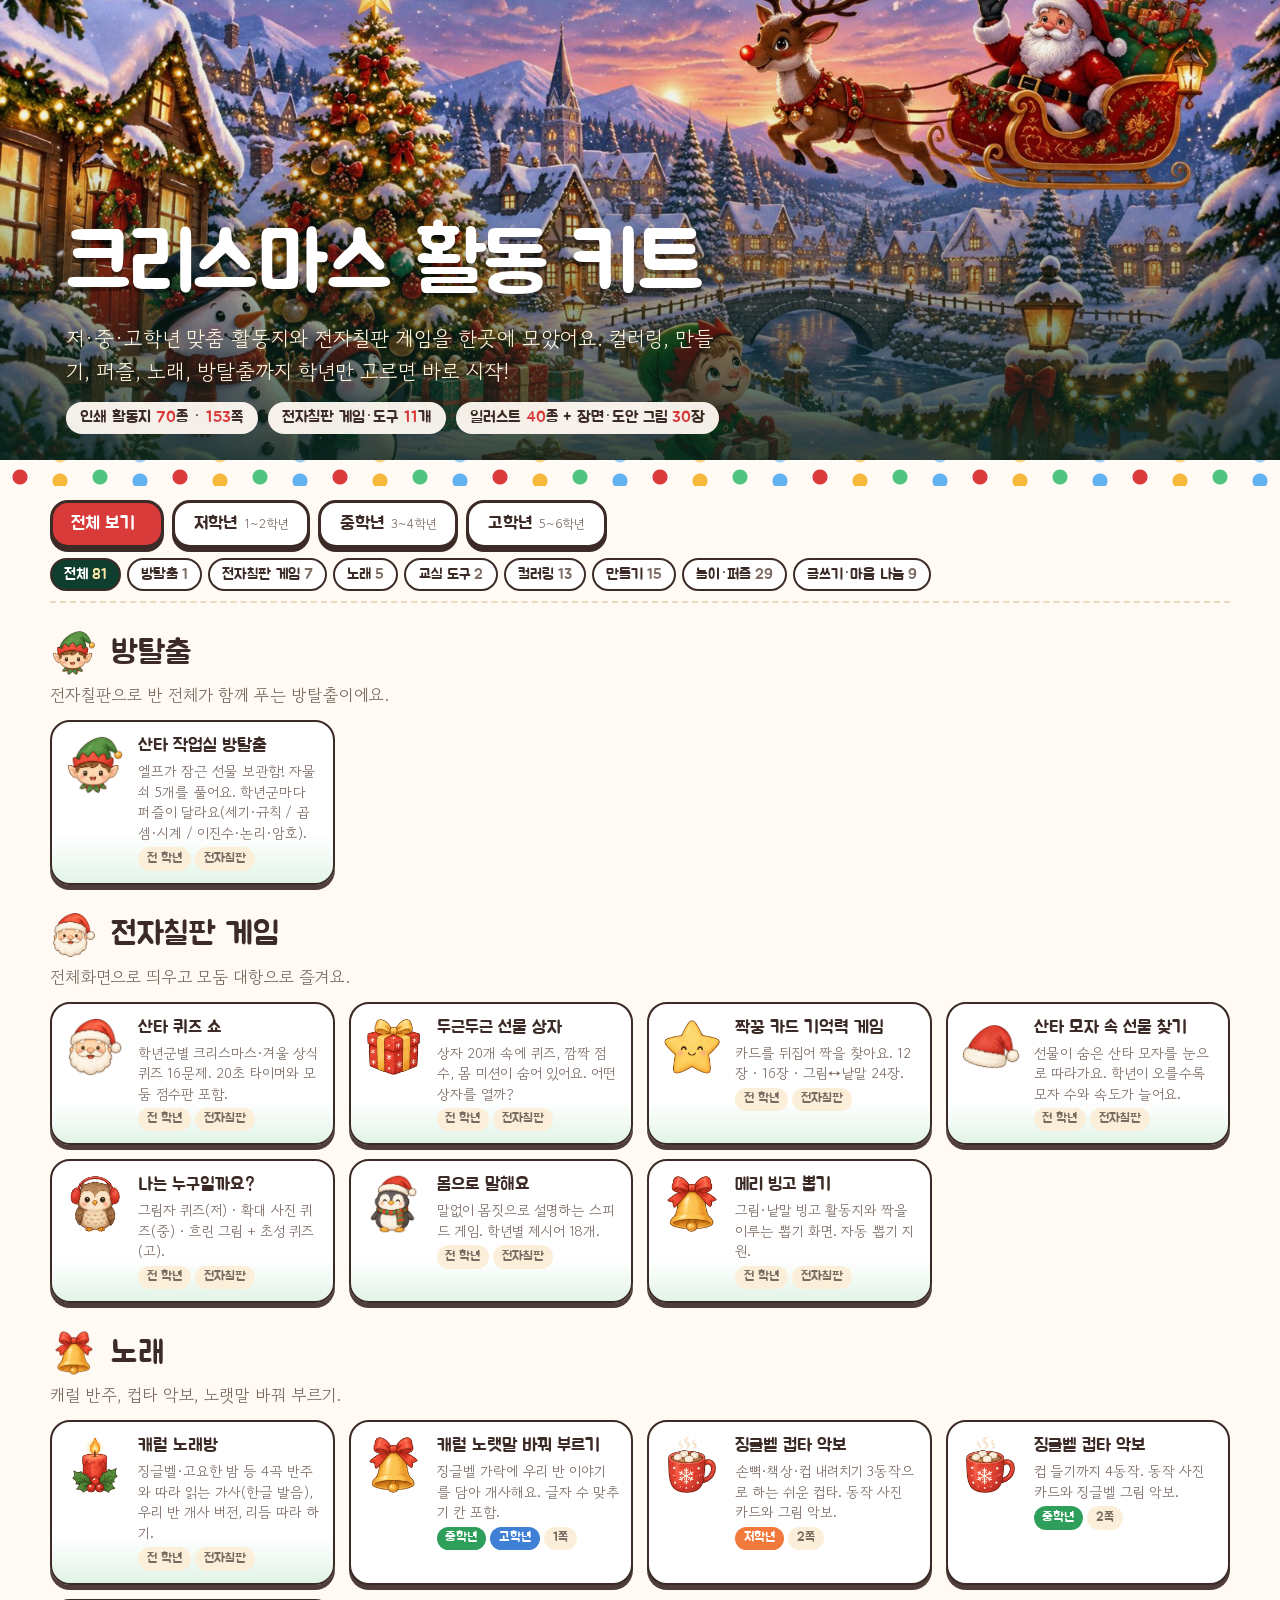
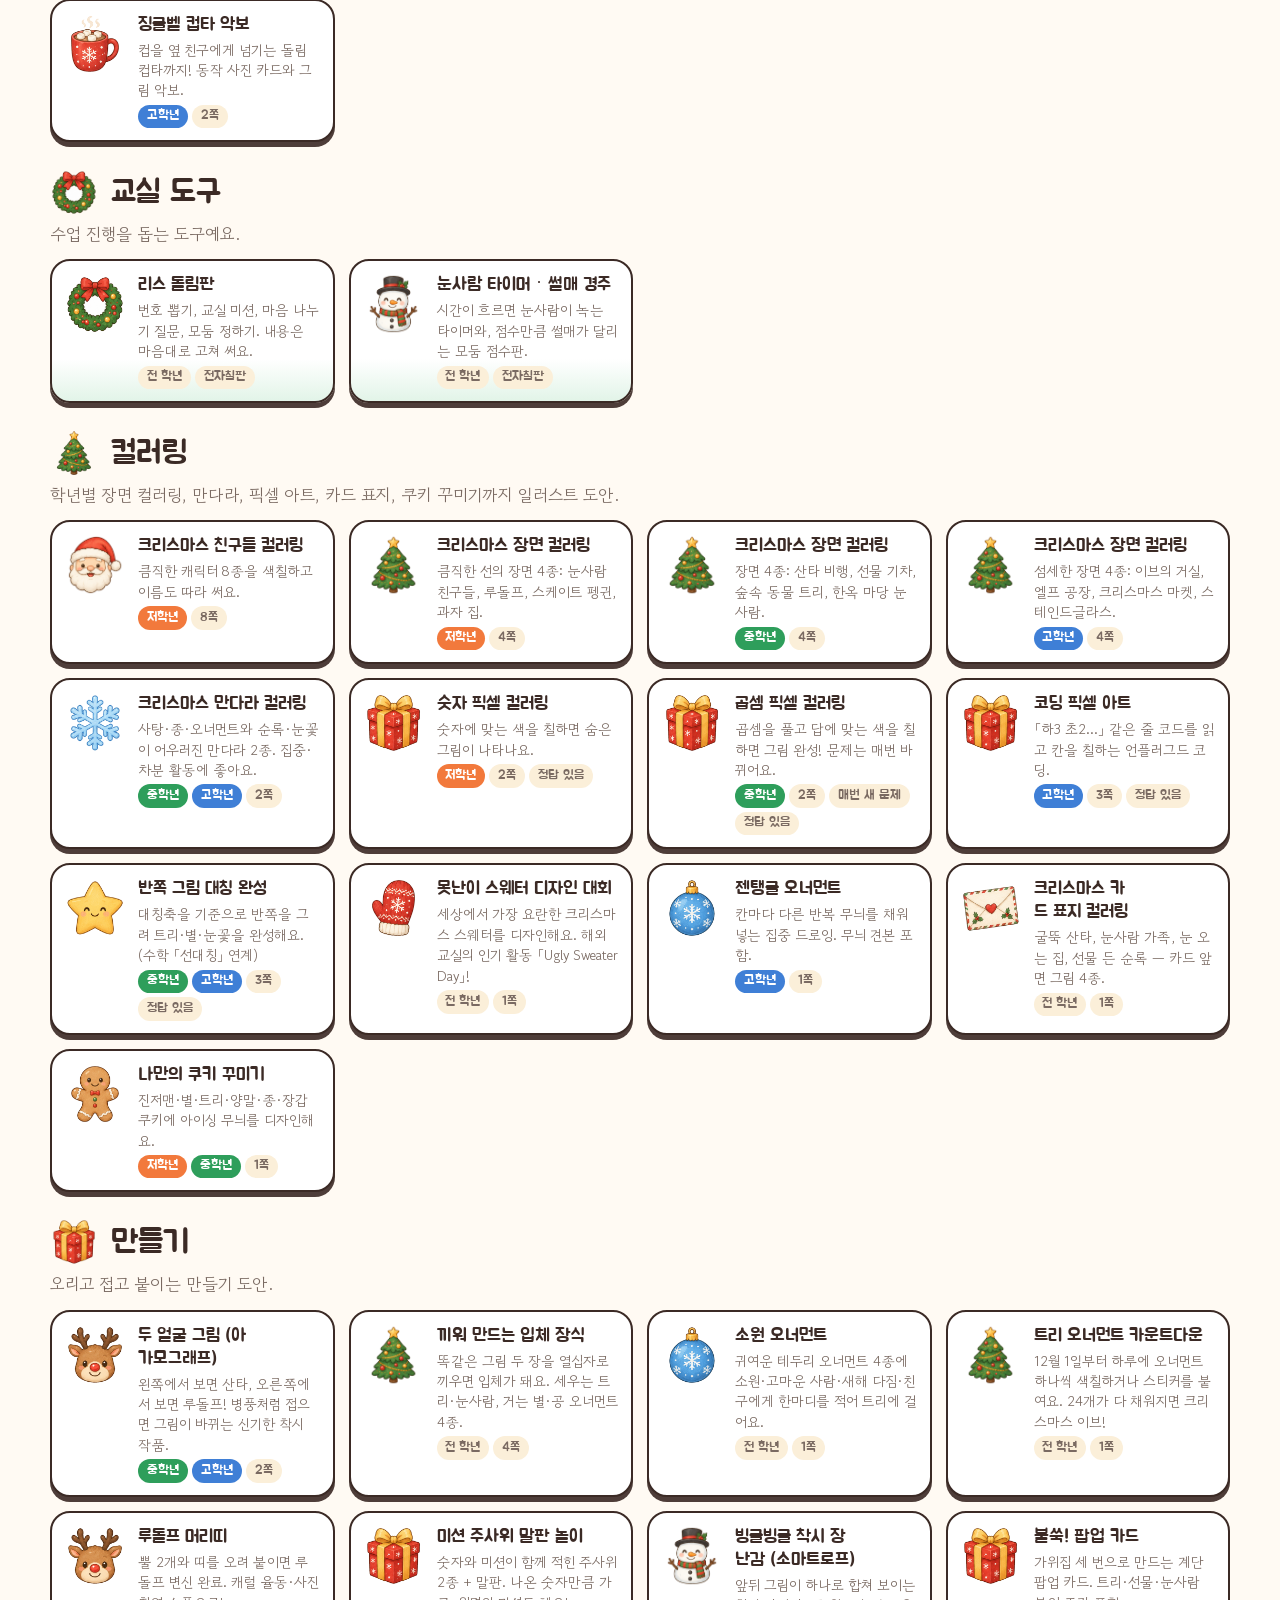
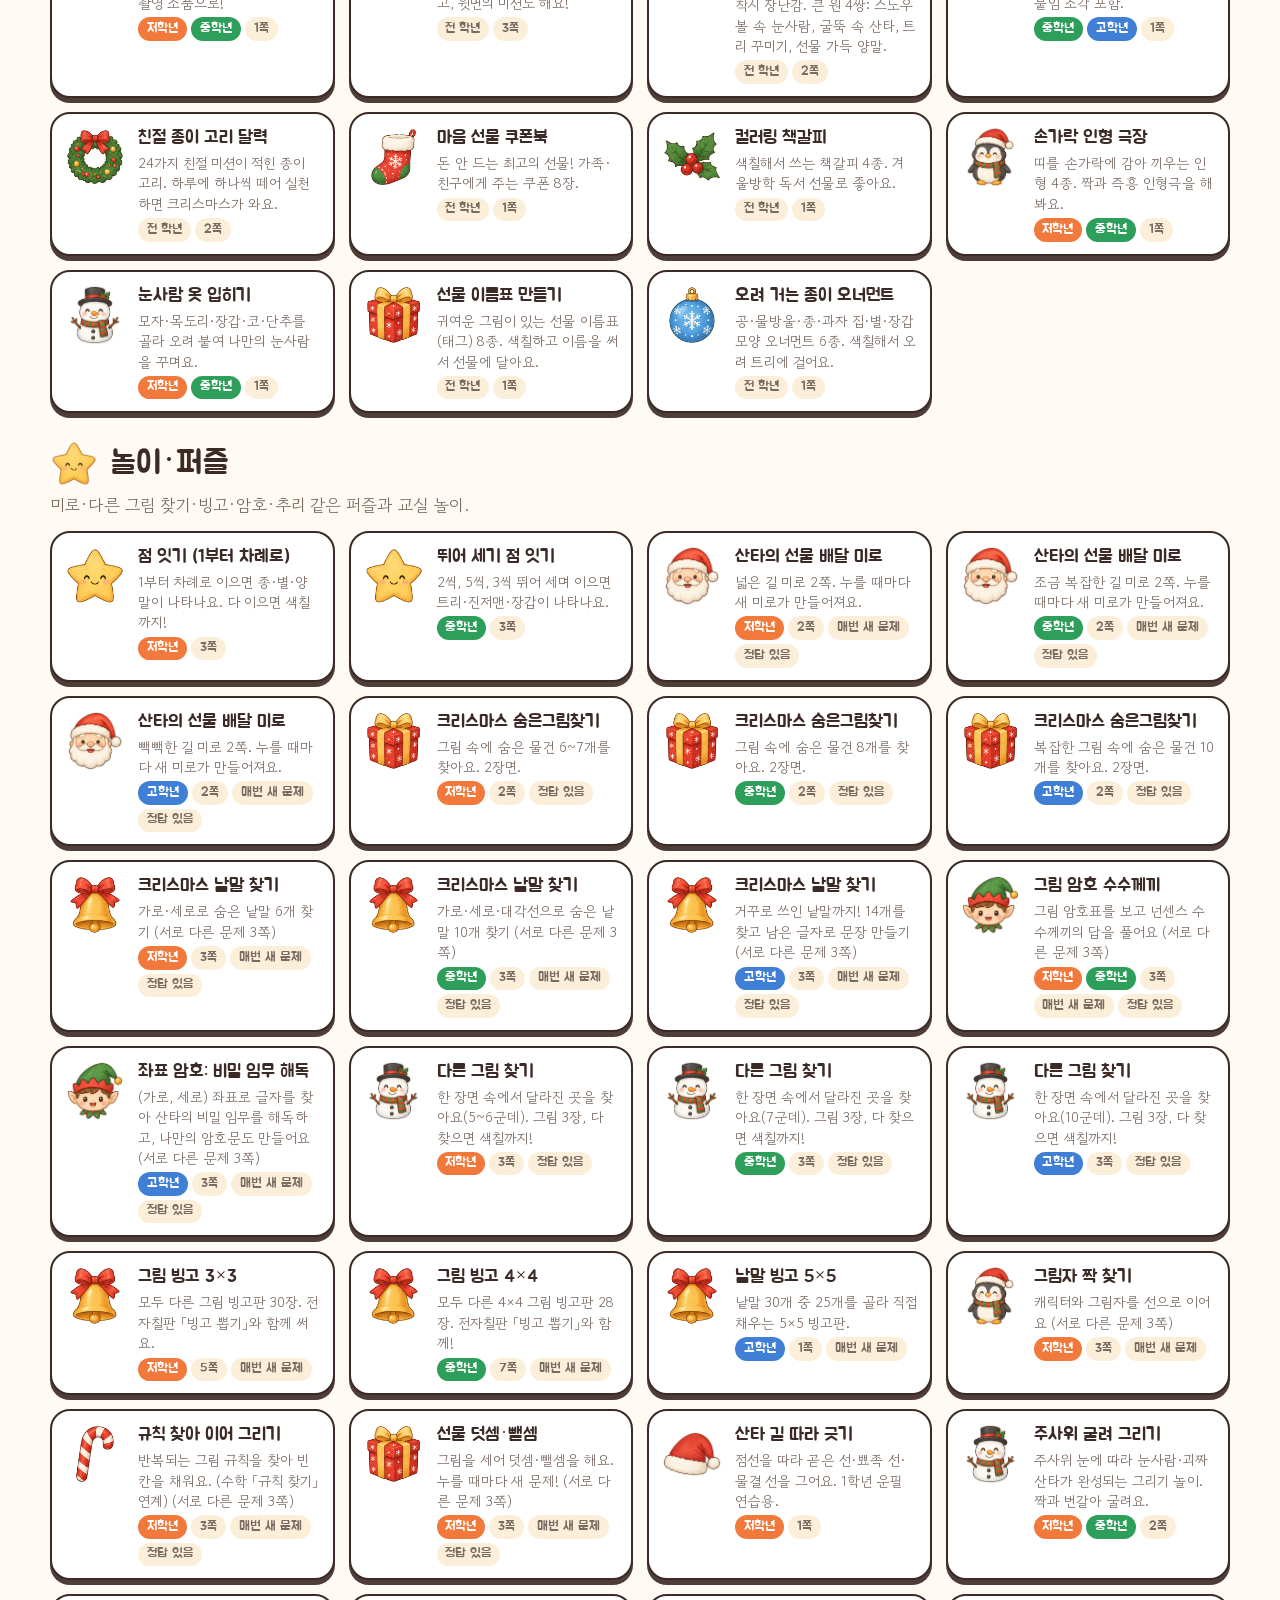
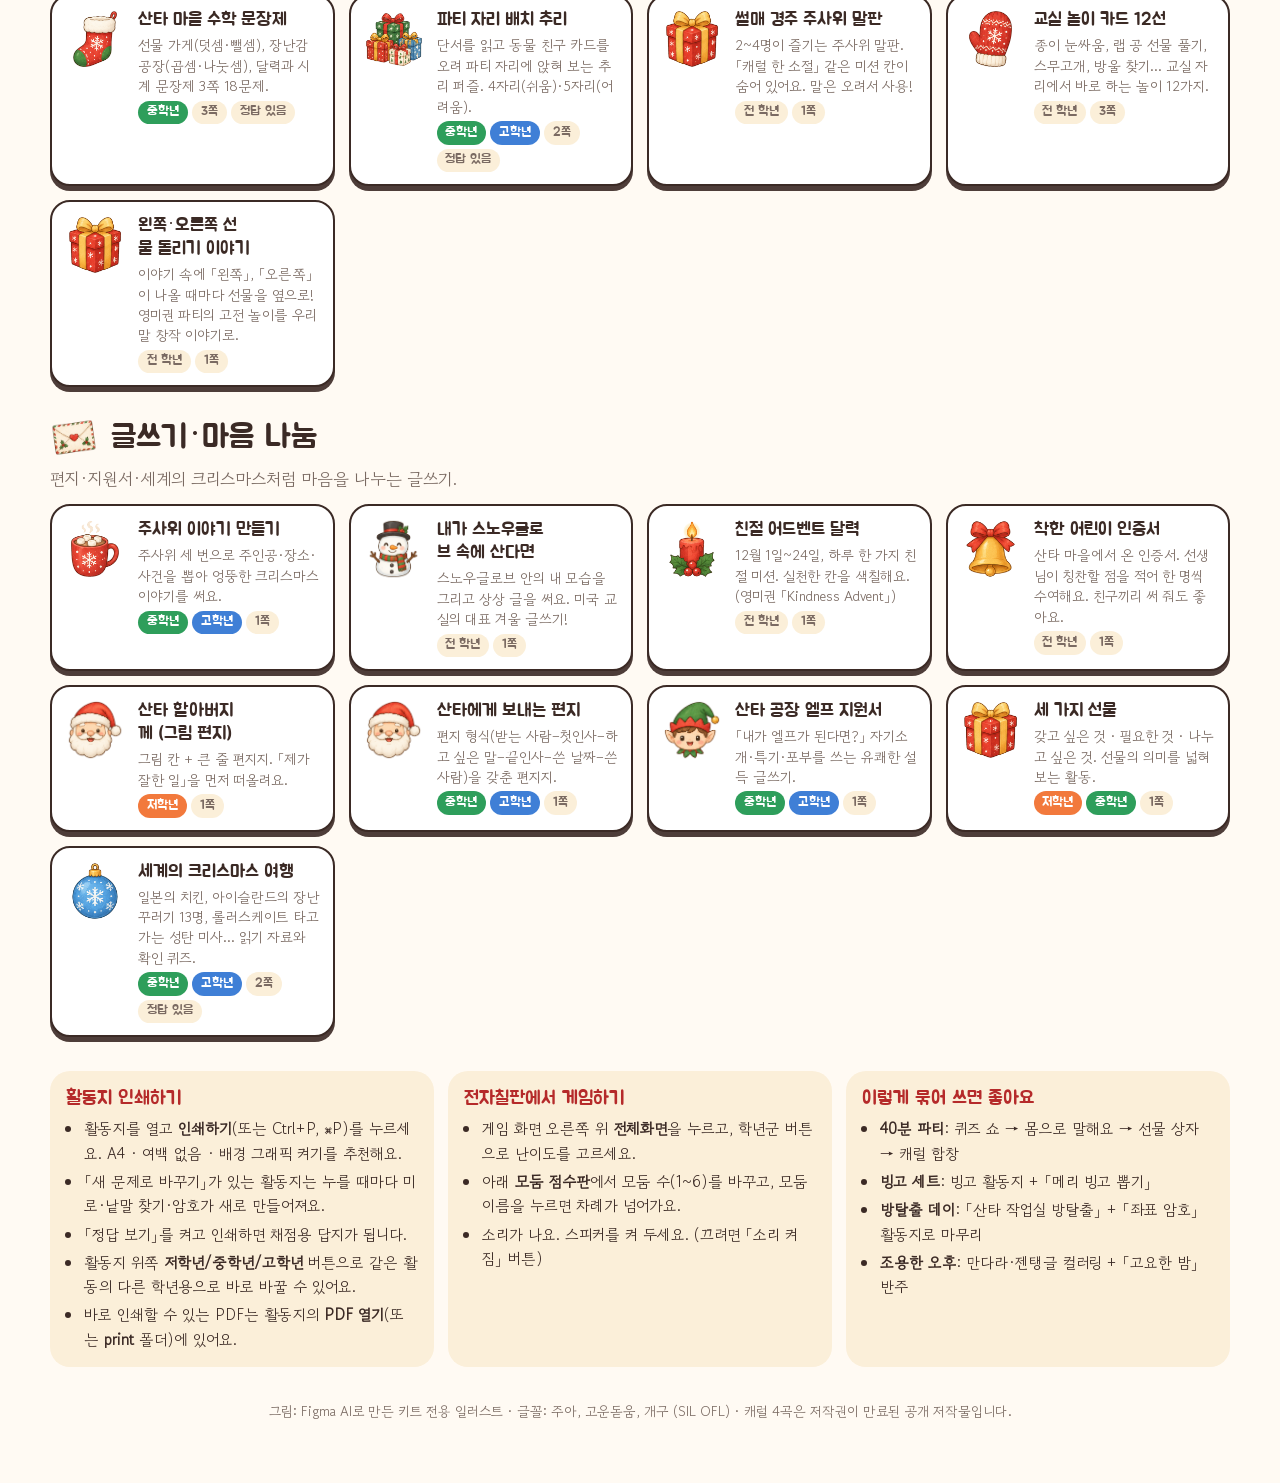
<file: index.html>
<!DOCTYPE html>
<html lang="ko">
<head>
<meta charset="utf-8">
<meta name="viewport" content="width=device-width, initial-scale=1, viewport-fit=cover">
<meta name="claude:viewport-fit-sides" content="cover">
<title>크리스마스 활동 키트</title>
<link rel="stylesheet" href="assets/theme.css">
<link rel="stylesheet" href="assets/sheet.css">
<style>
body{padding-bottom:60px}
body.sheets::before{background:var(--pine)}
@media print{#home{display:none!important}}
.hero{position:relative;margin:0 calc(-1 * max(16px,env(safe-area-inset-left,0px))) 0 calc(-1 * max(16px,env(safe-area-inset-right,0px)));background:#123a2b url(assets/img/page/hero.jpg) center 40%/cover no-repeat;min-height:clamp(260px,38vw,460px);display:flex;align-items:flex-end}
.hero::before{content:"";position:absolute;inset:0;background:linear-gradient(180deg,rgba(10,40,30,.05) 30%,rgba(10,40,30,.82))}
.hero .in{position:relative;width:100%;padding:0 max(16px,env(safe-area-inset-left,0px)) 26px max(16px,env(safe-area-inset-right,0px))}
.hero h1{color:#fff;font-size:clamp(2.4rem,7vw,5.2rem);text-shadow:0 4px 0 rgba(0,0,0,.35);letter-spacing:-.01em}
.hero p{color:#fff4dc;font-size:clamp(1rem,2vw,1.3rem);max-width:60ch;margin-top:6px}
.stats{display:flex;gap:10px;flex-wrap:wrap;margin-top:14px}
.stats span{background:rgba(255,250,243,.95);color:var(--ink);border-radius:999px;padding:.2em .9em;font-family:var(--f-display);font-size:1rem}
.stats b{color:var(--berry);font-weight:400;font-variant-numeric:tabular-nums}
.lights{margin:0 calc(-1 * max(16px,env(safe-area-inset-left,0px)))}
.filters{position:sticky;top:env(safe-area-inset-top,0px);z-index:10;background:var(--snow);padding:14px 0 10px;display:flex;flex-direction:column;gap:10px;border-bottom:2px dashed var(--line)}
body::before{content:"";position:fixed;inset:0 0 auto;height:env(safe-area-inset-top,0px);z-index:11;background:var(--snow)}
.gtabs{display:flex;gap:8px;flex-wrap:wrap}
.gtab{border:3px solid var(--ink);border-radius:18px;background:var(--paper);padding:.35em 1em;font-family:var(--f-display);font-size:1.15rem;box-shadow:0 4px 0 var(--ink);display:flex;align-items:baseline;gap:.4em}
.gtab small{font-family:var(--f-body);font-size:.8rem;color:var(--ink2)}
.gtab[aria-pressed="true"]{color:#fff}.gtab[aria-pressed="true"] small{color:#fff}
.gtab[data-g="all"][aria-pressed="true"]{background:var(--berry)}.gtab[data-g="low"][aria-pressed="true"]{background:var(--low)}.gtab[data-g="mid"][aria-pressed="true"]{background:var(--mid)}.gtab[data-g="high"][aria-pressed="true"]{background:var(--high)}
.cats{display:flex;gap:6px;flex-wrap:wrap}
.cat{border:2px solid var(--ink);border-radius:999px;background:var(--paper);padding:.15em .8em;font-family:var(--f-display);font-size:.95rem}
.cat[aria-pressed="true"]{background:var(--pine);color:#fff}
.cat b{font-weight:400;color:var(--ink2);margin-left:.25em;font-variant-numeric:tabular-nums}
.cat[aria-pressed="true"] b{color:var(--gold2)}
section.grp{margin-top:26px}
section.grp>h2{font-size:clamp(1.5rem,3vw,2rem);display:flex;align-items:center;gap:.4em;margin-bottom:4px}
section.grp>h2 .art{width:1.5em;height:1.5em}
section.grp>p{color:var(--ink2);margin-bottom:12px}
.grid{display:grid;grid-template-columns:repeat(auto-fill,minmax(250px,1fr));gap:14px}
.card{display:flex;gap:12px;align-items:flex-start;text-decoration:none;color:inherit;background:var(--paper);border:2.5px solid var(--ink);border-radius:20px;padding:12px;box-shadow:0 5px 0 rgba(59,42,37,.9);transition:transform .12s;min-width:0}
.card:hover{transform:translateY(-3px)}
.card .art{width:62px;height:62px;flex:none}
.card .tx{min-width:0;display:flex;flex-direction:column;gap:4px}
.card h3{font-size:1.15rem;line-height:1.25}
.card p{font-size:.88rem;color:var(--ink2);line-height:1.45}
.card .meta{display:flex;gap:4px;flex-wrap:wrap;align-items:center}
.card.cb{background:linear-gradient(180deg,#fff 0 70%,var(--mint));}
.guide{margin-top:34px;display:grid;grid-template-columns:repeat(auto-fit,minmax(260px,1fr));gap:14px}
.guide div{background:var(--cream);border-radius:20px;padding:16px}
.guide h3{font-size:1.2rem;color:var(--berry2);margin-bottom:6px}
.guide ul{margin:0;padding-left:1.2em;font-size:.95rem;display:flex;flex-direction:column;gap:4px}
.empty{padding:30px;text-align:center;color:var(--ink2)}
footer.ft{margin-top:34px;font-size:.85rem;color:var(--ink2);text-align:center}
</style>
</head>
<body>
<div id="home">
<header class="hero"><div class="in wrap">
  <h1>크리스마스 활동 키트</h1>
  <p>저·중·고학년 맞춤 활동지와 전자칠판 게임을 한곳에 모았어요. 컬러링, 만들기, 퍼즐, 노래, 방탈출까지 학년만 고르면 바로 시작!</p>
  <div class="stats" id="stats"></div>
</div></header>
<div class="lights"></div>
<div class="wrap">
  <nav class="filters" aria-label="자료 거르기">
    <div class="gtabs" id="gtabs"></div>
    <div class="cats" id="cats"></div>
  </nav>
  <main id="list"></main>
  <div class="guide">
    <div><h3>활동지 인쇄하기</h3><ul><li>활동지를 열고 <b>인쇄하기</b>(또는 Ctrl+P, ⌘P)를 누르세요. A4 · 여백 없음 · 배경 그래픽 켜기를 추천해요.</li><li>「새 문제로 바꾸기」가 있는 활동지는 누를 때마다 미로·낱말 찾기·암호가 새로 만들어져요.</li><li>「정답 보기」를 켜고 인쇄하면 채점용 답지가 됩니다.</li><li>활동지 위쪽 <b>저학년/중학년/고학년</b> 버튼으로 같은 활동의 다른 학년용으로 바로 바꿀 수 있어요.</li><li>바로 인쇄할 수 있는 PDF는 활동지의 <b>PDF 열기</b>(또는 <b>print</b> 폴더)에 있어요.</li></ul></div>
    <div><h3>전자칠판에서 게임하기</h3><ul><li>게임 화면 오른쪽 위 <b>전체화면</b>을 누르고, 학년군 버튼으로 난이도를 고르세요.</li><li>아래 <b>모둠 점수판</b>에서 모둠 수(1~6)를 바꾸고, 모둠 이름을 누르면 차례가 넘어가요.</li><li>소리가 나요. 스피커를 켜 두세요. (끄려면 「소리 켜짐」 버튼)</li></ul></div>
    <div><h3>이렇게 묶어 쓰면 좋아요</h3><ul><li><b>40분 파티</b>: 퀴즈 쇼 → 몸으로 말해요 → 선물 상자 → 캐럴 합창</li><li><b>빙고 세트</b>: 빙고 활동지 + 「메리 빙고 뽑기」</li><li><b>방탈출 데이</b>: 「산타 작업실 방탈출」 + 「좌표 암호」 활동지로 마무리</li><li><b>조용한 오후</b>: 만다라·젠탱글 컬러링 + 「고요한 밤」 반주</li></ul></div>
  </div>
  <footer class="ft">그림: Figma AI로 만든 키트 전용 일러스트 · 글꼴: 주아, 고운돋움, 개구 (SIL OFL) · 캐럴 4곡은 저작권이 만료된 공개 저작물입니다.</footer>
</div>
</div>
<div id="viewer" hidden></div>
<script src="assets/art.js"></script>
<script src="assets/core.js"></script>
<script src="assets/diff-data.js"></script>
<script src="assets/dots-hidden-data.js"></script>
<script src="assets/sheets-core.js"></script>
<script src="assets/sheets-a.js"></script>
<script src="assets/sheets-b.js"></script>
<script src="assets/viewer.js"></script>
<script>
(function(){
  const $ = XK.$, art = XArt.art, G3 = ['low','mid','high'];
  const GAMES = [
    {id:'escape', title:'산타 작업실 방탈출', cat:'escape', grades:G3, icon:'elf', url:'games/escape.html', desc:'엘프가 잠근 선물 보관함! 자물쇠 5개를 풀어요. 학년군마다 퍼즐이 달라요(세기·규칙 / 곱셈·시계 / 이진수·논리·암호).'},
    {id:'quiz', title:'산타 퀴즈 쇼', cat:'game', grades:G3, icon:'santa', url:'games/quiz.html', desc:'학년군별 크리스마스·겨울 상식 퀴즈 16문제. 20초 타이머와 모둠 점수판 포함.'},
    {id:'gift', title:'두근두근 선물 상자', cat:'game', grades:G3, icon:'gift', url:'games/gift-boxes.html', desc:'상자 20개 속에 퀴즈, 깜짝 점수, 몸 미션이 숨어 있어요. 어떤 상자를 열까?'},
    {id:'memory', title:'짝꿍 카드 기억력 게임', cat:'game', grades:G3, icon:'star', url:'games/memory.html', desc:'카드를 뒤집어 짝을 찾아요. 12장 · 16장 · 그림↔낱말 24장.'},
    {id:'hat', title:'산타 모자 속 선물 찾기', cat:'game', grades:G3, icon:'hat', url:'games/hat-shuffle.html', desc:'선물이 숨은 산타 모자를 눈으로 따라가요. 학년이 오를수록 모자 수와 속도가 늘어요.'},
    {id:'guess', title:'나는 누구일까요?', cat:'game', grades:G3, icon:'owl', url:'games/guess.html', desc:'그림자 퀴즈(저) · 확대 사진 퀴즈(중) · 흐린 그림 + 초성 퀴즈(고).'},
    {id:'charades', title:'몸으로 말해요', cat:'game', grades:G3, icon:'penguin', url:'games/charades.html', desc:'말없이 몸짓으로 설명하는 스피드 게임. 학년별 제시어 18개.'},
    {id:'bingo', title:'메리 빙고 뽑기', cat:'game', grades:G3, icon:'bell', url:'games/bingo-caller.html', desc:'그림·낱말 빙고 활동지와 짝을 이루는 뽑기 화면. 자동 뽑기 지원.'},
    {id:'spinner', title:'리스 돌림판', cat:'tool', grades:G3, icon:'wreath', url:'games/spinner.html', desc:'번호 뽑기, 교실 미션, 마음 나누기 질문, 모둠 정하기. 내용은 마음대로 고쳐 써요.'},
    {id:'timer', title:'눈사람 타이머 · 썰매 경주', cat:'tool', grades:G3, icon:'snowman', url:'games/timer.html', desc:'시간이 흐르면 눈사람이 녹는 타이머와, 점수만큼 썰매가 달리는 모둠 점수판.'},
    {id:'carol', title:'캐럴 노래방', cat:'song', grades:G3, icon:'candle', url:'games/carol.html', desc:'징글벨·고요한 밤 등 4곡 반주와 따라 읽는 가사(한글 발음), 우리 반 개사 버전, 리듬 따라 하기.'},
  ];
  const CATS = {all:'전체', escape:'방탈출', game:'전자칠판 게임', song:'노래', tool:'교실 도구', color:'컬러링', make:'만들기', play:'놀이·퍼즐', write:'글쓰기·마음 나눔'};
  const ORDER = ['escape','game','song','tool','color','make','play','write'];
  const INTRO = {escape:['elf','전자칠판으로 반 전체가 함께 푸는 방탈출이에요.'], game:['santa','전체화면으로 띄우고 모둠 대항으로 즐겨요.'], song:['bell','캐럴 반주, 컵타 악보, 노랫말 바꿔 부르기.'], tool:['wreath','수업 진행을 돕는 도구예요.'], color:['tree','학년별 장면 컬러링, 만다라, 픽셀 아트, 카드 표지, 쿠키 꾸미기까지 일러스트 도안.'], make:['gift','오리고 접고 붙이는 만들기 도안.'], play:['star','미로·다른 그림 찾기·빙고·암호·추리 같은 퍼즐과 교실 놀이.'], write:['letter','편지·지원서·세계의 크리스마스처럼 마음을 나누는 글쓰기.']};
  const items = [...GAMES.map(x=>({...x, kind:'board'})), ...SHEETS.map(s=>({...s, kind:'sheet'}))];
  let G = XK.store.get('idxg','all'), C = 'all';
  const h = location.hash.slice(1); if(['all','low','mid','high'].includes(h)) G = h;
  const pages = {}; SHEETS.forEach(s=>{ try{ pages[s.id] = s.gen({r:XK.rng(1),seed:1,ans:false}).length; }catch(e){ pages[s.id]=1; } });
  const nPages = Object.values(pages).reduce((a,b)=>a+b,0);
  $('#stats').innerHTML = `<span>인쇄 활동지 <b>${SHEETS.length}</b>종 · <b>${nPages}</b>쪽</span><span>전자칠판 게임·도구 <b>${GAMES.length}</b>개</span><span>일러스트 <b>${XArt.NAMES.length}</b>종 + 장면·도안 그림 <b>30</b>장</span>`;
  function tabs(){
    $('#gtabs').innerHTML = [['all','전체 보기',''],...G3.map(g=>[g,XK.GRADES[g],XK.GRADE_SUB[g]])].map(([g,t,s])=>`<button class="gtab" data-g="${g}" aria-pressed="${g===G}">${t}<small>${s}</small></button>`).join('');
    document.querySelectorAll('.gtab').forEach(b=>b.onclick=()=>{ G=b.dataset.g; XK.store.set('idxg',G); if(G!=='all') XK.store.set('grade',G); try{history.replaceState(null,'','#'+G);}catch(e){} tabs(); render(); });
  }
  const fit = (x)=> G==='all' || x.grades.includes(G);
  function render(){
    const vis = items.filter(fit);
    $('#cats').innerHTML = ['all',...ORDER].map(c=>{ const n = c==='all'?vis.length:vis.filter(x=>x.cat===c).length; return n||c==='all'?`<button class="cat" data-c="${c}" aria-pressed="${c===C}">${CATS[c]}<b>${n}</b></button>`:''; }).join('');
    document.querySelectorAll('.cat').forEach(b=>b.onclick=()=>{ C=b.dataset.c; render(); });
    const gHash = G==='all' ? XK.store.get('grade','mid') : G;
    $('#list').innerHTML = ORDER.filter(c=>C==='all'||C===c).map(c=>{
      const L = vis.filter(x=>x.cat===c); if(!L.length) return '';
      return `<section class="grp"><h2>${art(INTRO[c][0])}${CATS[c]}</h2><p>${INTRO[c][1]}</p><div class="grid">${L.map(x=>`<a class="card ${x.kind==='board'?'cb':''}" href="${x.kind==='board'?x.url+'#'+gHash:'#'+x.id}">${art(x.icon)}<div class="tx"><h3>${x.title}</h3><p>${x.desc}</p><div class="meta">${x.grades.length===3?'<span class="chip ghost">전 학년</span>':x.grades.map(g=>`<span class="chip ${g}">${XK.GRADES[g]}</span>`).join('')}<span class="chip ghost">${x.kind==='board'?'전자칠판':pages[x.id]+'쪽'}</span>${x.random?'<span class="chip ghost">매번 새 문제</span>':''}${x.answers?'<span class="chip ghost">정답 있음</span>':''}</div></div></a>`).join('')}</div></section>`;
    }).join('') || '<p class="empty">이 학년군에 맞는 자료가 없어요.</p>';
  }
  tabs(); render();
  /* 활동지는 이 페이지 안에서 열어요 (주소 #활동지id) */
  let V = null, lastY = 0;
  function route(){
    const id = location.hash.slice(1), sh = XViewer.find(id);
    if(sh){
      if(!V) V = XViewer.mount($('#viewer'), { home: ()=>G });
      if($('#viewer').hidden) lastY = scrollY;
      $('#home').hidden = true; $('#viewer').hidden = false; document.body.classList.add('sheets');
      V.open(id); scrollTo(0,0);
    } else {
      const wasOpen = !$('#viewer').hidden;
      $('#viewer').hidden = true; $('#home').hidden = false; document.body.classList.remove('sheets'); document.title = '크리스마스 활동 키트';
      if(['all','low','mid','high'].includes(id) && id!==G){ G = id; tabs(); render(); }
      if(wasOpen) scrollTo(0, lastY);
    }
  }
  addEventListener('hashchange', route); route();
})();
</script>
</body>
</html>
</file>
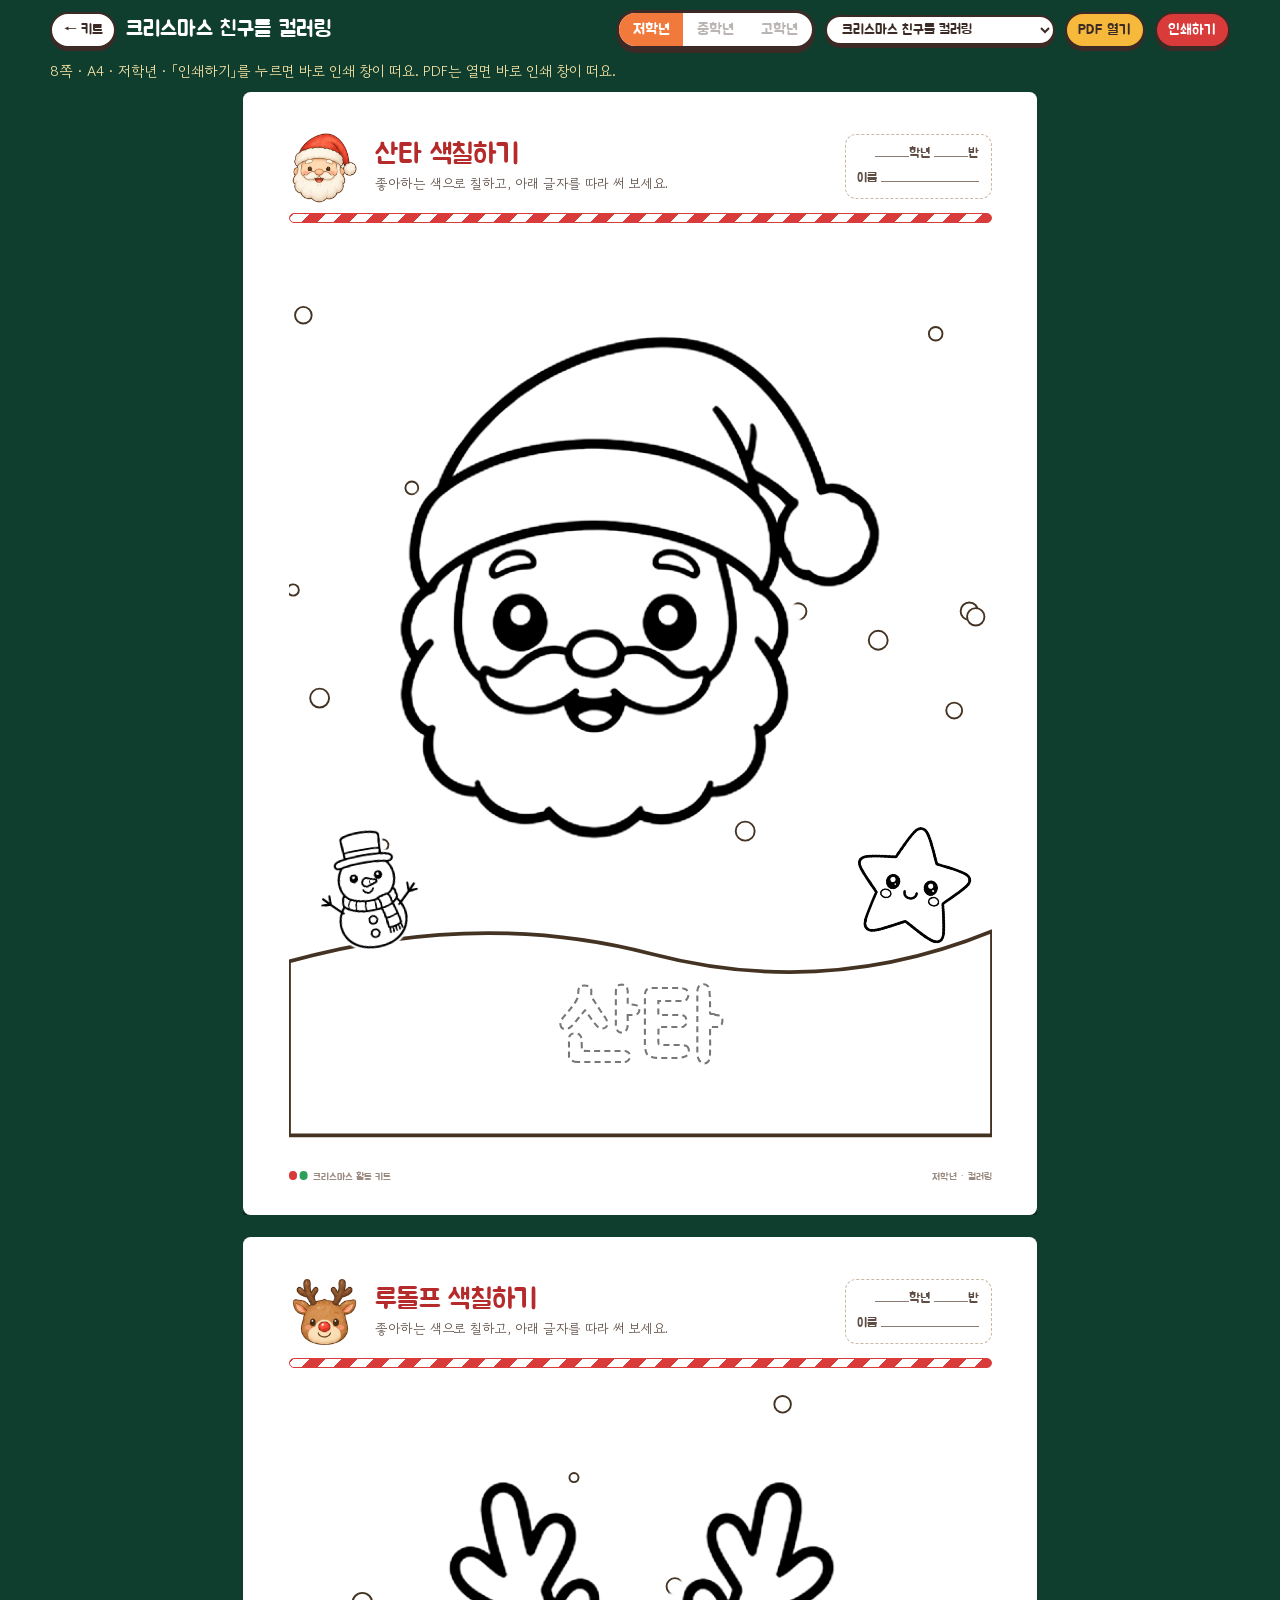
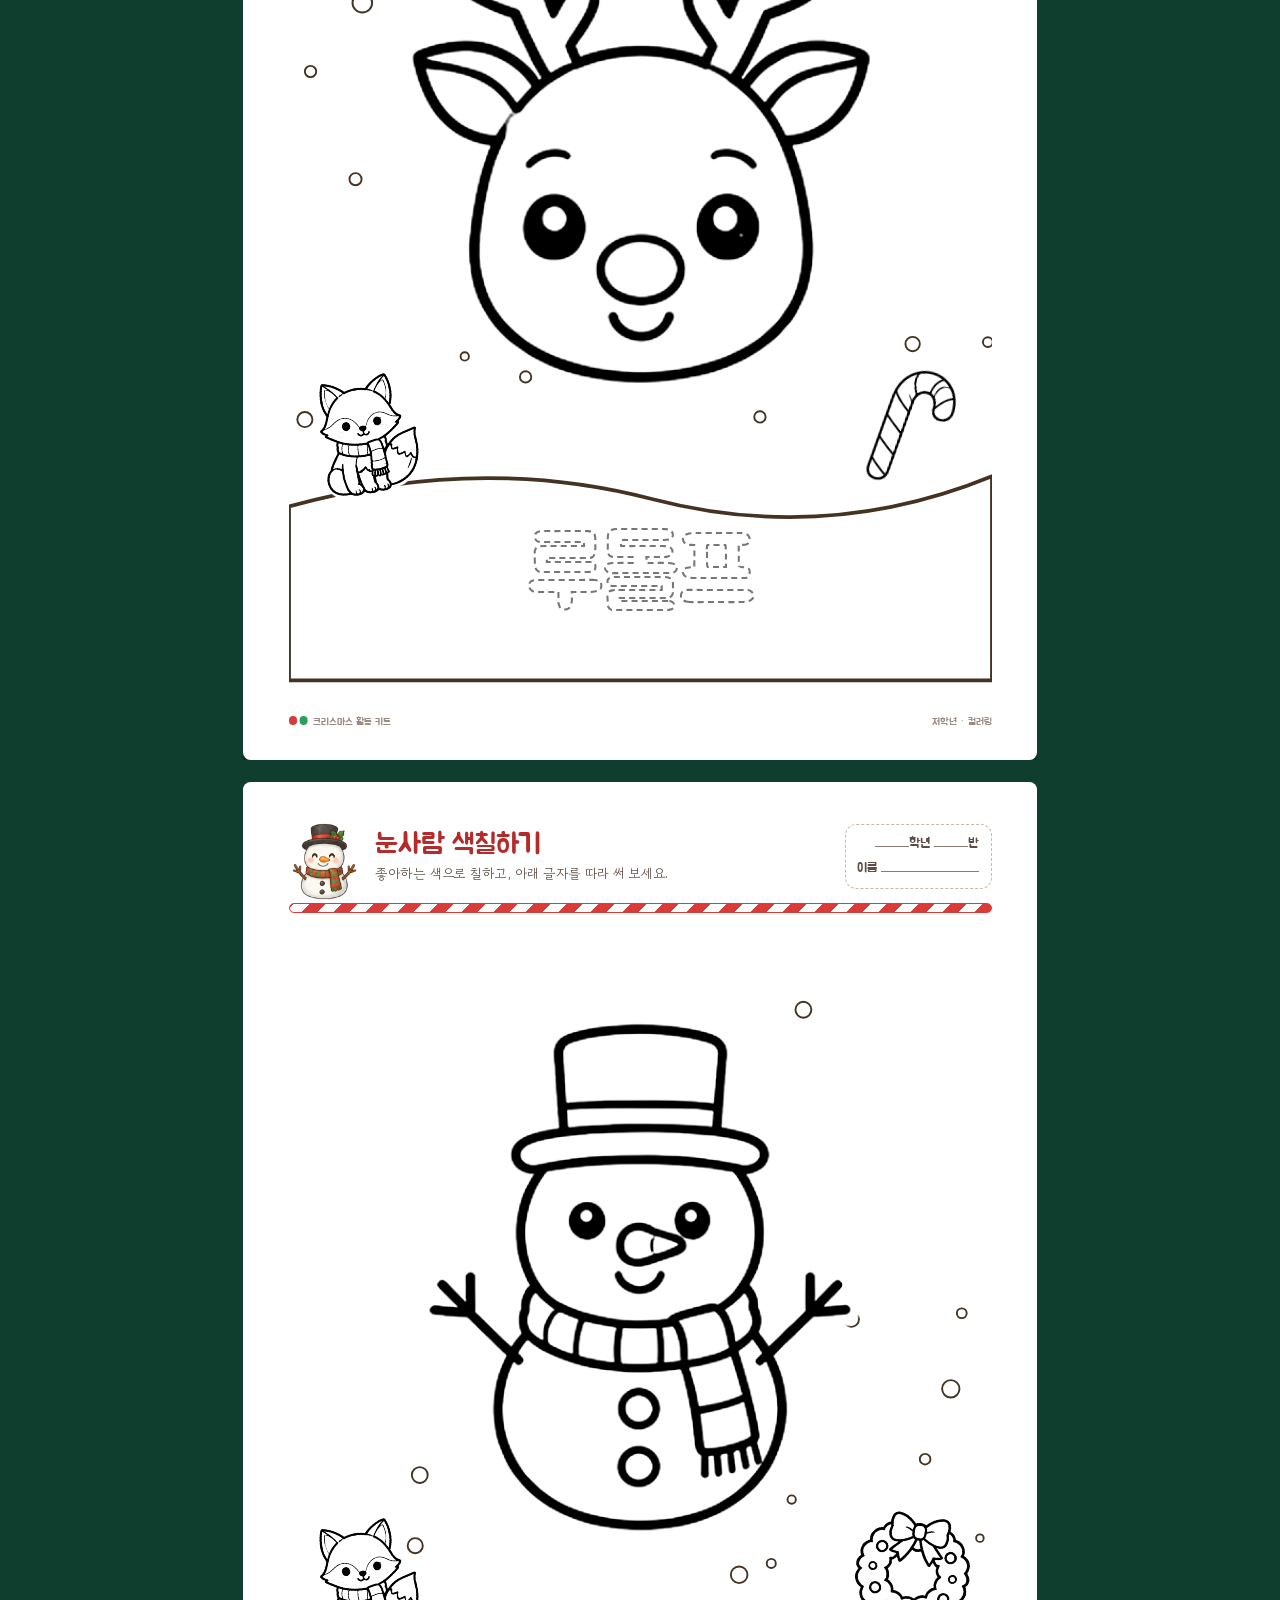
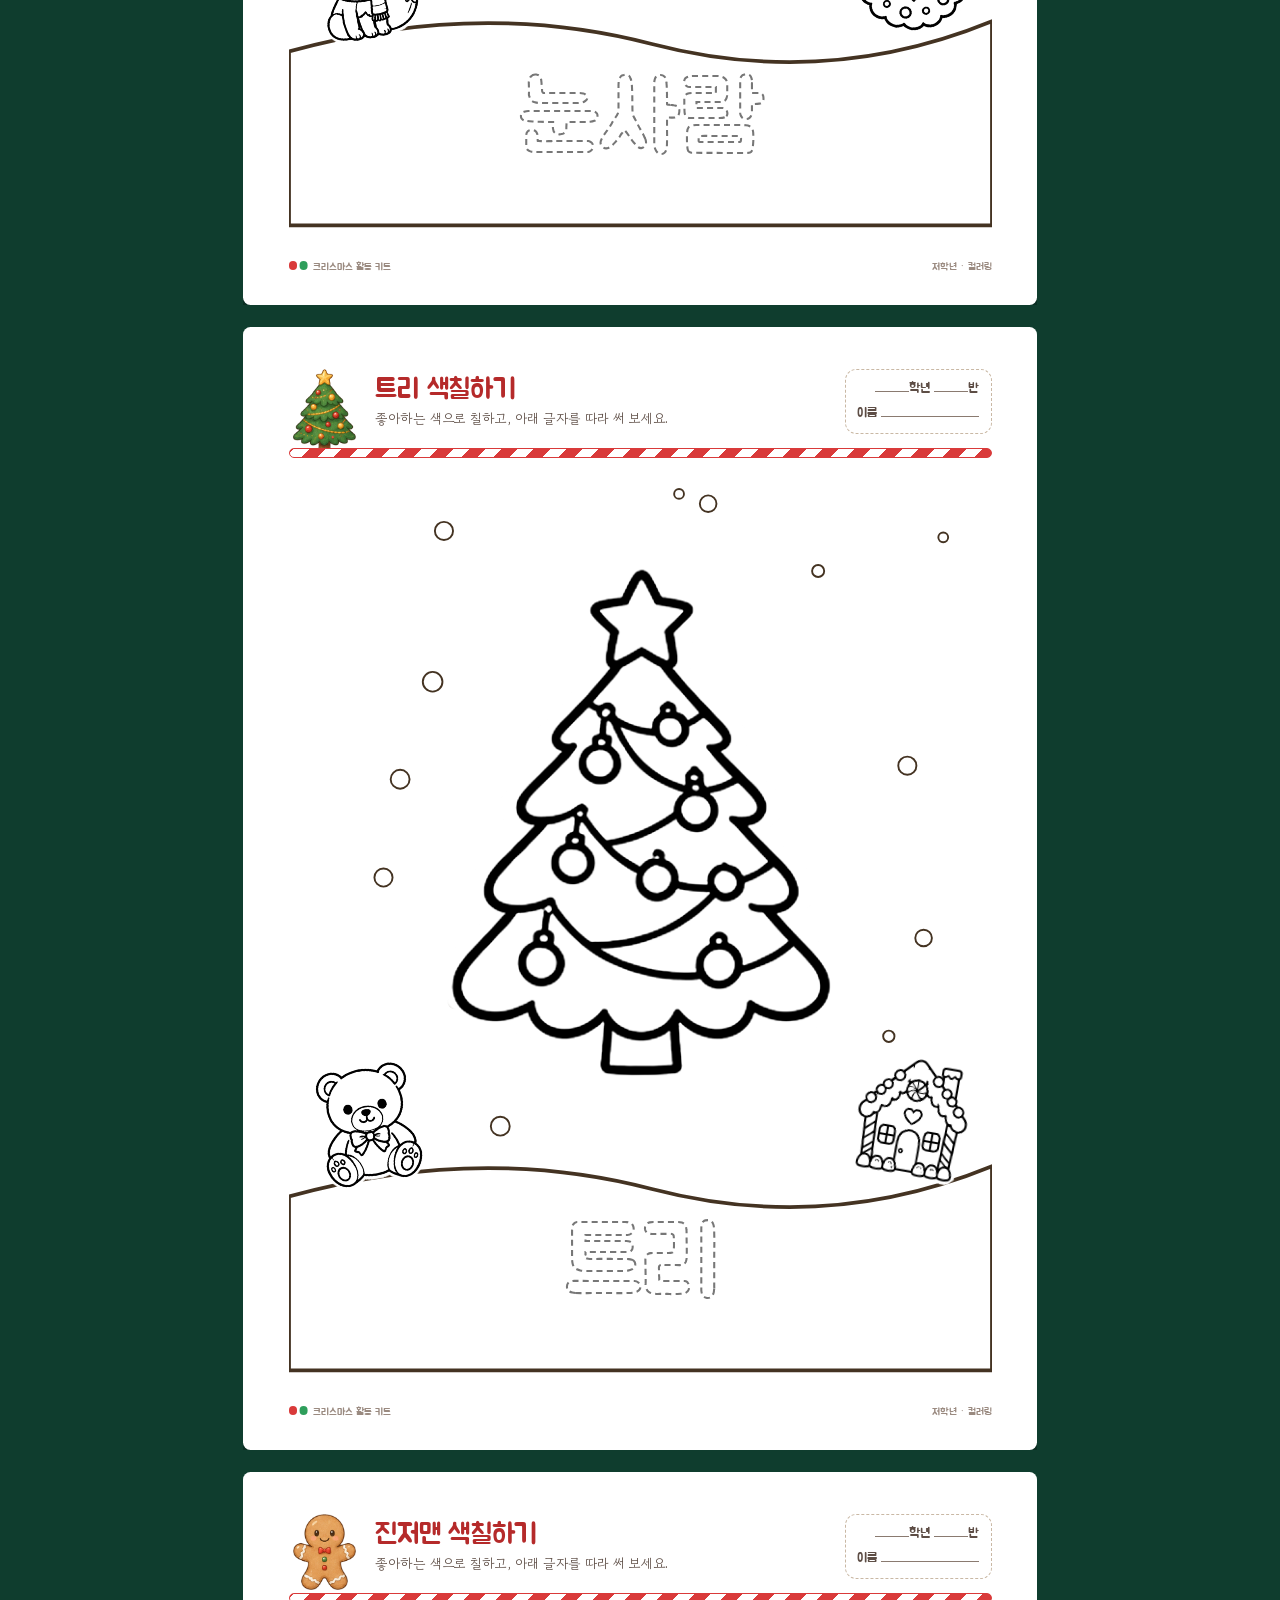
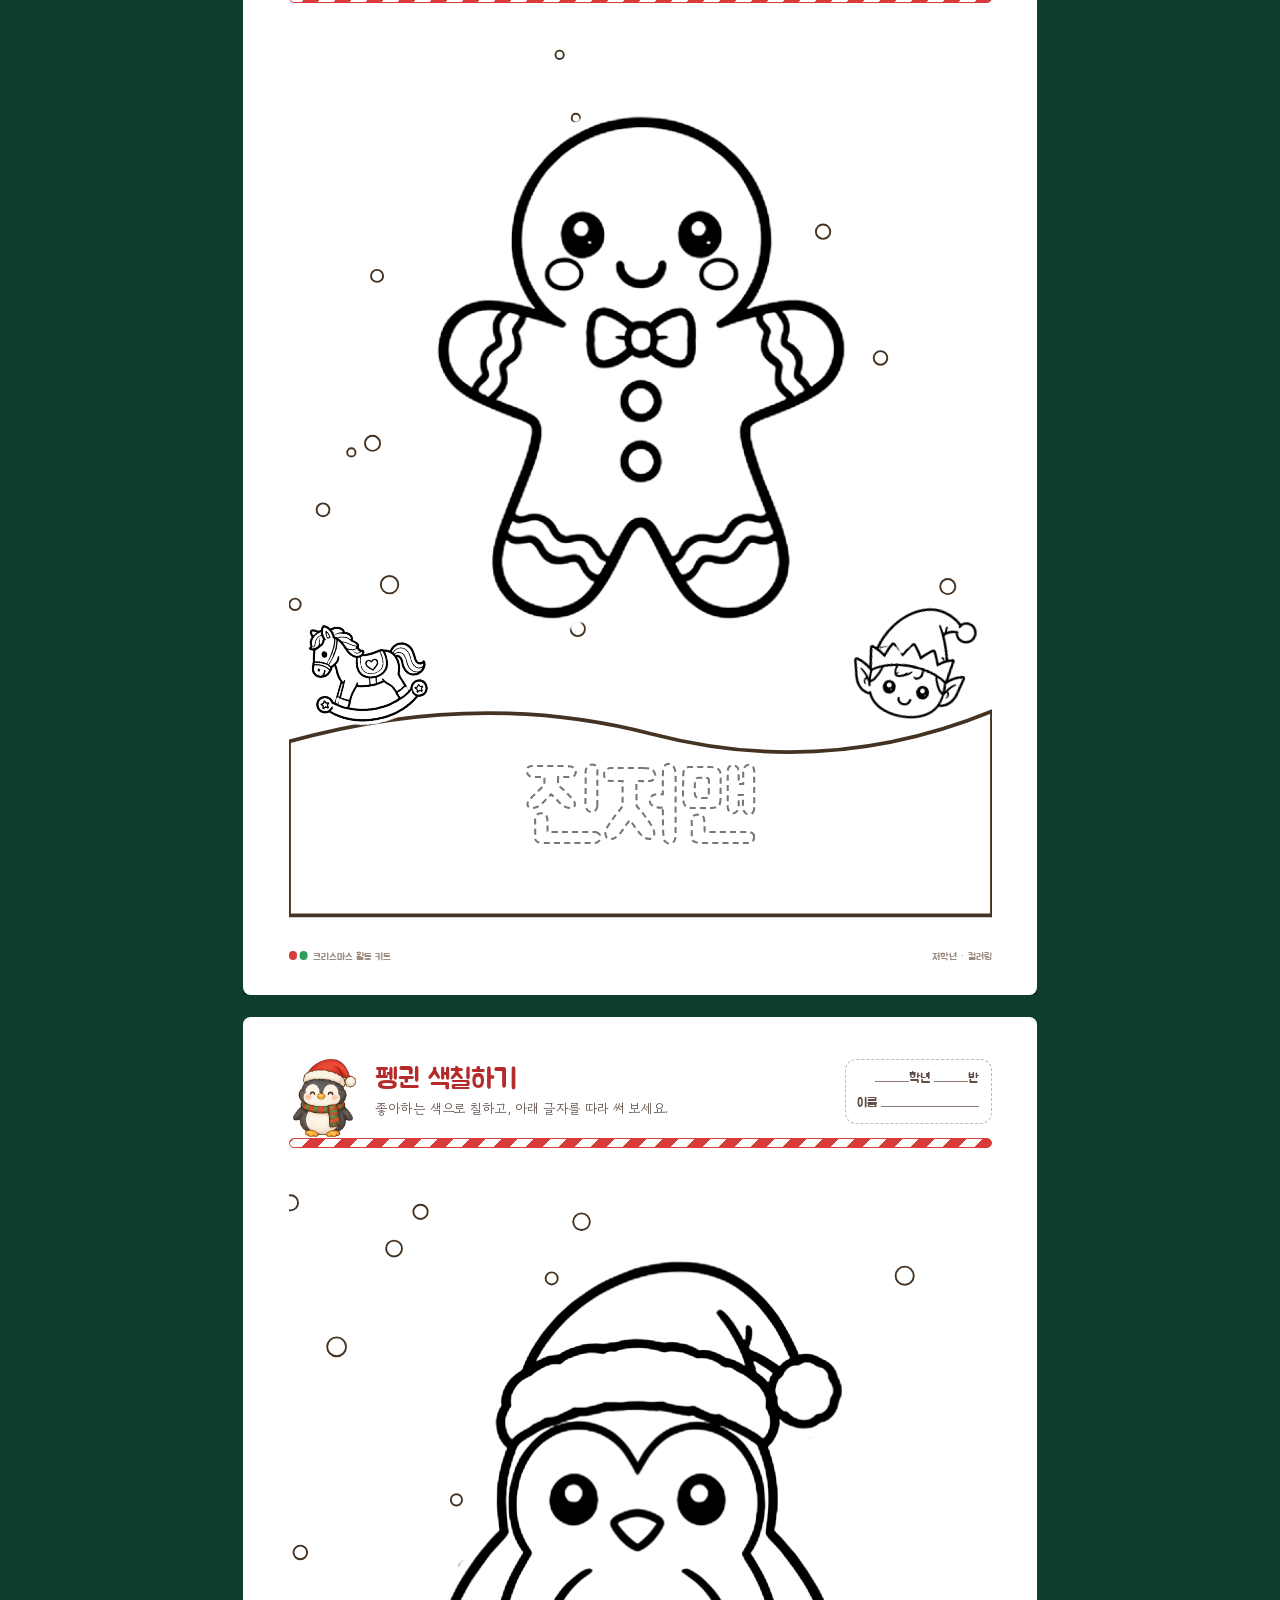
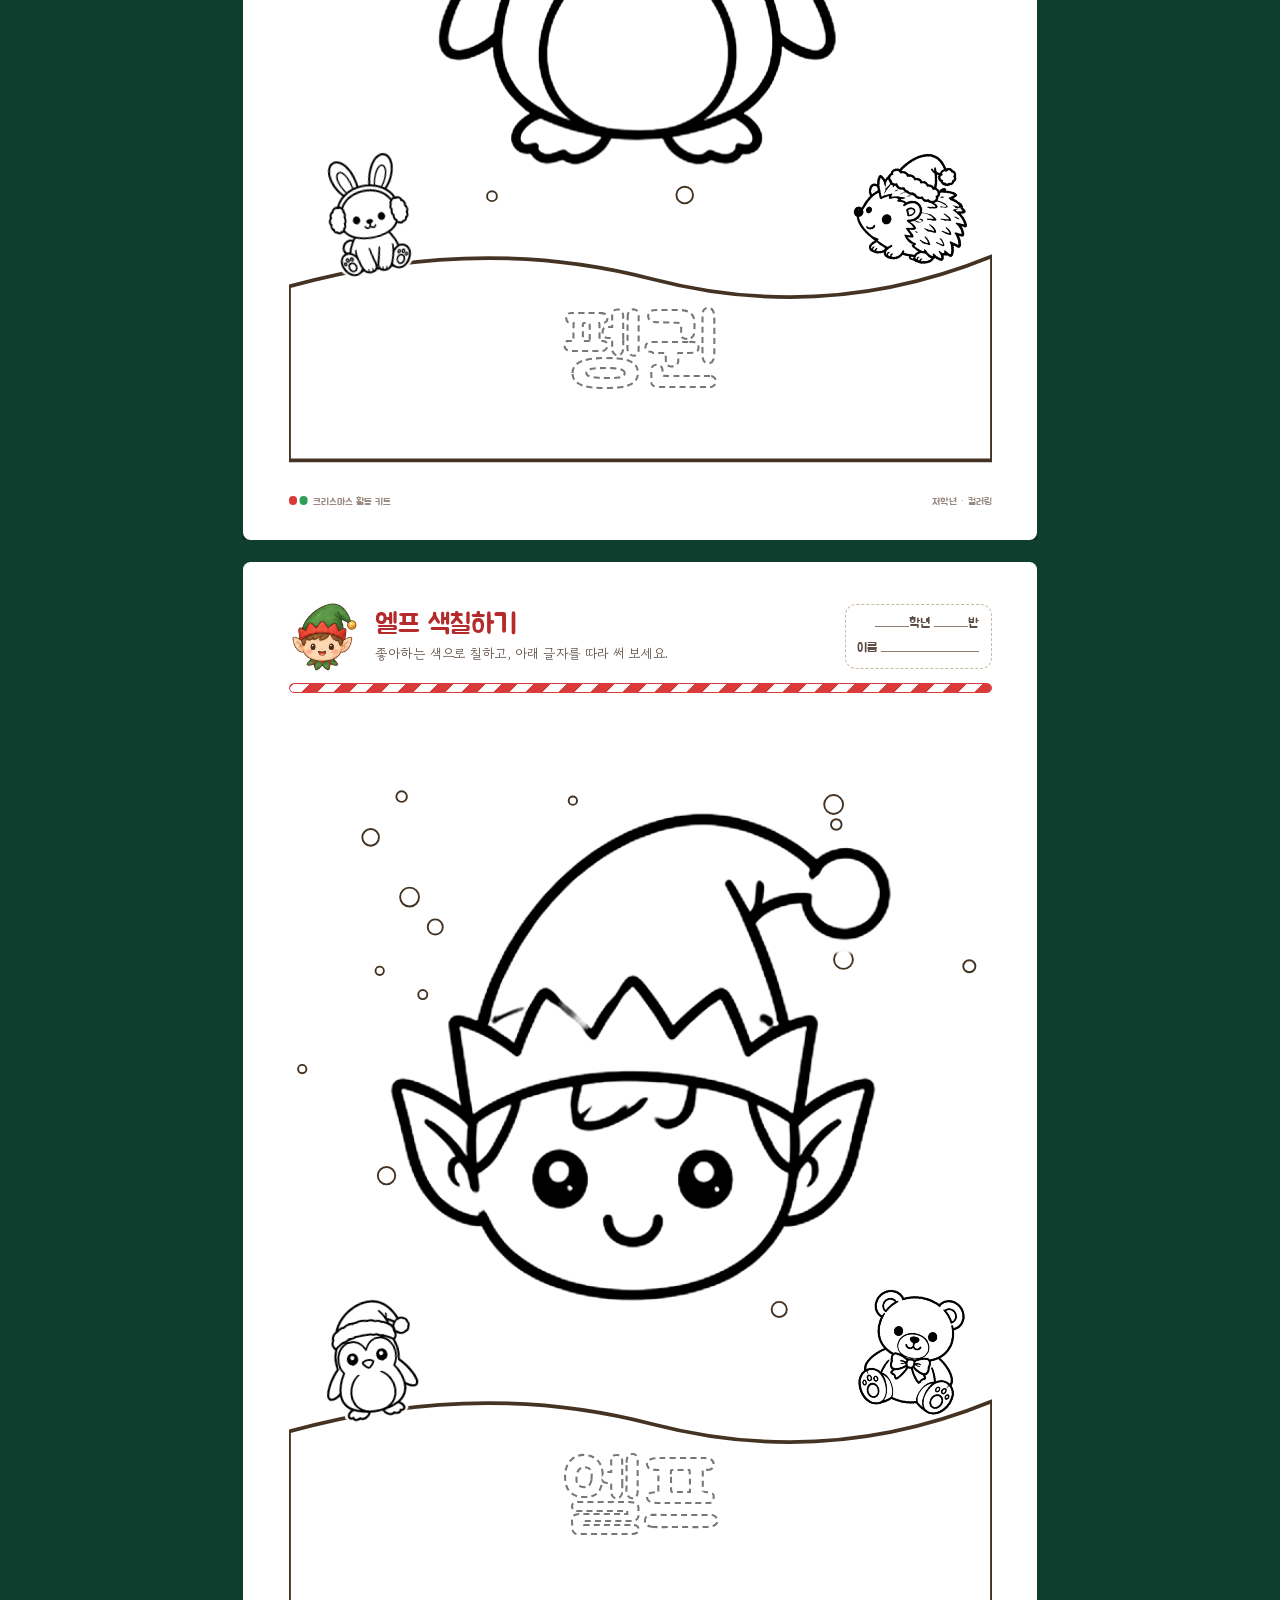
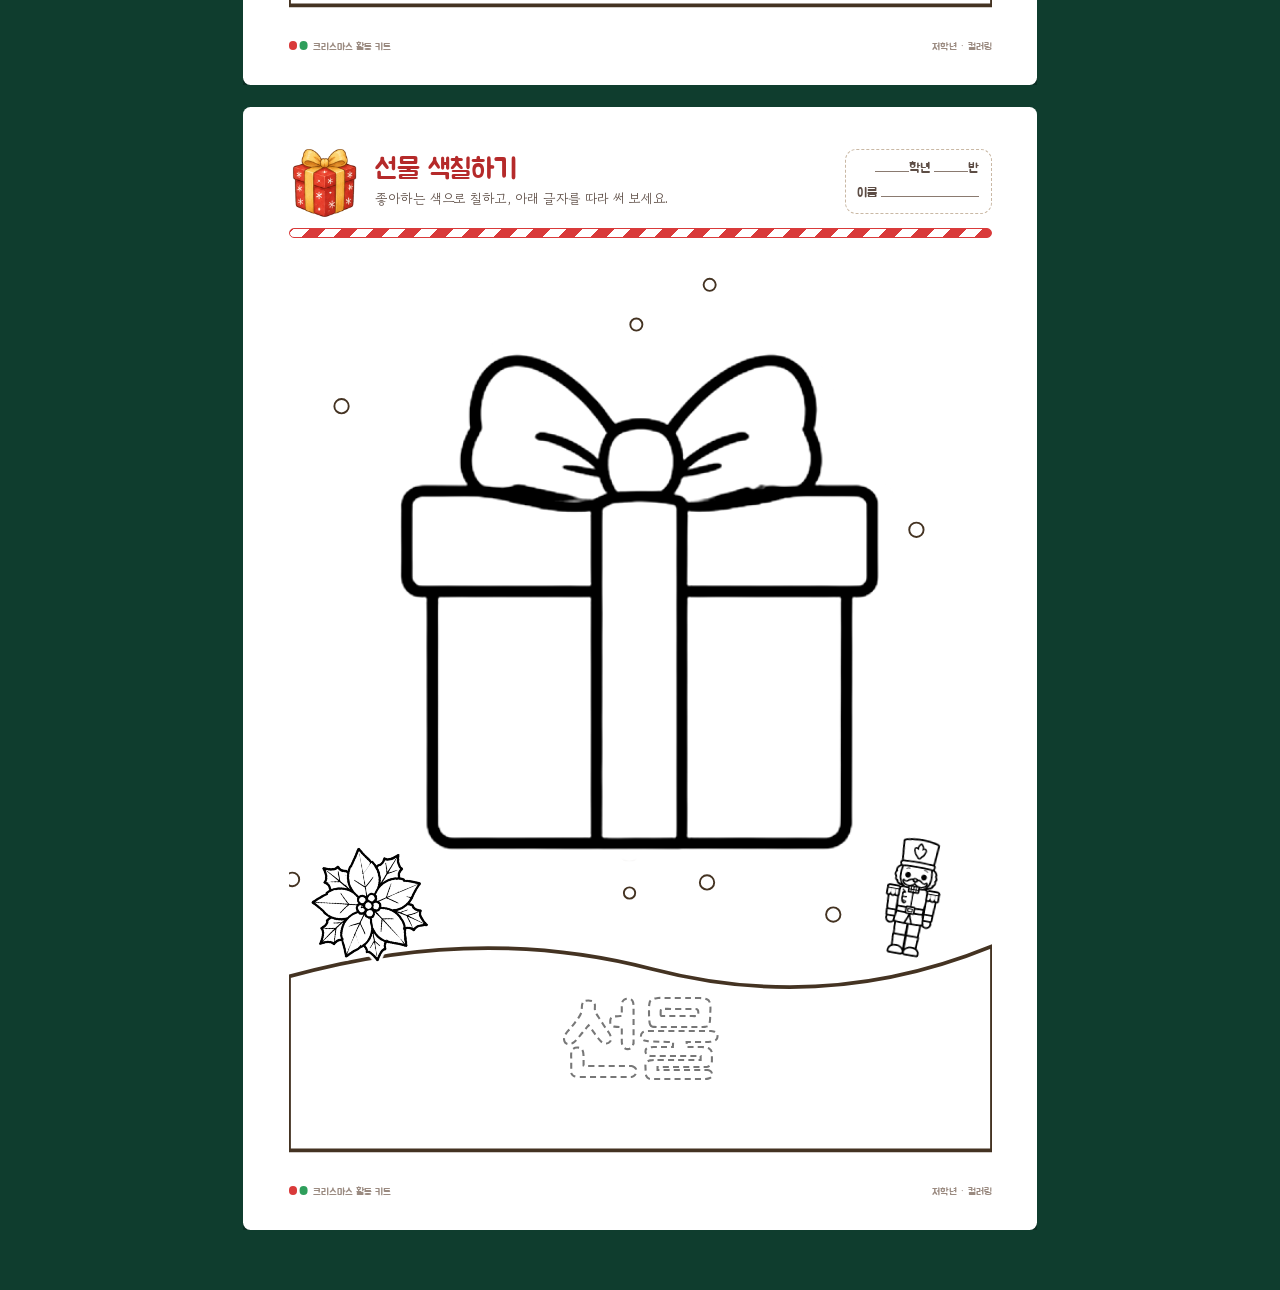
<file: sheet.html>
<!DOCTYPE html>
<html lang="ko">
<head>
<meta charset="utf-8">
<meta name="viewport" content="width=device-width, initial-scale=1, viewport-fit=cover">
<title>크리스마스 활동지</title>
<link rel="stylesheet" href="assets/theme.css">
<link rel="stylesheet" href="assets/sheet.css">
</head>
<body class="sheets">
<div id="viewer"></div>
<script src="assets/art.js"></script>
<script src="assets/core.js"></script>
<script src="assets/diff-data.js"></script>
<script src="assets/dots-hidden-data.js"></script>
<script src="assets/sheets-core.js"></script>
<script src="assets/sheets-a.js"></script>
<script src="assets/sheets-b.js"></script>
<script src="assets/viewer.js"></script>
<script>
(function(){
  const V = XViewer.mount(document.getElementById('viewer'));
  const go = ()=>{ const id = location.hash.slice(1); V.open(XViewer.find(id) ? id : SHEETS[0].id); scrollTo(0,0); };
  addEventListener('hashchange', go);
  window.__render = (sd, a)=>V.rerender(sd, a);
  go();
  /* ?print=1 이면 그림이 다 불러와진 뒤 바로 인쇄 창 (정답지는 &ans=1) */
  const q = new URLSearchParams(location.search);
  if (q.get('ans') === '1') V.rerender(1225, true);
  if (q.get('print') === '1') {
    const ready = () => Promise.all([document.fonts ? document.fonts.ready : 0, ...[...document.images].map(im => im.complete ? 0 : new Promise(r => { im.onload = im.onerror = r; }))]);
    addEventListener('load', () => ready().then(() => setTimeout(() => window.print(), 600)));
  }
})();
</script>
</body>
</html>
</file>
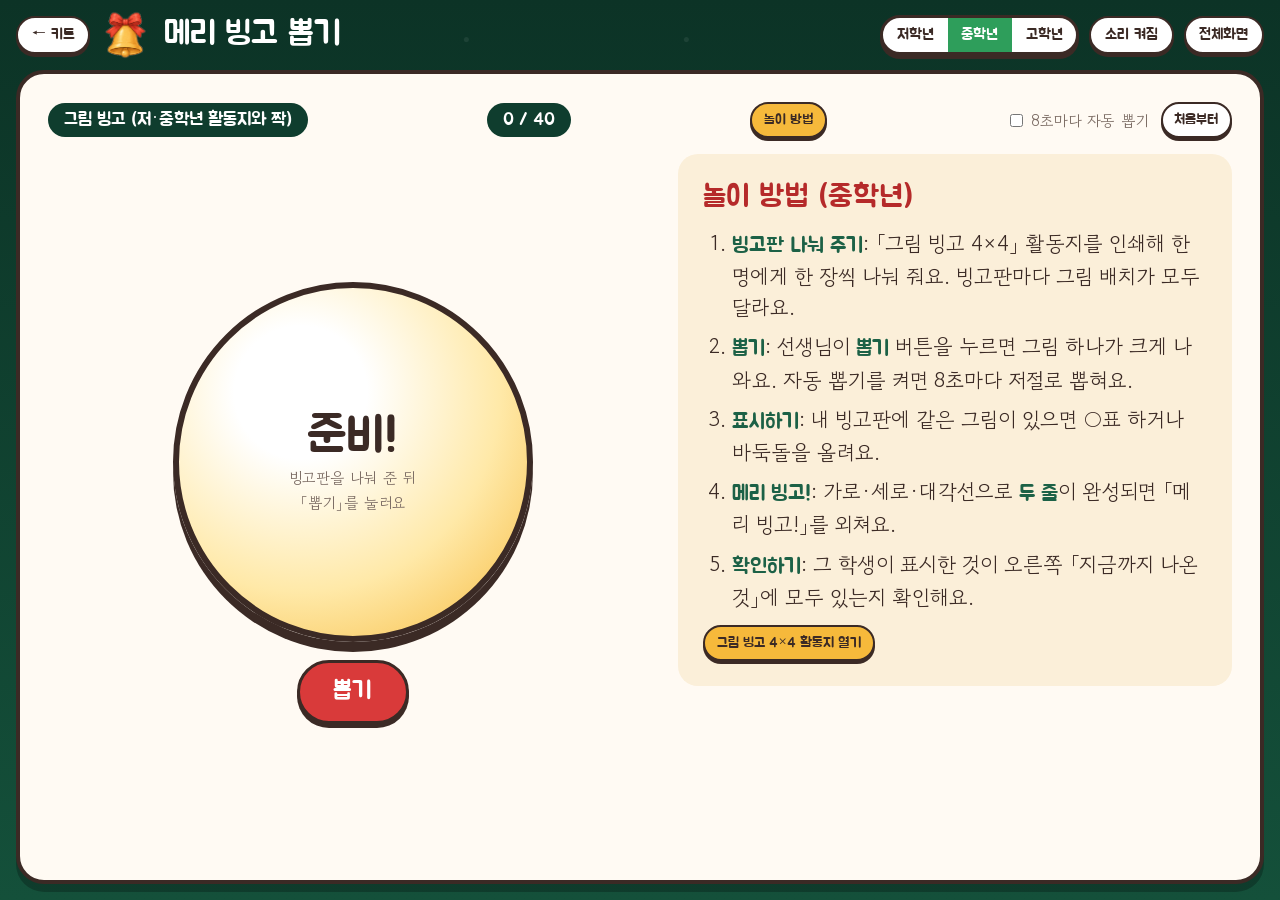
<file: games/bingo-caller.html>
<!DOCTYPE html>
<html lang="ko">
<head>
<meta charset="utf-8">
<meta name="viewport" content="width=device-width, initial-scale=1, viewport-fit=cover">
<meta name="claude:viewport-fit-sides" content="cover">
<title>메리 빙고 뽑기</title>
<link rel="stylesheet" href="../assets/theme.css">
<link rel="stylesheet" href="../assets/games.css">
<style>
.lay{display:grid;grid-template-columns:minmax(0,1.1fr) minmax(0,1fr);gap:20px;flex:1}
.ball{width:min(40vh,80vw);height:min(40vh,80vw);overflow:hidden;text-align:center;padding:6%;border-radius:50%;border:6px solid var(--ink);background:radial-gradient(circle at 35% 30%,#fff 0 20%,var(--gold2) 60%,var(--gold));display:flex;flex-direction:column;align-items:center;justify-content:center;box-shadow:0 10px 0 var(--ink)}
.ball .art{width:52%;height:52%}
.hist{display:grid;grid-template-columns:repeat(auto-fill,minmax(78px,1fr));gap:6px;align-content:start}
.hist div{background:var(--paper);border:2px solid var(--ink);border-radius:12px;text-align:center;font-family:var(--f-display);font-size:.9rem;padding:4px}
.hist .art{width:44px;height:44px;margin:0 auto}
.hist div.last{background:var(--gold2)}
.howto{background:var(--cream);border-radius:20px;padding:clamp(14px,2vw,26px);display:flex;flex-direction:column;gap:12px}
.howto h3{font-size:clamp(1.3rem,2.4vw,1.9rem);color:var(--berry2)}
.howto ol{margin:0;padding-left:1.4em;display:flex;flex-direction:column;gap:8px;font-size:clamp(1rem,1.7vw,1.3rem);line-height:1.5}
.howto b{font-family:var(--f-display);font-weight:400;color:var(--pine2)}
@media (max-width:760px){.lay{grid-template-columns:1fr}}
</style>
</head>
<body class="stage">
<main class="board wrap" id="board"></main>
<script src="../assets/art.js"></script>
<script src="../assets/core.js"></script>
<script>
(function(){
  const {$, shuffle} = XK, art = XArt.art, L = XArt.label;
  const WORDS = ['산타','루돌프','눈사람','트리','선물','썰매','양말','캐럴','굴뚝','장갑','종','촛불','눈꽃','엘프','진저맨','코코아','목도리','카드','케이크','펭귄','북극','별','리본','소원','리스','오너먼트','지팡이 사탕','벽난로','함박눈','고드름'];
  let g = XK.grade(), deck = [], drawn = [];
  XK.topbar({title:'메리 빙고 뽑기', icon:'bell', grades:true, onGrade:(x)=>{g=x;reset();}});
  const RULE = {
    low:{sheet:'bingo-low', card:'그림 빙고 3×3', line:'한 줄'},
    mid:{sheet:'bingo-mid', card:'그림 빙고 4×4', line:'두 줄'},
    high:{sheet:'bingo-high', card:'낱말 빙고 5×5', line:'세 줄'},
  };
  const howto = ()=>{ const r = RULE[g]; return `<div class="howto"><h3>놀이 방법 (${XK.GRADES[g]})</h3><ol>
    <li><b>빙고판 나눠 주기</b>: 「${r.card}」 활동지를 인쇄해 한 명에게 한 장씩 나눠 줘요. ${g==='high'?'낱말 창고에서 24개를 골라 빈칸에 직접 써 넣어요.':'빙고판마다 그림 배치가 모두 달라요.'}</li>
    <li><b>뽑기</b>: 선생님이 <b>뽑기</b> 버튼을 누르면 ${g==='high'?'낱말':'그림'} 하나가 크게 나와요. 자동 뽑기를 켜면 8초마다 저절로 뽑혀요.</li>
    <li><b>표시하기</b>: 내 빙고판에 같은 ${g==='high'?'낱말':'그림'}이 있으면 ○표 하거나 바둑돌을 올려요.</li>
    <li><b>메리 빙고!</b>: 가로·세로·대각선으로 <b>${r.line}</b>이 완성되면 「메리 빙고!」를 외쳐요.</li>
    <li><b>확인하기</b>: 그 학생이 표시한 것이 오른쪽 「지금까지 나온 것」에 모두 있는지 확인해요.</li></ol>
    <div class="row" style="justify-content:flex-start"><a class="btn sm gold" href="../sheet.html#${r.sheet}" target="_blank" rel="noopener">${r.card} 활동지 열기</a></div></div>`; };
  function reset(){
    const words = g==='high';
    deck = shuffle(words ? WORDS.map(w=>({w})) : XArt.NAMES.map(n=>({n}))); drawn = [];
    $('#board').innerHTML = `<div class="hud"><span class="tag">${words?'낱말 빙고 5×5 (고학년 활동지와 짝)':'그림 빙고 (저·중학년 활동지와 짝)'}</span><span class="tag" id="cnt">0 / ${deck.length}</span><button class="btn sm gold" id="help">놀이 방법</button>
      <div class="row"><label class="note" style="color:var(--ink2)"><input type="checkbox" id="auto"> 8초마다 자동 뽑기</label><button class="btn sm" id="rs">처음부터</button></div></div>
      <div class="lay"><div class="center"><div class="ball" id="ball"><div class="huge" style="font-size:clamp(1.6rem,4vw,3rem)">준비!</div><div class="note">빙고판을 나눠 준 뒤<br>「뽑기」를 눌러요</div></div><button class="btn big red" id="draw">뽑기</button></div>
      <div id="side">${howto()}</div></div>`;
    $('#draw').onclick = draw; $('#rs').onclick = reset;
    $('#help').onclick = ()=>XK.modal(howto().replace('class="howto"','class="howto" style="text-align:left"')+'<button class="btn big green" data-close>알겠어요</button>');
    let iv; $('#auto').onchange = (e)=>{ clearInterval(iv); if(e.target.checked){ draw(); iv=setInterval(()=>{ if(!document.body.contains($('#auto'))) return clearInterval(iv); draw(); },8000);} };
  }
  function draw(){
    if(!deck.length){ XK.sfx('no'); return; }
    const d = deck.pop(); drawn.push(d); XK.sfx('bell');
    $('#ball').innerHTML = d.n ? `${art(d.n)}<div class="big">${L(d.n)}</div>` : `<div class="huge" style="font-size:clamp(2rem,6vw,4.4rem)">${d.w}</div>`;
    $('#ball').classList.remove('pop'); void $('#ball').offsetWidth; $('#ball').classList.add('pop');
    $('#cnt').textContent = `${drawn.length} / ${drawn.length+deck.length}`;
    if(drawn.length===1) $('#side').innerHTML = `<div class="h3" style="font-family:var(--f-display);font-size:1.3rem;margin-bottom:8px">지금까지 나온 것 <span class="note">— 「메리 빙고!」를 외치면 여기서 확인해요</span></div><div class="hist" id="hist"></div>`;
    $('#hist').innerHTML = drawn.slice().reverse().map((x,k)=>`<div class="${k?'':'last'}">${x.n?art(x.n)+L(x.n):x.w}</div>`).join('');
  }
  reset();
})();
</script>
</body>
</html>
</file>
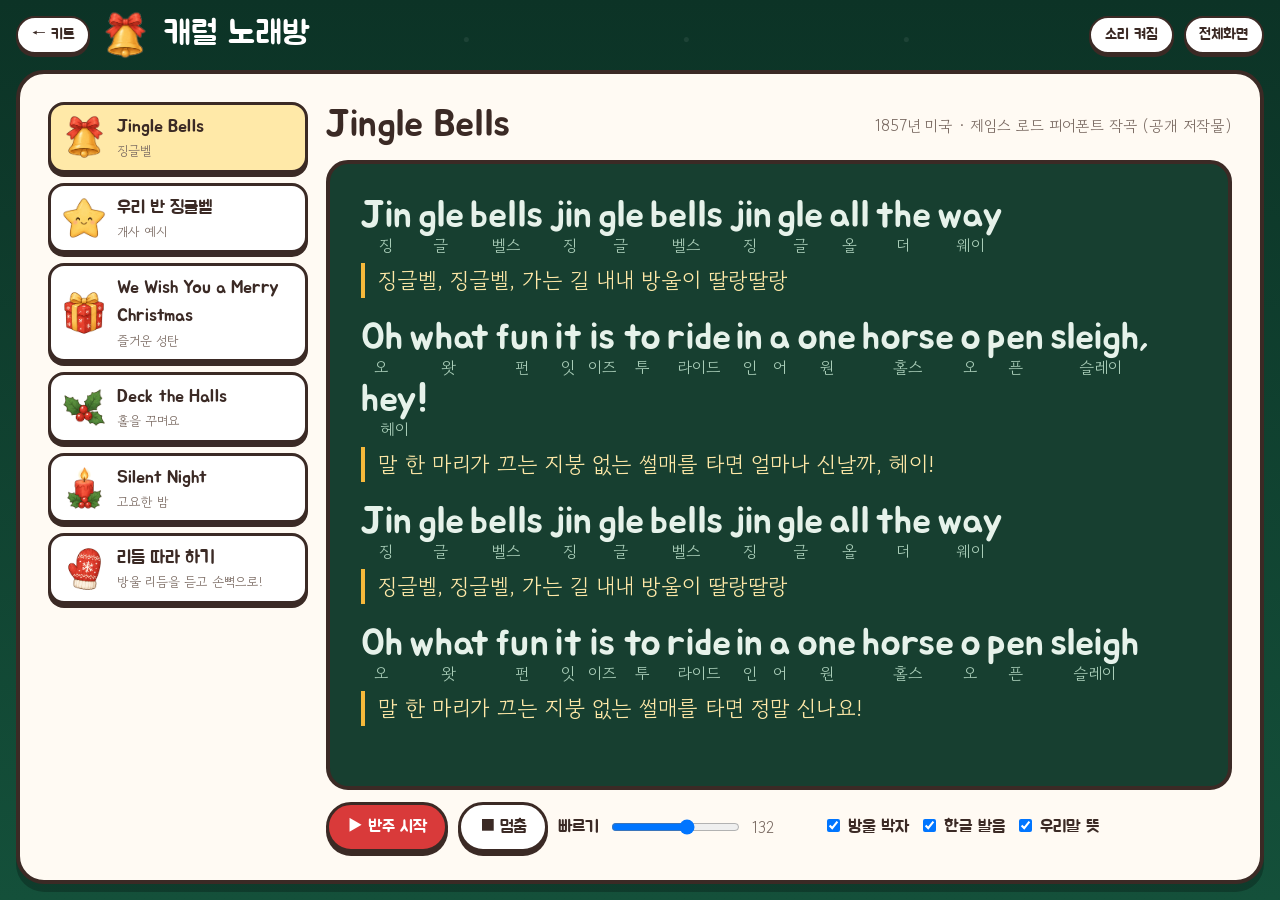
<file: games/carol.html>
<!DOCTYPE html>
<html lang="ko">
<head>
<meta charset="utf-8">
<meta name="viewport" content="width=device-width, initial-scale=1, viewport-fit=cover">
<meta name="claude:viewport-fit-sides" content="cover">
<title>캐럴 노래방</title>
<link rel="stylesheet" href="../assets/theme.css">
<link rel="stylesheet" href="../assets/games.css">
<style>
.lay{display:grid;grid-template-columns:minmax(0,260px) minmax(0,1fr);gap:18px;flex:1;min-height:0}
.songs{display:flex;flex-direction:column;gap:10px}
.song{display:flex;align-items:center;gap:10px;border:3px solid var(--ink);border-radius:16px;background:var(--paper);padding:8px 10px;font-family:var(--f-display);font-size:1.1rem;text-align:left;box-shadow:0 4px 0 var(--ink)}
.song .art{width:46px;height:46px;flex:none}
.song[aria-pressed="true"]{background:var(--gold2)}
.song small{display:block;font-family:var(--f-body);font-size:.8rem;color:var(--ink2)}
.lyrics{flex:1;background:#173f30;border:4px solid var(--ink);border-radius:22px;padding:clamp(14px,2.4vw,34px);overflow:auto;display:flex;flex-direction:column;gap:clamp(8px,1.4vh,18px);min-height:40vh}
.ln{display:flex;flex-wrap:wrap;gap:.1em .35em;align-items:flex-end}
.sy{display:inline-flex;flex-direction:column;align-items:center;color:#e6f2ea;font-family:var(--f-display);font-size:clamp(1.3rem,3vw,2.6rem);line-height:1.1;transition:color .1s,transform .1s}
.sy small{font-family:var(--f-body);font-size:.42em;color:#a9cdb8}
.sy.on{color:var(--gold);transform:translateY(-4px) scale(1.08)}
.sy.past{color:#fff}
.tr{color:var(--gold2);font-size:clamp(.95rem,1.7vw,1.4rem);margin:-.2em 0 .3em;padding-left:.2em;border-left:4px solid var(--gold);padding-left:.6em}
.ctrl{display:flex;gap:10px;flex-wrap:wrap;align-items:center}
.ctrl label{font-family:var(--f-display)}
.rhy{display:flex;gap:8px;flex-wrap:wrap;justify-content:center}
.rhy span{width:clamp(44px,6vw,74px);height:clamp(44px,6vw,74px);border-radius:50%;border:4px solid var(--ink);background:#fff;display:flex;align-items:center;justify-content:center;transition:transform .08s,background .08s}
.rhy span.rest{background:transparent;border-style:dashed;opacity:.6}
.rhy span.on{background:var(--gold);transform:scale(1.18)}
.rhy span .art{width:70%;height:70%}
@media (max-width:820px){.lay{grid-template-columns:1fr}.songs{flex-direction:row;flex-wrap:wrap}}
</style>
</head>
<body class="stage">
<main class="board wrap" id="board">
  <div class="lay">
    <div class="songs" id="songs"></div>
    <div style="display:flex;flex-direction:column;gap:12px;min-width:0">
      <div class="hud"><h2 id="st" style="font-size:clamp(1.4rem,3vw,2.4rem)"></h2><span class="note" id="sinfo"></span></div>
      <div class="lyrics" id="ly"></div>
      <div class="ctrl">
        <button class="btn red" id="play">▶ 반주 시작</button><button class="btn" id="stop">■ 멈춤</button>
        <label for="tempo">빠르기</label><input id="tempo" type="range" min="60" max="180" value="120">
        <span id="tv" class="note" style="min-width:4em">120</span>
        <label><input type="checkbox" id="beat" checked> 방울 박자</label>
        <label><input type="checkbox" id="pron" checked> 한글 발음</label>
        <label><input type="checkbox" id="tr" checked> 우리말 뜻</label>
      </div>
    </div>
  </div>
</main>
<script src="../assets/art.js"></script>
<script src="../assets/core.js"></script>
<script>
(function(){
  const $ = XK.$, art = XArt.art;
  XK.topbar({title:'캐럴 노래방', icon:'bell'});
  /* 토큰: 가사/발음:음:박자   | = 줄바꿈   ~ = 앞 글자 이어 부르기 */
  const JB = 'Jin/징:E4:.5 gle/글:E4:.5 bells/벨스:E4:1 jin/징:E4:.5 gle/글:E4:.5 bells/벨스:E4:1 jin/징:E4:.5 gle/글:G4:.5 all/올:C4:.75 the/더:D4:.25 way/웨이:E4:2 | Oh/오:F4:.5 what/왓:F4:.5 fun/펀:F4:.75 it/잇:F4:.25 is/이즈:F4:.5 to/투:E4:.5 ride/라이드:E4:.5 in/인:E4:.25 a/어:E4:.25 one/원:E4:.5 horse/홀스:D4:.5 o/오:D4:.5 pen/픈:E4:.5 sleigh,/슬레이:D4:1 hey!/헤이:G4:1 | Jin/징:E4:.5 gle/글:E4:.5 bells/벨스:E4:1 jin/징:E4:.5 gle/글:E4:.5 bells/벨스:E4:1 jin/징:E4:.5 gle/글:G4:.5 all/올:C4:.75 the/더:D4:.25 way/웨이:E4:2 | Oh/오:F4:.5 what/왓:F4:.5 fun/펀:F4:.75 it/잇:F4:.25 is/이즈:F4:.5 to/투:E4:.5 ride/라이드:E4:.5 in/인:E4:.25 a/어:E4:.25 one/원:G4:.5 horse/홀스:G4:.5 o/오:F4:.5 pen/픈:D4:.5 sleigh/슬레이:C4:2';
  const toClass = (src, words)=>{ const t = src.split(' '); let w = 0; return t.map(x=>{ if(x==='|') return x; const p = x.split(':'); return `${words[w++]||'라'}:${p[1]}:${p[2]}`; }).join(' '); };
  const CL = '우 리 반 우 리 반 신 나 는 우 리 함 께 웃 고 함 께 노 는 반 최 고 의 우 리 반 우 리 반 우 리 반 다 정 한 우 리 서 로 돕 고 아 껴 주 는 반 우 리 반 최 고'.split(' ');
  const SONGS = [
    {id:'jb', t:'Jingle Bells', k:'징글벨', ic:'bell', bpm:132, info:'1857년 미국 · 제임스 로드 피어폰트 작곡 (공개 저작물)', s:JB, tr:['징글벨, 징글벨, 가는 길 내내 방울이 딸랑딸랑', '말 한 마리가 끄는 지붕 없는 썰매를 타면 얼마나 신날까, 헤이!', '징글벨, 징글벨, 가는 길 내내 방울이 딸랑딸랑', '말 한 마리가 끄는 지붕 없는 썰매를 타면 정말 신나요!']},
    {id:'class', t:'우리 반 징글벨', k:'개사 예시', ic:'star', bpm:120, info:'「캐럴 노랫말 바꿔 부르기」 활동지의 보기 가사예요. 우리 반 가사로 바꿔 불러 보세요!', s:toClass(JB, CL)},
    {id:'ww', t:'We Wish You a Merry Christmas', k:'즐거운 성탄', ic:'gift', bpm:150, info:'영국 전래 캐럴 (공개 저작물)', tr:['즐거운 크리스마스 보내길 바라요,', '즐거운 크리스마스 보내길 바라요,', '즐거운 크리스마스 보내길 바라요,', '그리고 행복한 새해 맞으세요!'], s:'We/위:D4:1 wish/위시:G4:1 you/유:G4:.5 a/어:A4:.5 mer/메:G4:.5 ry/리:F#4:.5 Christ/크리스:E4:1 mas,/마스:E4:1 | we/위:E4:1 wish/위시:A4:1 you/유:A4:.5 a/어:B4:.5 mer/메:A4:.5 ry/리:G4:.5 Christ/크리스:F#4:1 mas,/마스:D4:1 | we/위:D4:1 wish/위시:B4:1 you/유:B4:.5 a/어:C5:.5 mer/메:B4:.5 ry/리:A4:.5 Christ/크리스:G4:1 mas/마스:E4:1 | and/앤드:D4:.5 a/어:D4:.5 hap/해:E4:1 py/피:A4:1 new/뉴:F#4:1 year!/이어:G4:2'},
    {id:'dh', t:'Deck the Halls', k:'홀을 꾸며요', ic:'holly', bpm:126, info:'웨일스 전래 캐럴 (공개 저작물) · 「Fa la la」는 다 함께!', tr:['호랑가시나무 가지로 집 안을 꾸며요,', '파라라라라 라라라라 (신나게 흥얼거리는 소리)', '지금은 즐겁게 지내는 계절이에요,', '파라라라라 라라라라', '이제 우리 멋진 옷을 차려입고,', '파라라 라라라 라라라', '오래된 크리스마스 노래를 함께 불러요,', '파라라라라 라라라라'], s:'Deck/덱:G4:1.5 the/더:F4:.5 halls/홀스:E4:1 with/위드:D4:1 boughs/바우즈:C4:1 of/오브:D4:1 hol/할:E4:1 ly,/리:C4:1 | Fa/파:D4:.5 la/라:E4:.5 la/라:F4:.5 la/라:D4:.5 la,/라:E4:1.5 la/라:D4:.5 la/라:C4:1 la/라:B3:1 la!/라:C4:2 | \'Tis/티즈:G4:1.5 the/더:F4:.5 sea/시:E4:1 son/즌:D4:1 to/투:C4:1 be/비:D4:1 jol/졸:E4:1 ly,/리:C4:1 | Fa/파:D4:.5 la/라:E4:.5 la/라:F4:.5 la/라:D4:.5 la,/라:E4:1.5 la/라:D4:.5 la/라:C4:1 la/라:B3:1 la!/라:C4:2 | Don/돈:D4:1.5 we/위:E4:.5 now/나우:F4:1 our/아워:D4:1 gay/게이:E4:1.5 ap/어:F4:.5 par/패:G4:1 el,/럴:D4:1 | Fa/파:E4:.5 la/라:F#4:.5 la,/라:G4:1 la/라:A4:.5 la/라:B4:.5 la,/라:C5:1 la/라:B4:1 la/라:A4:1 la!/라:G4:2 | Troll/트롤:G4:1.5 the/디:F4:.5 an/에인:E4:1 cient/션트:D4:1 Yule/율:C4:1 tide/타이드:D4:1 car/캐:E4:1 ol,/럴:C4:1 | Fa/파:A4:.5 la/라:A4:.5 la/라:A4:.5 la/라:A4:.5 la,/라:G4:1.5 la/라:F4:.5 la/라:E4:1 la/라:D4:1 la!/라:C4:2'},
    {id:'sn', t:'Silent Night', k:'고요한 밤', ic:'candle', bpm:84, info:'1818년 오스트리아 · 프란츠 그루버 작곡 (공개 저작물)', tr:['고요한 밤,', '거룩한 밤,', '모든 것이 고요하고, 모든 것이 환히 빛나요.', '저기 어머니와 아기 곁에', '거룩한 아기는 참 여리고 온화해요.', '하늘의 평화 속에 잠들어요,', '하늘의 평화 속에 잠들어요.'], s:'Si/사:G4:1.5 lent/일런트:A4:.5 ~:G4:1 night,/나잇:E4:3 | Ho/홀:G4:1.5 ly/리:A4:.5 ~:G4:1 night,/나잇:E4:3 | All/올:D5:2 is/이즈:D5:1 calm,/캄:B4:3 all/올:C5:2 is/이즈:C5:1 bright,/브라잇:G4:3 | Round/라운드:A4:2 yon/연:A4:1 vir/버:C5:1.5 gin/진:B4:.5 moth/마:A4:1 er/더:G4:1.5 and/앤:A4:.5 child,/차일드:G4:1 ~:E4:3 | Ho/홀:A4:2 ly/리:A4:1 in/인:C5:1.5 fant/펀트:B4:.5 so/소:A4:1 ten/텐:G4:1.5 der/더:A4:.5 and/앤:G4:1 mild,/마일드:E4:3 | Sleep/슬립:D5:2 in/인:D5:1 hea/헤:F5:1.5 ven/븐:D5:.5 ly/리:B4:1 peace,/피스:C5:3 ~:E5:3 | Sleep/슬립:C5:1 in/인:G4:1 hea/헤:E4:1 ven/븐:G4:1.5 ly/리:F4:.5 peace./피스:D4:1 ~:C4:5'},
  ];
  const NOTE = {C:0,'C#':1,D:2,'D#':3,E:4,F:5,'F#':6,G:7,'G#':8,A:9,'A#':10,B:11};
  const freq = (n)=>{ const m = n.match(/^([A-G]#?)(\d)$/); return 440*Math.pow(2,(NOTE[m[1]]+(+m[2]+1)*12-69)/12); };
  let cur = SONGS[0], timers = [], playing = false;
  const parse = (s)=>{ const lines=[[]]; s.split(' ').forEach(t=>{ if(t==='|'){ lines.push([]); return; } const [ly,n,d]=t.split(':'); const [w,p]=ly.split('/'); lines[lines.length-1].push({w,p:p||'',n,d:+d}); }); return lines; };
  function list(){
    $('#songs').innerHTML = SONGS.map(s=>`<button class="song" data-id="${s.id}" aria-pressed="${s===cur}">${art(s.ic)}<span>${s.t}<small>${s.k}</small></span></button>`).join('') +
      `<button class="song" id="rhyBtn">${art('mitten')}<span>리듬 따라 하기<small>방울 리듬을 듣고 손뼉으로!</small></span></button>`;
    document.querySelectorAll('.song[data-id]').forEach(b=>b.onclick=()=>{ stop(); cur = SONGS.find(s=>s.id===b.dataset.id); $('#tempo').value=cur.bpm; $('#tv').textContent=cur.bpm; list(); show(); });
    $('#rhyBtn').onclick = rhythm;
  }
  function show(){
    $('#st').textContent = cur.t; $('#sinfo').textContent = cur.info;
    const pr = $('#pron').checked && cur.id!=='class';
    const showTr = $('#tr').checked && cur.tr;
    $('#ly').innerHTML = parse(cur.s).map((l,li)=>`<div class="ln">${l.map(x=>x.w==='~'?'<span class="sy" style="display:none"></span>':`<span class="sy">${x.w}${pr?`<small>${x.p}</small>`:''}</span>`).join('')}</div>${showTr && cur.tr[li] ? `<div class="tr">${cur.tr[li]}</div>` : ''}`).join('');
  }
  /* 모든 소리는 연주마다 새로 만드는 master 음량을 거쳐 나가요. 멈추면 master를 꺼서 예약된 소리까지 바로 사라져요. */
  let master = null, sched = null;
  function newMaster(){
    const c = XK.audio(); if(!c) return null;
    if(master){ const m = master; try{ m.gain.setTargetAtTime(0, c.currentTime, .015); }catch(e){} setTimeout(()=>{ try{ m.disconnect(); }catch(e){} },150); }
    master = c.createGain(); master.gain.value = 1; master.connect(c.destination); return master;
  }
  function bell(f, t, dur, vol=.2, out){
    const c = XK.audio(); if(!c||XK.muted) return; const dst = out || master || c.destination;
    [[1,'triangle',vol],[2,'sine',vol*.35],[3.01,'sine',vol*.12]].forEach(([m,type,v])=>{
      const o=c.createOscillator(), g=c.createGain(); o.type=type; o.frequency.value=f*m;
      g.gain.setValueAtTime(0,t); g.gain.linearRampToValueAtTime(v,t+.012); g.gain.exponentialRampToValueAtTime(.001,t+Math.max(.25,dur*1.4));
      o.connect(g).connect(dst); o.start(t); o.stop(t+Math.max(.3,dur*1.5));
    });
  }
  function tick(t, hi, out){
    const c = XK.audio(); if(!c||XK.muted) return;
    const o=c.createOscillator(), g=c.createGain(); o.type='square'; o.frequency.value=hi?3100:2600;
    g.gain.setValueAtTime(.025,t); g.gain.exponentialRampToValueAtTime(.0005,t+.06); o.connect(g).connect(out); o.start(t); o.stop(t+.07);
  }
  /* 미리 0.12초만큼만 예약하는 스케줄러: 빠르기를 바꾸면 다음 음표부터 바로 적용돼요 */
  function play(){
    stop(); const c = XK.audio(); if(!c) return; const out = newMaster(); playing = true;
    const notes = parse(cur.s).flat(), spans = [...document.querySelectorAll('.sy')];
    const st = { i:0, t:c.currentTime+.35, beat:0 };
    const light = (i, x)=>{ spans.forEach((s,j)=>{ s.classList.toggle('on', j===i); if(j<i) s.classList.add('past'); }); if(x.w==='~'&&spans[i-1]) spans[i-1].classList.add('on'); };
    sched = setInterval(()=>{
      while(st.i < notes.length && st.t < c.currentTime + .12){
        const x = notes[st.i], spb = 60 / +$('#tempo').value, i = st.i;
        bell(freq(x.n), st.t, x.d*spb, .2, out);
        if($('#beat').checked){ for(let b=Math.ceil(st.beat-1e-6); b < st.beat + x.d - 1e-6; b++) tick(st.t + (b-st.beat)*spb, b%2===0, out); }
        timers.push(setTimeout(()=>light(i, x), Math.max(0,(st.t - c.currentTime)*1000)));
        st.t += x.d*spb; st.beat += x.d; st.i++;
      }
      if(st.i >= notes.length){ clearInterval(sched); sched = null;
        timers.push(setTimeout(()=>{ playing=false; document.querySelectorAll('.sy').forEach(s=>s.classList.remove('on')); XK.confetti(); }, Math.max(0,(st.t-c.currentTime)*1000+300))); }
    }, 25);
  }
  function stop(){
    clearInterval(sched); sched = null; timers.forEach(clearTimeout); timers = []; playing = false;
    if(master){ newMaster(); }
    document.querySelectorAll('.sy').forEach(s=>s.classList.remove('on','past'));
  }
  $('#play').onclick = play; $('#stop').onclick = stop;
  $('#tempo').oninput = (e)=>$('#tv').textContent = e.target.value;
  $('#pron').onchange = show; $('#tr').onchange = show;
  /* 리듬 따라 하기 */
  const RHY = {
    '쉬움': [[1,1,1,0],[1,1,1,1],[1,0,1,0],[1,1,0,1]],
    '보통': [[.5,.5,1,1,0],[1,.5,.5,1,0],[.5,.5,.5,.5,1,0],[1,1,.5,.5,1]],
    '어려움': [[.5,.5,.5,.5,1,.5,.5],[.75,.25,1,.5,.5,1],[.5,1,.5,1,1],[.25,.25,.5,1,.5,.5,1]],
  };
  function rhythm(){
    stop(); $('#st').textContent = '리듬 따라 하기'; $('#sinfo').textContent = '방울 소리를 잘 듣고, 끝나면 다 함께 손뼉으로 따라 쳐요!';
    $('#ly').innerHTML = `<div class="center" style="gap:18px;color:#fff"><div class="row">${Object.keys(RHY).map(k=>`<button class="btn sm" data-lv="${k}">${k}</button>`).join('')}</div><div class="rhy" id="rr"></div><div class="big" id="rmsg" style="color:var(--gold2)">단계를 고르세요</div></div>`;
    document.querySelectorAll('[data-lv]').forEach(b=>b.onclick=()=>go(b.dataset.lv));
    function go(lv){
      stop(); const pat = XK.pick(RHY[lv]); const c = XK.audio(); if(!c) return; const out = newMaster();
      $('#rr').innerHTML = pat.map(d=>`<span class="${d?'':'rest'}" style="width:calc(clamp(44px,6vw,74px)*${Math.max(.6,d||1)})">${d?art('bell'):''}</span>`).join('');
      const spb = 60/ +$('#tempo').value; let t = c.currentTime+.5; const sp=[...document.querySelectorAll('#rr span')];
      $('#rmsg').textContent='잘 들어 보세요…';
      pat.forEach((d,i)=>{ const dd = d||1; if(d) bell(1568, t, .2, .25, out); timers.push(setTimeout(()=>{ sp.forEach(s=>s.classList.remove('on')); if(d) sp[i].classList.add('on'); },(t-c.currentTime)*1000)); t += dd*spb; });
      timers.push(setTimeout(()=>{ sp.forEach(s=>s.classList.remove('on')); $('#rmsg').textContent='이제 손뼉으로 따라 해요! 짝짝!'; XK.sfx('pop'); },(t-c.currentTime)*1000+100));
    }
  }
  list(); $('#tempo').value=cur.bpm; $('#tv').textContent=cur.bpm; show();
})();
</script>
</body>
</html>
</file>
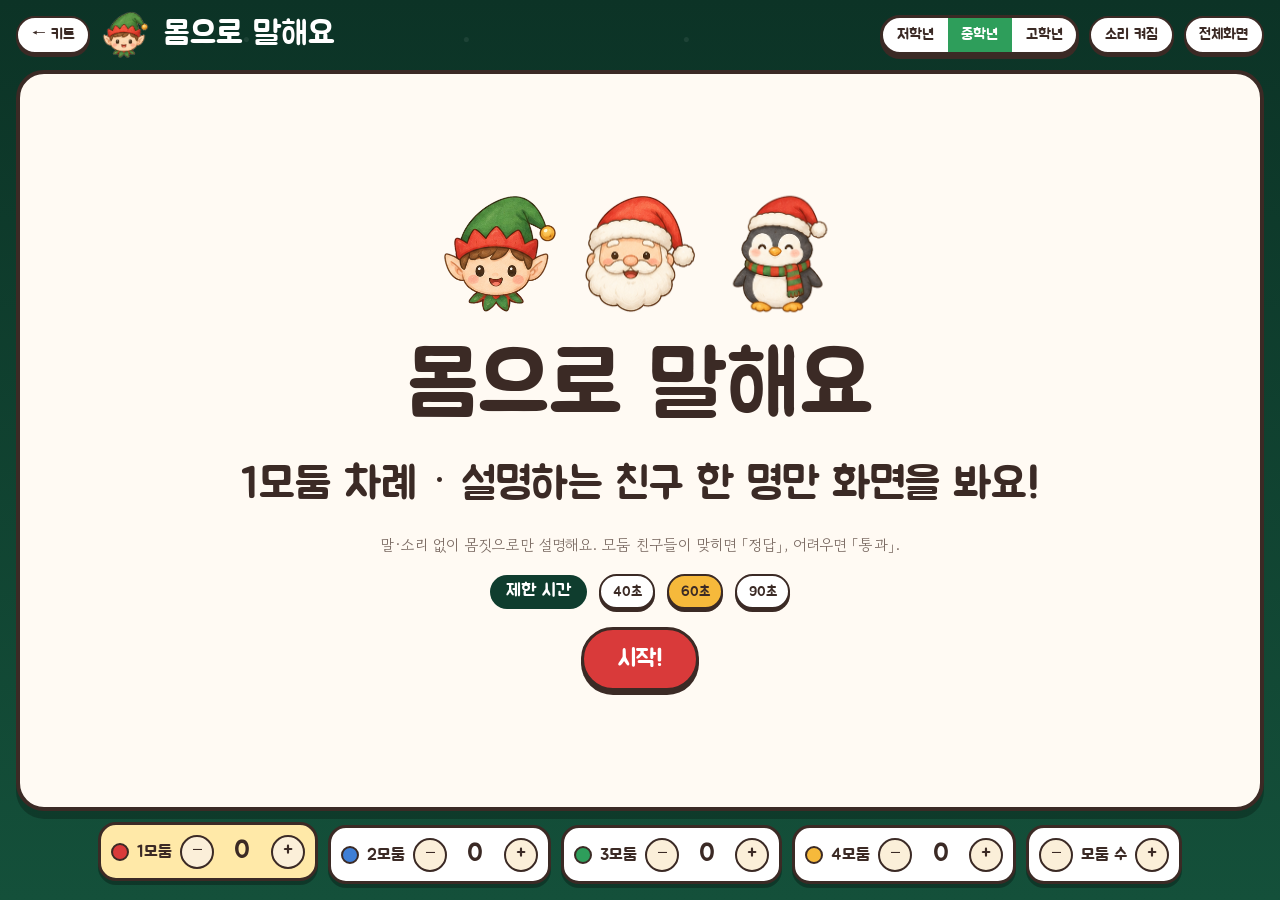
<file: games/charades.html>
<!DOCTYPE html>
<html lang="ko">
<head>
<meta charset="utf-8">
<meta name="viewport" content="width=device-width, initial-scale=1, viewport-fit=cover">
<meta name="claude:viewport-fit-sides" content="cover">
<title>몸으로 말해요</title>
<link rel="stylesheet" href="../assets/theme.css">
<link rel="stylesheet" href="../assets/games.css">
<style>.wordcard{background:var(--paper);border:5px solid var(--ink);border-radius:30px;padding:2vh 4vw;box-shadow:0 8px 0 var(--ink);min-width:min(70vw,800px)}
.wordcard .art{width:clamp(90px,16vh,200px);height:clamp(90px,16vh,200px)}
.blur{filter:blur(18px)}</style>
</head>
<body class="stage">
<main class="board wrap" id="board"></main>
<div class="teams wrap" id="teams" style="margin-top:14px"></div>
<script src="../assets/art.js"></script>
<script src="../assets/core.js"></script>
<script>
(function(){
  const {$, shuffle} = XK, art = XArt.art;
  let g = XK.grade(), words = [], k = 0, got = 0, tm, sec = 60;
  const W = {
    low: [['산타 할아버지','santa'],['루돌프','rudolph'],['눈사람','snowman'],['펭귄','penguin'],['선물 포장하기','gift'],['눈싸움','snowflake'],['트리 꾸미기','tree'],['진저맨','ginger'],['장갑 끼기','mitten'],['코코아 마시기','cocoa'],['종 흔들기','bell'],['토끼','bunny'],['북극곰','polarbear'],['썰매 타기','sleigh'],['곰 인형 안아 주기','teddy'],['기차 놀이','train'],['천사','angel'],['부엉이','owl']],
    mid: [['굴뚝으로 내려가는 산타','santa'],['양말 걸기','stocking'],['눈 치우기',''],['스케이트 타기',''],['호두까기 인형','nutcracker'],['쿠키 굽기','cookies'],['흔들목마 타기','horse'],['엘프의 장난감 만들기','elf'],['산타에게 편지 쓰기','letter'],['고슴도치','hedgehog'],['여우','fox'],['스노우볼 흔들기','globe'],['전구 달기','lights'],['캐럴 부르기','bell'],['촛불 끄기','candle'],['선물 풀어 보기','presents'],['눈꽃 받아먹기','snowflake'],['이글루 짓기','']],
    high:[['굴뚝에 끼어 버린 산타','santa'],['길 잃은 루돌프','rudolph'],['녹고 있는 눈사람','snowman'],['겨울잠 자는 곰','teddy'],['캐럴 합창단 지휘자',''],['뜨개질하는 할머니','mitten'],['얼음 낚시',''],['선물을 몰래 숨기는 엘프','elf'],['미끄러운 빙판길 걷기',''],['과자 집을 먹는 아이','ginghouse'],['썰매 경주 선수','sleigh'],['산타 몰래 지켜보기',''],['포인세티아 화분 나르기','poinsettia'],['눈 결정 관찰하는 과학자','snowflake'],['크리스마스카드 쓰기','letter'],['북극 표지판 찾는 여행자','signpost'],['호두 깨는 호두까기 인형','nutcracker'],['우체부 산타','presents']],
  };
  const teams = XK.teams($('#teams'));
  XK.topbar({title:'몸으로 말해요', icon:'elf', grades:true, onGrade:(x)=>{g=x;intro();}});
  function intro(){
    tm && tm.stop();
    $('#board').innerHTML = `<div class="center"><div class="qimg">${['elf','santa','penguin'].map(n=>art(n)).join('')}</div><div class="huge">몸으로 말해요</div>
      <p class="big">${teams.turn+1}모둠 차례 · 설명하는 친구 한 명만 화면을 봐요!</p>
      <p class="note">말·소리 없이 몸짓으로만 설명해요. 모둠 친구들이 맞히면 「정답」, 어려우면 「통과」.</p>
      <div class="row"><span class="tag">제한 시간</span>${[40,60,90].map(s=>`<button class="btn sm ${s===sec?'gold':''}" data-s="${s}">${s}초</button>`).join('')}</div>
      <button class="btn big red" id="go">시작!</button></div>`;
    document.querySelectorAll('[data-s]').forEach(b=>b.onclick=()=>{sec=+b.dataset.s;intro();});
    $('#go').onclick = run;
  }
  function run(){
    words = shuffle(W[g]); k = 0; got = 0; XK.sfx('bell');
    $('#board').innerHTML = `<div class="hud"><span class="tag">${teams.turn+1}모둠 · 맞힌 개수 <b id="got">0</b></span><span class="timerbig" id="t">${sec}</span><button class="btn sm" id="hide">가리기</button></div>
      <div class="center"><div class="wordcard" id="card"></div><div class="row"><button class="btn big green" id="ok">정답 ✔</button><button class="btn big" id="pass">통과 →</button></div></div>`;
    const draw=()=>{ const [w,p]=words[k%words.length]; $('#card').innerHTML=`${p?art(p):''}<div class="huge">${w}</div>`; $('#card').classList.add('pop'); setTimeout(()=>$('#card').classList.remove('pop'),400); };
    draw();
    $('#ok').onclick=()=>{ got++; $('#got').textContent=got; XK.sfx('ok'); k++; draw(); };
    $('#pass').onclick=()=>{ XK.sfx('pop'); k++; draw(); };
    $('#hide').onclick=()=>$('#card').classList.toggle('blur');
    tm = XK.timer($('#t'), sec, ()=>{
      teams.add(got); XK.confetti();
      $('#board').innerHTML=`<div class="center"><div class="huge">${teams.turn+1}모둠 ${got}개 성공!</div><p class="big">점수판에 +${got}점을 더했어요.</p><button class="btn big red" id="nx">다음 모둠</button></div>`;
      $('#nx').onclick=()=>{teams.next();intro();};
    }); tm.start();
  }
  intro();
})();
</script>
</body>
</html>
</file>
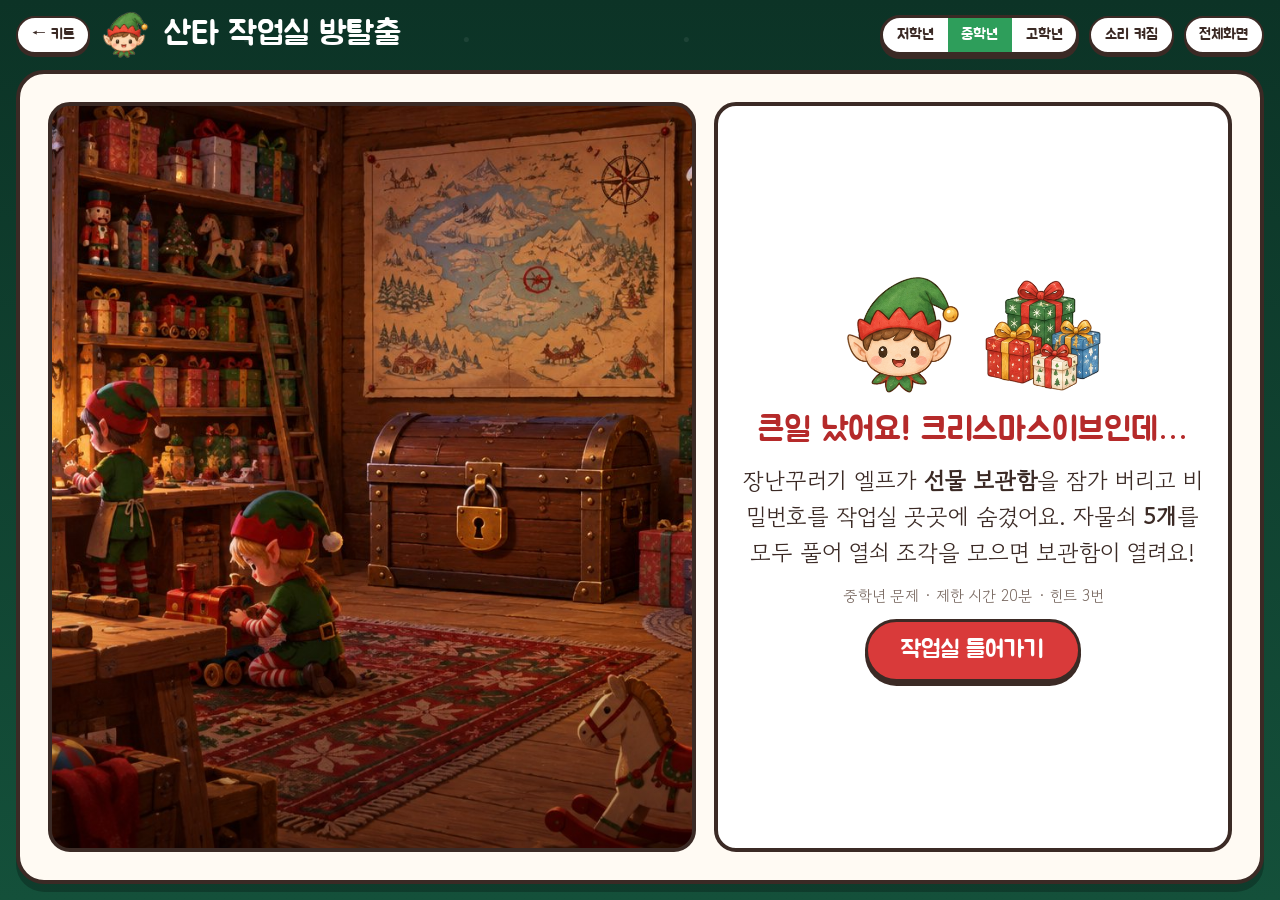
<file: games/escape.html>
<!DOCTYPE html>
<html lang="ko">
<head>
<meta charset="utf-8">
<meta name="viewport" content="width=device-width, initial-scale=1, viewport-fit=cover">
<meta name="claude:viewport-fit-sides" content="cover">
<title>산타 작업실 방탈출</title>
<link rel="stylesheet" href="../assets/theme.css">
<link rel="stylesheet" href="../assets/games.css">
<style>
.lay{display:grid;grid-template-columns:minmax(0,1.25fr) minmax(0,1fr);gap:18px;flex:1;min-height:0}
.scene{position:relative;border:4px solid var(--ink);border-radius:22px;overflow:hidden;background:#2a1a12 url(../assets/img/page/workshop.jpg) center/cover no-repeat;min-height:46vh}
.scene::after{content:"";position:absolute;inset:0;background:linear-gradient(transparent 60%,rgba(0,0,0,.35))}
.lock{position:absolute;transform:translate(-50%,-50%);z-index:2;border:4px solid var(--ink);border-radius:50%;width:clamp(56px,7vw,92px);height:clamp(56px,7vw,92px);background:var(--gold);font-family:var(--f-display);font-size:clamp(1.3rem,2.6vw,2.2rem);box-shadow:0 5px 0 var(--ink);display:flex;align-items:center;justify-content:center;animation:wiggle 2.4s ease-in-out infinite}
.lock.cur{background:var(--berry);color:#fff}
.lock.done{background:var(--leaf);color:#fff;animation:none}
.lock[disabled]{filter:saturate(.3) brightness(.85);animation:none;cursor:default}
.panel{background:var(--paper);border:4px solid var(--ink);border-radius:22px;padding:clamp(12px,1.8vw,24px);display:flex;flex-direction:column;gap:12px;min-width:0;overflow:auto}
.panel h2{font-size:clamp(1.4rem,2.6vw,2.2rem);color:var(--berry2)}
.puz{font-size:clamp(1.05rem,1.8vw,1.5rem);line-height:1.55}
.puz .art{display:inline-block;width:clamp(44px,5vw,72px);height:clamp(44px,5vw,72px);vertical-align:middle}
.keypad{display:grid;grid-template-columns:repeat(5,1fr);gap:8px}
.keypad button,.opt{font-family:var(--f-display);font-size:clamp(1.2rem,2.2vw,1.8rem);border:3px solid var(--ink);border-radius:14px;background:var(--cream);padding:.35em 0;box-shadow:0 4px 0 var(--ink)}
.keypad button:active,.opt:active{transform:translateY(3px);box-shadow:0 1px 0 var(--ink)}
.opts{display:grid;grid-template-columns:repeat(auto-fit,minmax(150px,1fr));gap:10px}
.opt{padding:.4em .5em;display:flex;align-items:center;justify-content:center;gap:.3em}
.opt .art{width:56px;height:56px}
.disp{font-family:var(--f-display);font-size:clamp(1.8rem,4vw,3rem);letter-spacing:.3em;text-align:center;border:4px solid var(--ink);border-radius:14px;background:#1d3b2f;color:var(--gold2);padding:.1em;min-height:1.5em;font-variant-numeric:tabular-nums}
.disp.bad{animation:wiggle .2s 3;background:#7a2020}
.keys{display:flex;gap:6px;flex-wrap:wrap}
.keys .art{width:46px;height:46px}
.keys .k0{filter:grayscale(1) opacity(.35)}
.hintbox{background:#fff6dc;border:2px dashed #f0cf7a;border-radius:12px;padding:8px 12px}
@media (max-width:900px){.lay{grid-template-columns:1fr}}
</style>
</head>
<body class="stage">
<main class="board wrap" id="board"></main>
<script src="../assets/art.js"></script>
<script src="../assets/core.js"></script>
<script>
(function(){
  const {$, shuffle} = XK, art = XArt.art, L = XArt.label;
  let g = XK.grade(), cur = 0, solved = [], hints = 3, tm, P = [];
  XK.topbar({title:'산타 작업실 방탈출', icon:'elf', grades:true, onGrade:(x)=>{g=x;intro();}});
  const many = (n,k)=>XK.range(k,()=>art(n)).join('');
  const dot = (on)=>`<span style="display:inline-block;width:1.4em;height:1.4em;border-radius:50%;border:3px solid var(--ink);background:${on?'#d93a3a':'#fff'};vertical-align:middle;margin:0 .1em"></span>`;
  const bulb = (c,t='')=>`<span style="display:inline-flex;align-items:center;justify-content:center;width:1.8em;height:2.3em;border-radius:50% 50% 45% 45%;border:3px solid var(--ink);background:${c};font-family:var(--f-display);margin:0 .15em;vertical-align:middle">${t}</span>`;
  const chip = (c,t)=>`<span style="display:inline-block;padding:.1em .6em;border-radius:999px;border:3px solid var(--ink);background:${c};color:${t||'#fff'};font-family:var(--f-display);margin:.1em">${t?'?':''}</span>`;

  function build(){
    const r = Math.random;
    if(g==='low'){
      const nG = 5+Math.floor(r()*4), others = shuffle(['star','bell','cane','teddy','owl']).slice(0,3);
      const pile = shuffle([...XK.range(nG,()=> 'gift'), ...others.flatMap(o=>[o,o])]);
      const sil = shuffle(['rudolph','penguin','snowman','santa','bunny','owl']).slice(0,4);
      const a = 2+Math.floor(r()*3), b = 1+Math.floor(r()*3);
      const memo = shuffle(['bell','star','gift','cane','mitten','teddy']).slice(0,5), gone = memo[Math.floor(r()*5)];
      return [
        {t:'선물 상자를 세어라!', x:18, y:70, q:`엘프가 작업대 위에 선물을 쌓아 두었어요. <b>선물 상자</b>는 모두 몇 개일까요?<div style="margin-top:8px">${pile.map(n=>art(n)).join('')}</div>`, type:'num', ans:String(nG), hint:'선물 상자 그림에만 손가락을 하나씩 짚으며 세어 보세요. 다른 그림은 세지 않아요!'},
        {t:'전구 순서 규칙', x:50, y:22, q:`벽에 걸린 전구가 규칙대로 반짝여요. 물음표 자리에 들어갈 색은?<div style="margin-top:8px">${bulb('#d93a3a')}${bulb('#2e9e5b')}${bulb('#f6b93b')}${bulb('#d93a3a')}${bulb('#2e9e5b')}${bulb('#fff','?')}</div>`, type:'opt', opts:[['빨강'],['초록'],['노랑'],['파랑']], ans:'노랑', hint:'빨강 → 초록 → 노랑, 세 가지 색이 되풀이돼요.'},
        {t:'그림자의 주인은?', x:78, y:40, q:`창문에 비친 그림자예요. 누구의 그림자일까요?<div style="margin-top:8px">${art(sil[0],{shadow:true,style:'width:140px;height:140px;display:block;margin:0 auto'})}</div>`, type:'opt', opts:shuffle(sil).map(n=>[L(n),n]), ans:L(sil[0]), hint:'귀·뿔·모자처럼 튀어나온 부분을 잘 보세요.'},
        {t:'트리 더하기', x:30, y:38, q:`작은 트리 묶음 두 개를 합치면 모두 몇 그루일까요?<div style="margin-top:8px">${many('tree',a)} <b style="font-size:2em">+</b> ${many('tree',b)}</div>`, type:'num', ans:String(a+b), hint:`왼쪽 ${a}그루에 오른쪽을 하나씩 더해 세어 보세요.`},
        {t:'사라진 장난감', x:62, y:72, q:`<span id="memo">5초 동안 잘 보세요!<div style="margin-top:8px">${memo.map(n=>art(n)).join('')}</div></span>`, type:'opt', opts:shuffle(memo).map(n=>[L(n),n]), ans:L(gone), hint:'다시 보기를 눌러 한 번 더 볼 수 있어요.', after:(box)=>{ const sh=()=>{ box.querySelector('#memo').innerHTML=`5초 동안 잘 보세요!<div style="margin-top:8px">${memo.map(n=>art(n)).join('')}</div>`; setTimeout(()=>{ const m=box.querySelector('#memo'); if(m) m.innerHTML=`엘프가 장난감 하나를 몰래 가져갔어요! 사라진 것은?<div style="margin-top:8px">${memo.filter(n=>n!==gone).map(n=>art(n)).join('')}</div><button class="btn sm" id="again">다시 보기</button>`; const ag=box.querySelector('#again'); if(ag) ag.onclick=sh; },5000); }; sh(); }},
      ];
    }
    if(g==='mid'){
      const bv = 3+Math.floor(r()*4), tv = 2+Math.floor(r()*4), h = 1+Math.floor(r()*11), mm = [15,30,45][Math.floor(r()*3)];
      const st = 2+Math.floor(r()*4), d = 3+Math.floor(r()*3), gv = 3+Math.floor(r()*5), sv = 2+Math.floor(r()*5);
      const clock = (()=>{ const ha=((h%12)+mm/60)*30, ma=mm*6; return `<svg viewBox="0 0 120 120" width="180" height="180" style="display:block;margin:6px auto"><circle cx="60" cy="60" r="54" fill="#fffaf3" stroke="#3b2a25" stroke-width="6"/>${XK.range(12,i=>{const a=(i+1)*30*Math.PI/180;return `<text x="${60+42*Math.sin(a)}" y="${60-42*Math.cos(a)+5}" text-anchor="middle" font-size="13" font-family="Jua" fill="#3b2a25">${i+1}</text>`;}).join('')}<line x1="60" y1="60" x2="${60+26*Math.sin(ha*Math.PI/180)}" y2="${60-26*Math.cos(ha*Math.PI/180)}" stroke="#d93a3a" stroke-width="7" stroke-linecap="round"/><line x1="60" y1="60" x2="${60+40*Math.sin(ma*Math.PI/180)}" y2="${60-40*Math.cos(ma*Math.PI/180)}" stroke="#1c6146" stroke-width="4" stroke-linecap="round"/><circle cx="60" cy="60" r="5" fill="#3b2a25"/></svg>`; })();
      return [
        {t:'그림 곱셈 암호', x:20, y:68, q:`${art('bell')} = ${bv}, ${art('tree')} = ${tv} 이에요.<div style="margin-top:8px">${art('bell')} × ${art('tree')} + ${art('bell')} = ?</div>`, type:'num', ans:String(bv*tv+bv), hint:`곱셈을 먼저! ${bv} × ${tv}를 구한 다음 ${bv}를 더해요.`},
        {t:'뒤죽박죽 낱말', x:48, y:20, q:`엘프가 벽에 붙인 글자 조각이 뒤섞였어요. 순서대로 눌러 <b>다섯 글자 낱말</b>을 만드세요.`, type:'seq', ans:'크리스마스', hint:'12월 25일을 부르는 말이에요.'},
        {t:'뻐꾸기시계의 비밀', x:82, y:22, q:`시계가 멈춘 시각이 비밀번호예요. (예: 3시 15분 → 315)${clock}<span class="note">빨간 바늘 = 짧은 바늘, 초록 바늘 = 긴 바늘</span>`, type:'num', ans:`${h}${String(mm).padStart(2,'0')}`, hint:'긴바늘이 3을 가리키면 15분, 6이면 30분, 9면 45분이에요.'},
        {t:'썰매 번호판 수열', x:30, y:40, q:`썰매 번호판의 수가 규칙대로 커져요.<div class="big" style="margin-top:8px">${XK.range(4,i=>st+d*i).join(' → ')} → ?</div>`, type:'num', ans:String(st+d*4), hint:'이웃한 두 수의 차이를 구해 보세요.'},
        {t:'선물 저울', x:66, y:62, q:`저울 두 개가 균형을 이뤘어요.<div style="margin-top:8px">${art('gift')} + ${art('gift')} = ${gv*2}</div><div>${art('gift')} + ${art('star')} = ${gv+sv}</div><div style="margin-top:4px">그렇다면 ${art('star')} 하나는?</div>`, type:'num', ans:String(sv), hint:`선물 상자 두 개가 ${gv*2}이면 하나는 얼마일까요?`},
      ];
    }
    const n = 3+Math.floor(r()*26), bits = n.toString(2).padStart(5,'0');
    const words = shuffle([['GIFT','HJGU'],['STAR','TUBS'],['SNOW','TOPX'],['TREE','USFF'],['BELL','CFMM']]); const cw = words[0];
    const fibs=[1,1,2,3,5,8,13,21,34,55], fi = 6+Math.floor(r()*2);
    const gridItems = shuffle(['gift','bell','star','cane','teddy','cookies','owl','lights','candle','hedgehog']);
    const cells = {}; let k=0; for(let y=0;y<4;y++) for(let x=0;x<5;x++) if(!(x===0&&y===0)&&k<10&&r()<.55) cells[x+','+y]=gridItems[k++];
    const tx = 2+Math.floor(r()*2), ty = 1+Math.floor(r()*3); cells[tx+','+ty] = cells[tx+','+ty] || gridItems[k++] || 'gift';
    const ans5 = cells[tx+','+ty], mv = `동쪽(→) ${tx+1}칸, 남쪽(↓) ${ty}칸, 서쪽(←) 1칸`;
    const gridHTML = `<div style="display:grid;grid-template-columns:repeat(5,1fr);gap:3px;max-width:380px;margin:8px auto">${XK.range(20,i=>{const x=i%5,y=Math.floor(i/5),it=cells[x+','+y];return `<div style="aspect-ratio:1;border:2px solid #3b2a25;border-radius:8px;background:${x===0&&y===0?'#ffe9a8':'#fff'};display:flex;align-items:center;justify-content:center">${x===0&&y===0?art('sleigh',{style:'width:80%;height:80%'}):it?art(it,{style:'width:80%;height:80%'}):''}</div>`;}).join('')}</div>`;
    const optItems = shuffle([...new Set([ans5, ...Object.values(cells)])]).slice(0,4); if(!optItems.includes(ans5)) optItems[0]=ans5;
    return [
      {t:'이진수 구슬 암호', x:20, y:66, q:`컴퓨터처럼 생각해요! 빨간 구슬 = 1, 흰 구슬 = 0. 자리값은 왼쪽부터 16, 8, 4, 2, 1이에요.<div style="margin-top:8px">${[...bits].map(b=>dot(b==='1')).join('')}</div>이 구슬이 나타내는 수는?`, type:'num', ans:String(n), hint:`빨간 구슬 자리의 값만 더해요: ${[...bits].map((b,i)=>b==='1'?[16,8,4,2,1][i]:null).filter(Boolean).join(' + ')}`},
      {t:'카이사르 암호', x:50, y:20, q:`엘프의 쪽지는 알파벳을 <b>한 칸씩 뒤로</b> 밀어 쓴 암호예요. (A→B, B→C …)<div class="big" style="margin-top:8px;letter-spacing:.3em">${cw[1]}</div>원래 낱말은?`, type:'opt', opts:shuffle(words.slice(0,4).map(w=>[w[0]])), ans:cw[0], hint:'각 글자를 알파벳 순서에서 한 칸 앞으로 되돌려요. H → G'},
      {t:'거짓말쟁이 엘프', x:82, y:42, q:`보물 열쇠를 가진 엘프는 한 명! 세 엘프 중 <b>딱 한 명만 진실</b>을 말해요.<ul style="margin:6px 0"><li>루미: “열쇠는 토토가 가지고 있어.”</li><li>토토: “나는 열쇠가 없어.”</li><li>콩이: “나는 열쇠가 없어.”</li></ul>열쇠를 가진 엘프는?`, type:'opt', opts:[['루미'],['토토'],['콩이']], ans:'콩이', hint:'한 명씩 「이 엘프가 진실이라면?」 하고 가정해 보세요. 모순이 생기면 그 가정은 틀린 거예요.'},
      {t:'눈꽃 수열', x:32, y:40, q:`눈꽃 가지가 자라는 규칙이에요.<div class="big" style="margin-top:8px">${fibs.slice(0,fi).join(', ')}, ?</div>`, type:'num', ans:String(fibs[fi]), hint:'앞의 두 수를 더하면 다음 수가 돼요. (피보나치 수열)'},
      {t:'북극 지도 탐험', x:64, y:70, q:`썰매(노란 칸)에서 출발해 순서대로 움직였어요: <b>${mv}</b>. 도착한 칸에 있는 물건은?${gridHTML}`, type:'opt', opts:optItems.map(x=>[L(x),x]), ans:L(ans5), hint:'손가락으로 한 칸씩 짚으며 이동해 보세요. 동쪽은 오른쪽, 남쪽은 아래쪽이에요.'},
    ];
  }
  function intro(){
    tm && tm.stop(); cur = 0; solved = []; hints = 3; P = build();
    const min = {low:15, mid:20, high:25}[g];
    $('#board').innerHTML = `<div class="lay"><div class="scene"></div><div class="panel center" style="text-align:center">
      <div class="qimg">${art('elf')}${art('presents')}</div>
      <h2>큰일 났어요! 크리스마스이브인데…</h2>
      <p class="puz">장난꾸러기 엘프가 <b>선물 보관함</b>을 잠가 버리고 비밀번호를 작업실 곳곳에 숨겼어요. 자물쇠 <b>5개</b>를 모두 풀어 열쇠 조각을 모으면 보관함이 열려요!</p>
      <p class="note">${XK.GRADES[g]} 문제 · 제한 시간 ${min}분 · 힌트 3번</p>
      <button class="btn big red" id="go">작업실 들어가기</button></div></div>`;
    $('#go').onclick = ()=>{ XK.sfx('bell'); room(min*60); };
  }
  function room(sec){
    $('#board').innerHTML = `<div class="hud"><span class="tag">${XK.GRADES[g]} 방탈출</span><div class="keys" id="keys"></div><span class="tag">남은 시간 <b id="t"></b></span><button class="btn sm gold" id="hint">힌트 (3)</button></div>
      <div class="lay"><div class="scene" id="scene">${P.map((p,i)=>`<button class="lock" data-i="${i}" style="left:${p.x}%;top:${p.y}%" aria-label="${i+1}번 자물쇠">${i+1}</button>`).join('')}</div><div class="panel" id="panel"></div></div>`;
    let left = sec; const tEl = $('#t'); const fmt=()=>tEl.textContent = `${Math.floor(left/60)}:${String(left%60).padStart(2,'0')}`; fmt();
    tm = { id: setInterval(()=>{ left--; fmt(); if(left<=0){ clearInterval(tm.id); fail(); } },1000), stop(){ clearInterval(this.id); } };
    $('#hint').onclick = ()=>{ if(!hints) return; hints--; $('#hint').textContent=`힌트 (${hints})`; XK.sfx('pop'); const hb=$('#hb'); if(hb){ hb.hidden=false; } };
    document.querySelectorAll('.lock').forEach(b=>b.onclick=()=>{ const i=+b.dataset.i; if(solved.includes(i)) return; cur=i; render(); });
    render();
  }
  function keys(){ $('#keys').innerHTML = XK.range(5,i=>art('cane',{cls:solved.includes(i)?'':'k0'})).join(''); }
  function render(){
    keys();
    document.querySelectorAll('.lock').forEach(b=>{ const i=+b.dataset.i; b.classList.toggle('cur',i===cur&&!solved.includes(i)); b.classList.toggle('done',solved.includes(i)); b.textContent = solved.includes(i)?'✔':i+1; });
    const p = P[cur], box = $('#panel');
    box.innerHTML = `<h2>자물쇠 ${cur+1}. ${p.t}</h2><div class="puz">${p.q}</div><div class="hintbox" id="hb" hidden><b>힌트</b> ${p.hint}</div><div id="inp"></div>`;
    const inp = $('#inp');
    if(p.type==='num'){
      let v=''; inp.innerHTML = `<div class="disp" id="disp">&nbsp;</div><div class="keypad" style="margin-top:8px">${[1,2,3,4,5,6,7,8,9,0].map(d=>`<button data-d="${d}">${d}</button>`).join('')}<button data-c="1" style="grid-column:span 2">지우기</button><button data-ok="1" style="grid-column:span 3;background:var(--leaf);color:#fff">열기!</button></div>`;
      const disp=$('#disp'); const sh=()=>disp.textContent=v||' ';
      inp.querySelectorAll('button').forEach(b=>b.onclick=()=>{ XK.sfx('tick'); if(b.dataset.d!=null&&v.length<6) v+=b.dataset.d; if(b.dataset.c) v=''; sh(); if(b.dataset.ok) check(v, disp); });
    } else if(p.type==='opt'){
      inp.innerHTML = `<div class="opts">${p.opts.map(([t,ic])=>`<button class="opt" data-v="${t}">${ic?art(ic):''}${t}</button>`).join('')}</div><div class="disp" id="disp" style="margin-top:8px">&nbsp;</div>`;
      inp.querySelectorAll('.opt').forEach(b=>b.onclick=()=>check(b.dataset.v, $('#disp')));
    } else if(p.type==='seq'){
      let v=''; const tiles = shuffle([...p.ans].map((c,i)=>({c,i})));
      inp.innerHTML = `<div class="disp" id="disp">&nbsp;</div><div class="opts" style="margin-top:8px">${tiles.map(t=>`<button class="opt" data-c="${t.c}" data-i="${t.i}" style="font-size:2rem">${t.c}</button>`).join('')}</div><div class="row" style="margin-top:8px"><button class="btn sm" id="clr">다시</button></div>`;
      const disp=$('#disp');
      inp.querySelectorAll('.opt').forEach(b=>b.onclick=()=>{ if(b.disabled) return; b.disabled=true; b.style.opacity=.35; v+=b.dataset.c; disp.textContent=v; XK.sfx('tick'); if(v.length===p.ans.length) check(v, disp, ()=>{ v=''; inp.querySelectorAll('.opt').forEach(x=>{x.disabled=false;x.style.opacity=1;}); }); });
      $('#clr').onclick=()=>{ v=''; disp.textContent=' '; inp.querySelectorAll('.opt').forEach(x=>{x.disabled=false;x.style.opacity=1;}); };
    }
    p.after && p.after(box);
  }
  function check(v, disp, onBad){
    const p = P[cur];
    if(v===p.ans){
      XK.sfx('win'); XK.confetti(); solved.push(cur); keys();
      if(solved.length===5){ win(); return; }
      disp.textContent='찰칵! 열렸어요'; disp.style.background='#1c6146';
      setTimeout(()=>{ cur = [0,1,2,3,4].find(i=>!solved.includes(i)); render(); },1300);
    } else {
      XK.sfx('no'); disp.textContent='삐빅! 다시'; disp.classList.add('bad'); setTimeout(()=>{ disp.classList.remove('bad'); disp.textContent=' '; onBad&&onBad(); },900);
    }
  }
  function win(){
    tm.stop(); XK.snow(true); XK.sfx('win'); setTimeout(()=>XK.confetti(),400);
    $('#panel').innerHTML = `<div class="center" style="text-align:center"><div class="qimg">${art('presents')}${art('santa')}</div><h2>보관함이 열렸어요!</h2><p class="puz">여러분 덕분에 오늘 밤 모든 어린이에게 선물을 배달할 수 있게 되었어요. 고마워요, 꼬마 탐정들! <b>메리 크리스마스!</b></p><button class="btn big gold" id="ag">처음으로</button></div>`;
    $('#ag').onclick = ()=>{ XK.snow(false); intro(); };
  }
  function fail(){
    XK.sfx('boo');
    XK.modal(`<div class="qimg">${art('elf')}</div><div class="huge">시간이 다 되었어요!</div><p class="big">자물쇠 ${solved.length}개를 풀었어요. 시간을 더 줄까요?</p><div class="row"><button class="btn big green" id="more">5분 더!</button><button class="btn big" data-close>그만하기</button></div>`)
      .querySelector('#more').onclick = function(){ this.closest('.modal').remove(); const t=$('#t'); let left=300; tm.stop(); tm={id:setInterval(()=>{left--; t.textContent=`${Math.floor(left/60)}:${String(left%60).padStart(2,'0')}`; if(left<=0){clearInterval(tm.id); fail();}},1000),stop(){clearInterval(this.id);}}; };
  }
  intro();
})();
</script>
</body>
</html>
</file>
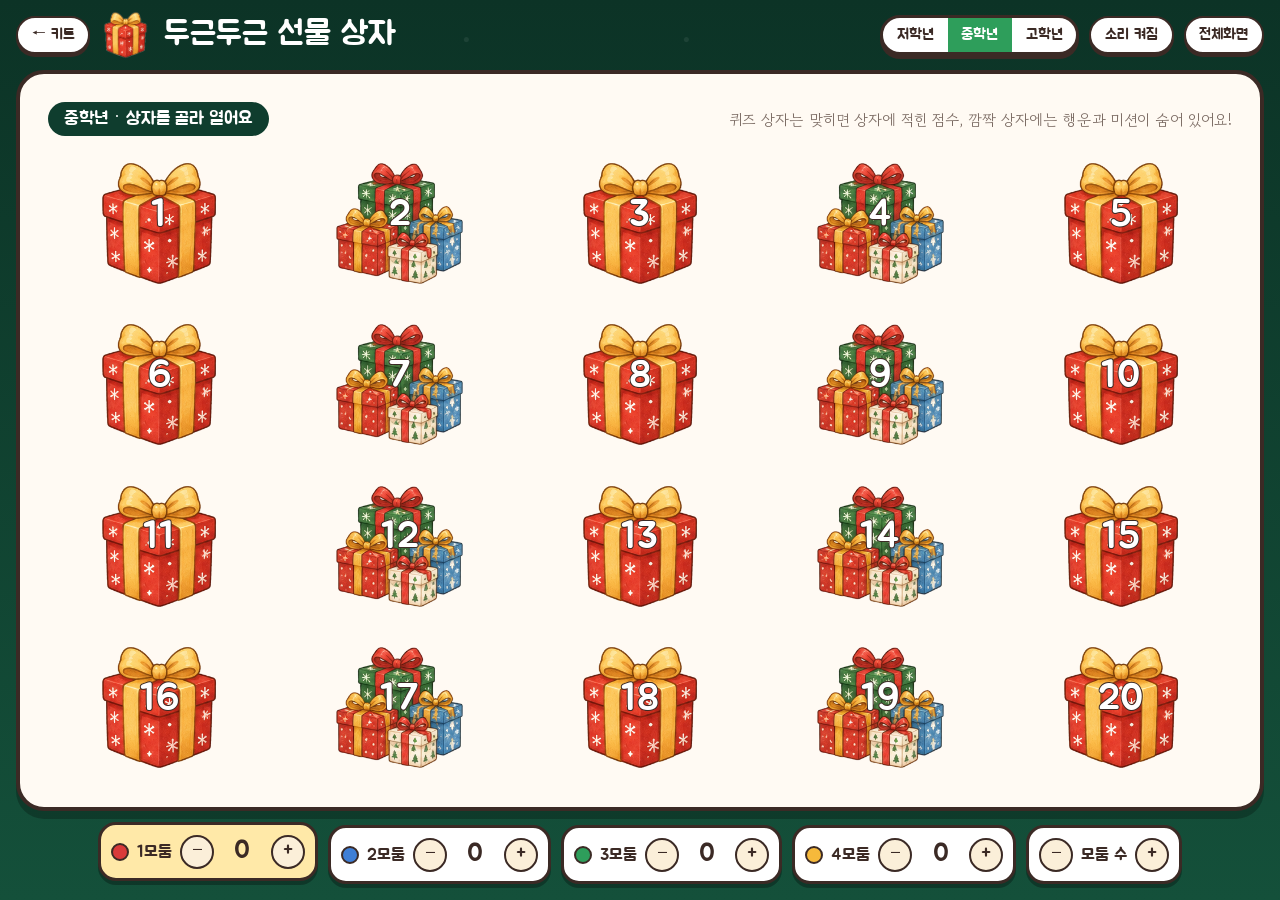
<file: games/gift-boxes.html>
<!DOCTYPE html>
<html lang="ko">
<head>
<meta charset="utf-8">
<meta name="viewport" content="width=device-width, initial-scale=1, viewport-fit=cover">
<meta name="claude:viewport-fit-sides" content="cover">
<title>두근두근 선물 상자</title>
<link rel="stylesheet" href="../assets/theme.css">
<link rel="stylesheet" href="../assets/games.css">
<style>
.gboard{display:grid;grid-template-columns:repeat(5,1fr);gap:clamp(8px,1.4vw,18px);flex:1}
.box{position:relative;border:0;background:transparent;padding:0;display:flex;flex-direction:column;align-items:center;justify-content:center;min-height:clamp(90px,15vh,170px)}
.box .art{width:min(100%,150px);height:auto;max-height:15vh;transition:transform .2s}
.box:hover .art{transform:rotate(-6deg) scale(1.06)}
.box b{position:absolute;top:44%;left:50%;transform:translate(-50%,-50%);font-family:var(--f-display);font-weight:400;font-size:clamp(1.4rem,3vw,2.6rem);color:#fff;-webkit-text-stroke:2px var(--ink);paint-order:stroke}
.box.open{opacity:.25;pointer-events:none}
.box.open .art{filter:grayscale(1)}
@media (max-width:640px){.gboard{grid-template-columns:repeat(4,1fr)}}
</style>
</head>
<body class="stage">
<main class="board wrap" id="board"></main>
<div class="teams wrap" id="teams" style="margin-top:14px"></div>
<script src="../assets/art.js"></script>
<script src="../assets/core.js"></script>
<script src="../assets/quiz-bank.js"></script>
<script>
(function(){
  const {$, shuffle} = XK, art = XArt.art;
  let g = XK.grade();
  const teams = XK.teams($('#teams'));
  XK.topbar({title:'두근두근 선물 상자', icon:'gift', grades:true, onGrade:(x)=>{g=x;build();}});
  const SPECIAL = [
    ['santa','산타의 깜짝 선물!','묻지도 따지지도 않고 +3점!',(t)=>teams.add(3,t)],
    ['snowman','앗, 녹아 버린 눈사람','이번 상자는 꽝! 0점이에요.',()=>{}],
    ['rudolph','루돌프의 반짝 코','점수가 가장 낮은 모둠에게 +2점을 선물해요.',()=>{const s=teams.scores.slice(0,teams.n);teams.add(2,s.indexOf(Math.min(...s)));}],
    ['elf','엘프의 몸 미션','모둠 전원이 10초 동안 산타 웃음 「호호호」를 하면 +2점!',null],
    ['bell','징글벨 미션','「징글벨」 후렴을 모둠이 함께 부르면 +2점!',null],
    ['penguin','펭귄 미션','모둠 전원이 펭귄 걸음으로 교실 앞까지 다녀오면 +2점!',null],
  ];
  const COLORS = ['gift','presents','gift','presents','gift'];
  function build(){
    const qs = shuffle(QUIZ[g]).slice(0,14), sp = shuffle(SPECIAL);
    const items = shuffle([...qs.map(q=>({q, pts:[1,1,2,2,3][Math.floor(Math.random()*5)]})), ...sp.slice(0,6).map(s=>({s}))]).slice(0,20);
    $('#board').innerHTML = `<div class="hud"><span class="tag">${XK.GRADES[g]} · 상자를 골라 열어요</span><span class="note" style="color:var(--ink2)">퀴즈 상자는 맞히면 상자에 적힌 점수, 깜짝 상자에는 행운과 미션이 숨어 있어요!</span></div>
      <div class="gboard">${items.map((it,k)=>`<button class="box" data-k="${k}" aria-label="${k+1}번 상자">${art(COLORS[k%5])}<b>${k+1}</b></button>`).join('')}</div>`;
    document.querySelectorAll('.box').forEach(b=>b.onclick=()=>open(items[+b.dataset.k], b));
  }
  function open(it, btn){
    XK.sfx('pop'); btn.classList.add('open'); const t = teams.turn;
    if(it.s){
      const [ic, title, desc, fn] = it.s;
      const m = XK.modal(`<div class="qimg">${art(ic)}</div><div class="huge" style="font-size:clamp(2rem,5vw,4rem)">${title}</div><p class="big">${desc}</p>
        <div class="row">${fn?`<button class="btn big green" data-close>확인 (${t+1}모둠)</button>`:`<button class="btn big green" id="ok">성공! +2점</button><button class="btn big" data-close>아쉽지만 다음에</button>`}</div>`, ()=>teams.next());
      if(fn){ fn(t); XK.sfx(ic==='snowman'?'boo':'win'); if(ic!=='snowman') XK.confetti(); }
      const ok = m.querySelector('#ok'); if(ok) ok.onclick=()=>{ teams.add(2,t); XK.sfx('win'); XK.confetti(); m.close(); };
      return;
    }
    const [q, ch, a, pic, ex] = it.q;
    const m = XK.modal(`<span class="tag">${t+1}모둠 · ${it.pts}점 상자</span>${pic?`<div class="qimg">${art(pic)}</div>`:''}<div class="big">${q}</div>
      <div class="choices">${ch.map((c,k)=>`<div class="choice" data-k="${k}"><span class="k">${k+1}</span><span>${c}</span></div>`).join('')}</div>
      <div class="row" id="act"><button class="btn big gold" id="show">정답 보기</button></div>`, ()=>teams.next());
    m.querySelector('#show').onclick = ()=>{
      m.querySelectorAll('.choice').forEach(c=>{ if(+c.dataset.k===a) c.classList.add('right'); });
      m.querySelector('#act').innerHTML = `${ex?`<p class="note" style="flex-basis:100%">${ex}</p>`:''}<button class="btn big green" id="y">맞혔어요 +${it.pts}</button><button class="btn big" id="n">틀렸어요</button>`;
      m.querySelector('#y').onclick=()=>{ teams.add(it.pts,t); XK.sfx('win'); XK.confetti(); m.close(); };
      m.querySelector('#n').onclick=()=>{ XK.sfx('no'); m.close(); };
    };
  }
  build();
})();
</script>
</body>
</html>
</file>
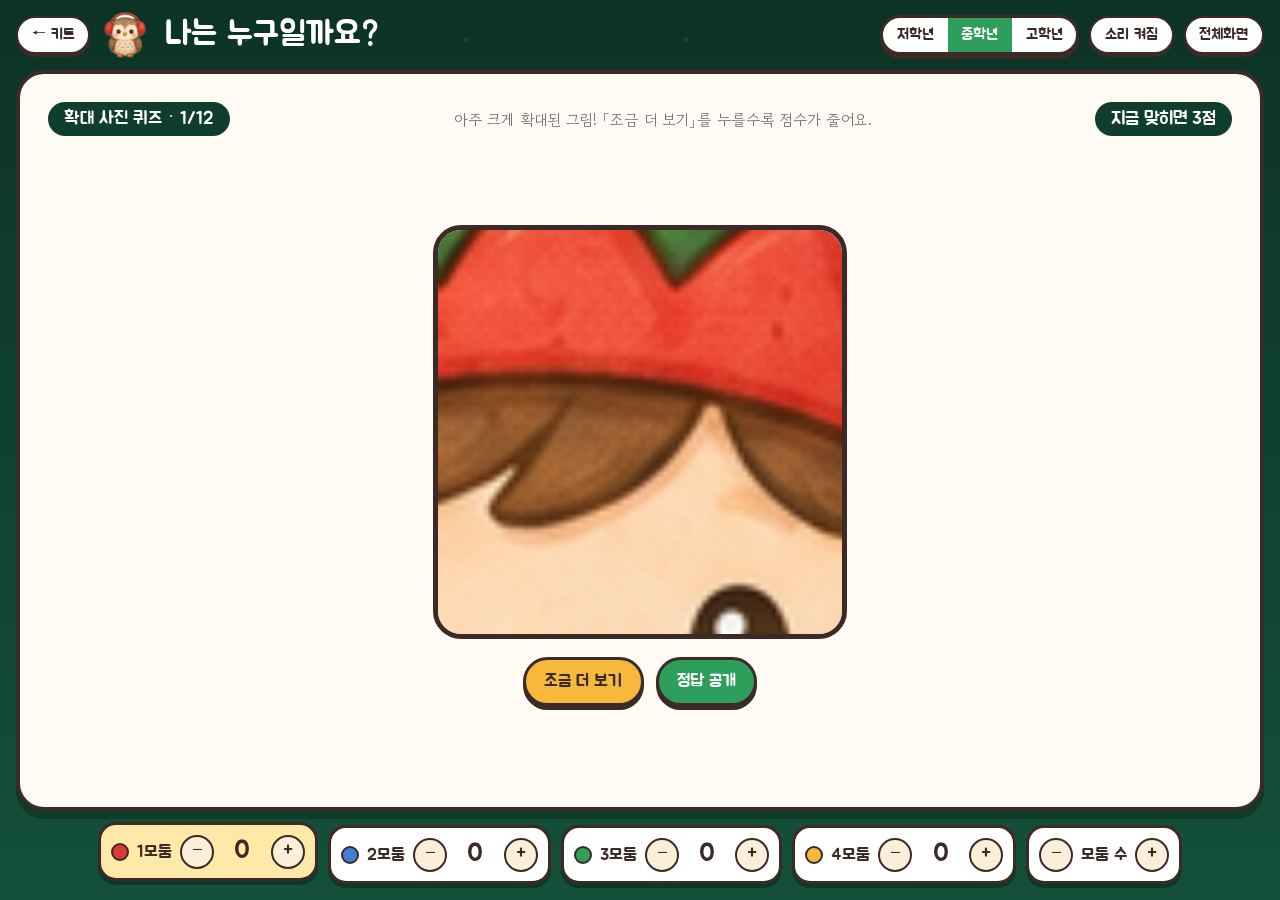
<file: games/guess.html>
<!DOCTYPE html>
<html lang="ko">
<head>
<meta charset="utf-8">
<meta name="viewport" content="width=device-width, initial-scale=1, viewport-fit=cover">
<meta name="claude:viewport-fit-sides" content="cover">
<title>나는 누구일까요</title>
<link rel="stylesheet" href="../assets/theme.css">
<link rel="stylesheet" href="../assets/games.css">
<style>
.view{width:min(46vh,90vw);aspect-ratio:1;border:5px solid var(--ink);border-radius:28px;background:var(--sky);overflow:hidden;display:flex;align-items:center;justify-content:center;position:relative}
.view .art{width:86%;height:86%;transition:filter .6s,transform .6s}
.chosung{font-family:var(--f-display);font-size:clamp(3rem,10vw,8rem);letter-spacing:.15em;color:var(--berry2)}
</style>
</head>
<body class="stage">
<main class="board wrap" id="board"></main>
<div class="teams wrap" id="teams" style="margin-top:14px"></div>
<script src="../assets/art.js"></script>
<script src="../assets/core.js"></script>
<script>
(function(){
  const {$, shuffle} = XK, art = XArt.art, L = XArt.label;
  let g = XK.grade(), list = [], i = 0, step = 0;
  const teams = XK.teams($('#teams'));
  const MODE = {
    low: {name:'그림자 퀴즈', tip:'까만 그림자를 보고 누구인지 맞혀요. 보기 4개 중에 골라요.'},
    mid: {name:'확대 사진 퀴즈', tip:'아주 크게 확대된 그림! 「조금 더 보기」를 누를수록 점수가 줄어요.'},
    high:{name:'흐린 그림 + 초성 퀴즈', tip:'흐릿한 그림과 초성 힌트를 보고 이름을 외쳐요. 빨리 맞힐수록 높은 점수!'},
  };
  const CHO = 'ㄱㄲㄴㄷㄸㄹㅁㅂㅃㅅㅆㅇㅈㅉㅊㅋㅌㅍㅎ';
  const chosung = (s)=>[...s].map(ch=>{const c=ch.charCodeAt(0)-0xAC00; return c>=0&&c<11172?CHO[Math.floor(c/588)]:ch;}).join('');
  XK.topbar({title:'나는 누구일까요?', icon:'owl', grades:true, onGrade:(x)=>{g=x;start();}});
  function start(){ list = shuffle(XArt.NAMES).slice(0,12); i = 0; show(); }
  function show(){
    if(i>=list.length){ XK.sfx('win'); XK.confetti(); $('#board').innerHTML=`<div class="center"><div class="huge">12문제 끝!</div><button class="btn big red" id="ag">다시 하기</button></div>`; $('#ag').onclick=start; return; }
    const n = list[i], m = MODE[g]; step = 0;
    const opts = g==='low' ? shuffle([n, ...shuffle(XArt.NAMES.filter(x=>x!==n)).slice(0,3)]) : [];
    $('#board').innerHTML = `<div class="hud"><span class="tag">${m.name} · ${i+1}/${list.length}</span><span class="note" style="color:var(--ink2)">${m.tip}</span><span class="tag" id="pts"></span></div>
      <div class="center" style="gap:2vh"><div class="view" id="v">${art(n)}</div>
      ${g==='high'?`<div class="chosung" id="cs">${chosung(L(n))}</div>`:''}
      ${g==='low'?`<div class="choices" style="max-width:900px">${opts.map((o,k)=>`<button class="choice" data-o="${o}"><span class="k">${k+1}</span>${L(o)}</button>`).join('')}</div>`:''}
      <div class="row" id="act">${g!=='low'?`<button class="btn gold" id="more">조금 더 보기</button><button class="btn green" id="ans">정답 공개</button>`:''}</div></div>`;
    const img = $('#v .art');
    const apply = ()=>{
      if(g==='low') img.style.filter='brightness(0) opacity(.88)';
      if(g==='mid'){ const z=[4.2,2.8,1.8,1][step]; img.style.transform=`scale(${z})`; img.style.transformOrigin=`${30+Math.random()*40}% ${30+Math.random()*40}%`; }
      if(g==='high'){ img.style.filter=`blur(${[22,12,5,0][step]}px)`; }
      const p = Math.max(1,3-step); $('#pts').textContent = g==='low'?'맞히면 1점':`지금 맞히면 ${p}점`;
    };
    apply();
    if(g==='low') document.querySelectorAll('.choice').forEach(b=>b.onclick=()=>{
      const ok = b.dataset.o===n; img.style.filter='none';
      document.querySelectorAll('.choice').forEach(x=>{x.disabled=true; if(x.dataset.o===n) x.classList.add('right'); else if(x===b) x.classList.add('wrong');});
      ok?(XK.sfx('win'),XK.confetti(),teams.add(1)):XK.sfx('no'); next();
    });
    else {
      $('#more').onclick=()=>{ if(step<2){ step++; apply(); XK.sfx('pop'); } };
      $('#ans').onclick=()=>{ step=3; const p=Math.max(1,3-Math.min(step-1,2)); img.style.filter='none'; img.style.transform='scale(1)';
        const pts = Math.max(1, 3 - ($('#pts').dataset.s|0));
        $('#act').innerHTML = `<div class="huge" style="flex-basis:100%">${L(n)}</div><button class="btn green" id="y">맞혔어요</button><button class="btn" id="nn">못 맞혔어요</button>`;
        XK.sfx('bell');
        $('#y').onclick=()=>{ teams.add(lastPts); XK.sfx('win'); XK.confetti(); teams.next(); i++; show(); };
        $('#nn').onclick=()=>{ XK.sfx('no'); teams.next(); i++; show(); };
      };
      let lastPts = 3; const ob = $('#more').onclick; $('#more').onclick=()=>{ ob(); lastPts = Math.max(1,3-step); };
    }
  }
  function next(){ const a=$('#act'); a.innerHTML=`<button class="btn big green" id="nx">다음 →</button>`; $('#nx').onclick=()=>{teams.next(); i++; show();}; }
  start();
})();
</script>
</body>
</html>
</file>
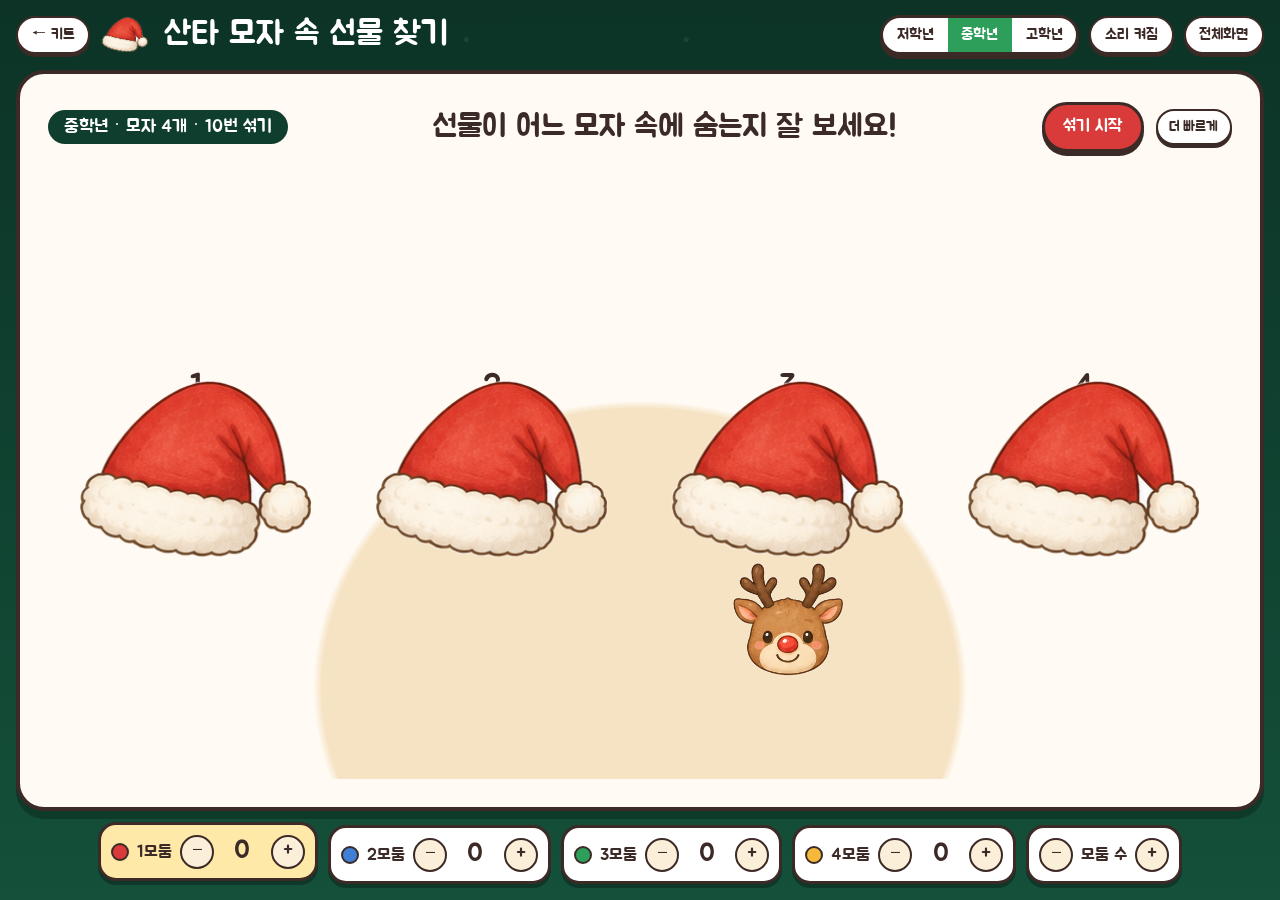
<file: games/hat-shuffle.html>
<!DOCTYPE html>
<html lang="ko">
<head>
<meta charset="utf-8">
<meta name="viewport" content="width=device-width, initial-scale=1, viewport-fit=cover">
<meta name="claude:viewport-fit-sides" content="cover">
<title>산타 모자 속 선물 찾기</title>
<link rel="stylesheet" href="../assets/theme.css">
<link rel="stylesheet" href="../assets/games.css">
<style>
.table{position:relative;flex:1;min-height:42vh;background:radial-gradient(ellipse at 50% 85%,#f6e3c4 0 38%,transparent 39%);}
.slot{position:absolute;bottom:14%;width:var(--w);height:calc(var(--w)*1.1);transform:translateX(-50%);transition:left var(--sp) ease-in-out}
.slot .prize{position:absolute;left:50%;bottom:4%;width:48%;transform:translateX(-50%);opacity:1;transition:opacity .25s .2s}
.slot:not(.up) .prize{opacity:0;visibility:hidden;transition:none}
.slot .hat{position:absolute;left:0;bottom:0;width:100%;border:0;background:transparent;padding:0;transition:transform .35s;z-index:2;cursor:pointer}
.slot .hat .art{width:100%;height:auto}
.slot.up .hat{transform:translateY(-62%)}
.slot .num{position:absolute;left:50%;top:-1.6em;transform:translateX(-50%);font-family:var(--f-display);font-size:clamp(1.2rem,2.6vw,2rem)}
</style>
</head>
<body class="stage">
<main class="board wrap" id="board"></main>
<div class="teams wrap" id="teams" style="margin-top:14px"></div>
<script src="../assets/art.js"></script>
<script src="../assets/core.js"></script>
<script>
(function(){
  const {$, pick} = XK, art = XArt.art;
  let g = XK.grade(), busy = false, prize = 0, pos = [], N;
  const teams = XK.teams($('#teams'));
  const CFG = { low:{n:3, swaps:6, ms:650}, mid:{n:4, swaps:10, ms:480}, high:{n:5, swaps:16, ms:340} };
  const PRIZES = ['gift','rudolph','star','cookies','teddy','ornament'];
  XK.topbar({title:'산타 모자 속 선물 찾기', icon:'hat', grades:true, onGrade:(x)=>{g=x;build();}});
  function build(){
    const c = CFG[g]; N = c.n; busy = false; pos = XK.range(N); prize = Math.floor(Math.random()*N);
    const w = Math.min(22, 80/N);
    const item = pick(PRIZES);
    $('#board').innerHTML = `<div class="hud"><span class="tag">${XK.GRADES[g]} · 모자 ${N}개 · ${c.swaps}번 섞기</span><span class="big" id="msg" style="font-size:clamp(1.1rem,2.4vw,2rem)">선물이 어느 모자 속에 숨는지 잘 보세요!</span>
      <div class="row"><button class="btn red" id="mix">섞기 시작</button><button class="btn sm" id="faster">더 빠르게</button></div></div>
      <div class="table" id="tb" style="--w:${w}vw;--sp:${c.ms}ms">${XK.range(N).map(i=>`<div class="slot up" data-i="${i}" style="left:${(i+.5)*100/N}%"><span class="num">${i+1}</span><div class="prize">${i===prize?art(item):''}</div><button class="hat" aria-label="${i+1}번 모자">${art('hat')}</button></div>`).join('')}</div>`;
    let ms = c.ms;
    $('#faster').onclick = ()=>{ ms = Math.max(160, ms-90); $('#tb').style.setProperty('--sp', ms+'ms'); XK.sfx('tick'); };
    $('#mix').onclick = async ()=>{
      if(busy) return; busy = true; $('#mix').disabled = true;
      const slots = [...document.querySelectorAll('.slot')];
      slots.forEach(s=>s.classList.remove('up')); XK.sfx('pop'); await wait(700);
      $('#msg').textContent = '섞는 중… 눈을 떼지 마세요!';
      for(let k=0;k<c.swaps;k++){
        let a = Math.floor(Math.random()*N), b = Math.floor(Math.random()*(N-1)); if(b>=a) b++;
        const sa = slots.find(s=>pos[+s.dataset.i]===a), sb = slots.find(s=>pos[+s.dataset.i]===b);
        pos[+sa.dataset.i]=b; pos[+sb.dataset.i]=a;
        sa.style.left = (b+.5)*100/N+'%'; sb.style.left = (a+.5)*100/N+'%';
        sa.querySelector('.num').textContent=''; sb.querySelector('.num').textContent='';
        XK.sfx('tick'); await wait(ms+60);
      }
      slots.forEach(s=>s.querySelector('.num').textContent=pos[+s.dataset.i]+1);
      $('#msg').textContent = `${teams.turn+1}모둠! 선물은 몇 번 모자 속에 있을까요?`;
      slots.forEach(s=>s.querySelector('.hat').onclick=()=>{
        if(!busy) return; busy=false;
        const hit = +s.dataset.i===prize;
        slots.forEach(x=>{ if(x===s||+x.dataset.i===prize) x.classList.add('up'); });
        if(hit){ XK.sfx('win'); XK.confetti(); teams.add(1); $('#msg').textContent='찾았다! +1점'; }
        else { XK.sfx('boo'); $('#msg').textContent='아쉬워요! 선물은 다른 모자에 있었어요.'; }
        $('#mix').disabled=false; $('#mix').textContent='다음 판'; $('#mix').onclick=()=>{teams.next();build();};
      });
    };
  }
  const wait = (ms)=>new Promise(r=>setTimeout(r,ms));
  build();
})();
</script>
</body>
</html>
</file>
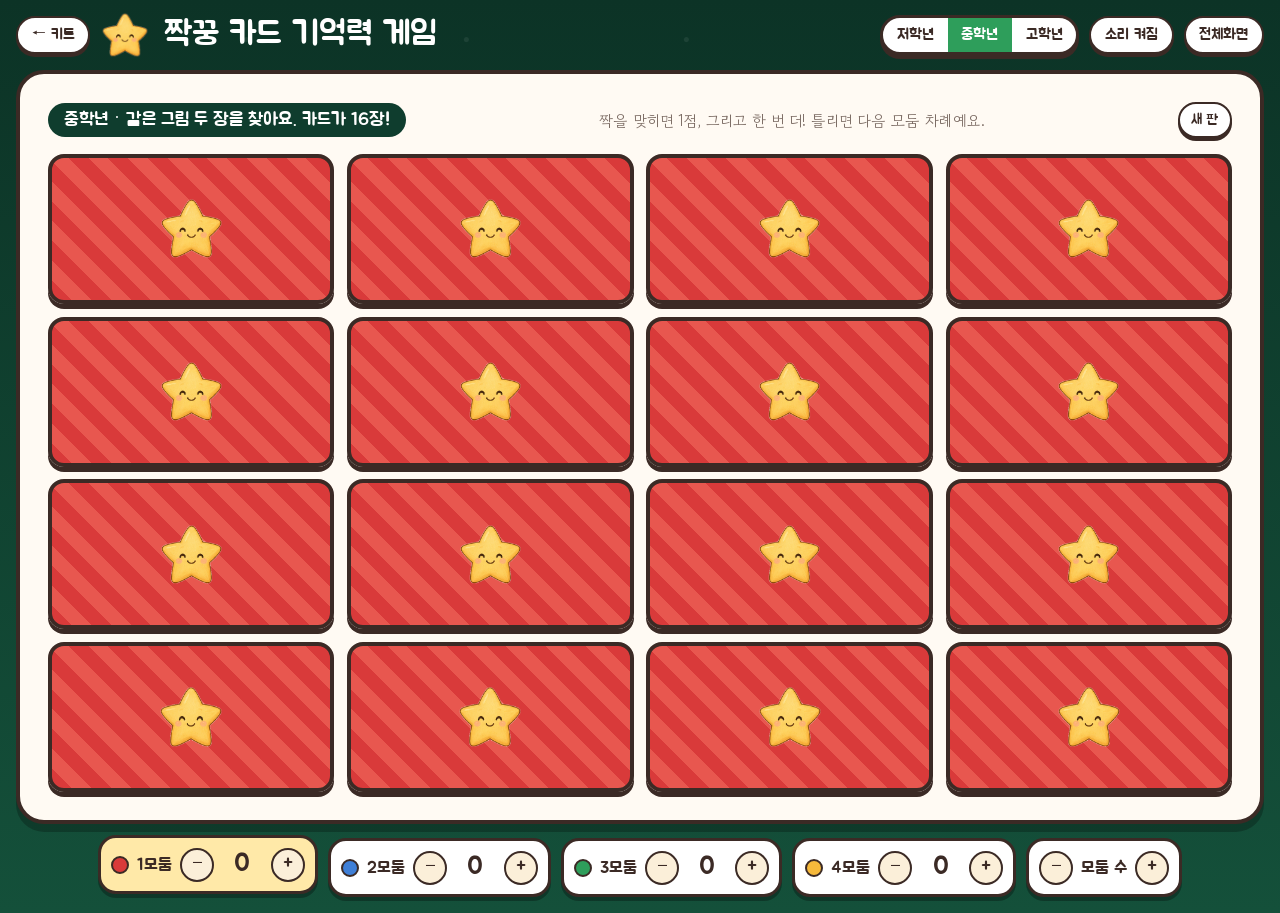
<file: games/memory.html>
<!DOCTYPE html>
<html lang="ko">
<head>
<meta charset="utf-8">
<meta name="viewport" content="width=device-width, initial-scale=1, viewport-fit=cover">
<meta name="claude:viewport-fit-sides" content="cover">
<title>짝꿍 카드 기억력 게임</title>
<link rel="stylesheet" href="../assets/theme.css">
<link rel="stylesheet" href="../assets/games.css">
<style>
.mgrid{display:grid;gap:clamp(6px,1vw,14px);flex:1;align-content:center}
.card{perspective:800px;border:0;background:transparent;padding:0;width:100%;height:var(--ch)}
.card .in{position:relative;width:100%;height:100%;transition:transform .45s;transform-style:preserve-3d}
.card.flip .in,.card.done .in{transform:rotateY(180deg)}
.card .f,.card .b{position:absolute;inset:0;border-radius:16px;border:4px solid var(--ink);backface-visibility:hidden;display:flex;align-items:center;justify-content:center;flex-direction:column}
.card .b{background:repeating-linear-gradient(45deg,var(--berry) 0 14px,#e8574f 14px 28px);box-shadow:0 5px 0 var(--ink)}
.card .b::after{content:"";width:46%;height:46%;background:url(../assets/img/c/star.png) center/contain no-repeat}
.card .f{background:var(--paper);transform:rotateY(180deg);gap:2px}
.card .f .art{width:78%;height:70%}
.card .f span{font-family:var(--f-display);font-size:clamp(1rem,2.4vw,2rem)}
.card.done .f{background:#d8f3e1}
</style>
</head>
<body class="stage">
<main class="board wrap" id="board"></main>
<div class="teams wrap" id="teams" style="margin-top:14px"></div>
<script src="../assets/art.js"></script>
<script src="../assets/core.js"></script>
<script>
(function(){
  const {$, shuffle} = XK, art = XArt.art, L = XArt.label;
  let g = XK.grade(), lock = false, open = [];
  const teams = XK.teams($('#teams'));
  XK.topbar({title:'짝꿍 카드 기억력 게임', icon:'star', grades:true, onGrade:(x)=>{g=x;build();}});
  const CFG = { low:{pairs:6, cols:4, mode:'same', tip:'같은 그림 두 장을 찾아요.'}, mid:{pairs:8, cols:4, mode:'same', tip:'같은 그림 두 장을 찾아요. 카드가 16장!'}, high:{pairs:12, cols:6, mode:'word', tip:'그림 카드와 이름 카드를 짝지어요. 카드 24장!'} };
  function build(){
    const c = CFG[g], names = shuffle(XArt.NAMES).slice(0,c.pairs); open=[]; lock=false;
    const cards = shuffle(names.flatMap(n=>[{n,t:'p'},{n,t:c.mode==='word'?'w':'p'}]));
    $('#board').innerHTML = `<div class="hud"><span class="tag">${XK.GRADES[g]} · ${c.tip}</span><span class="note" style="color:var(--ink2)">짝을 맞히면 1점, 그리고 한 번 더! 틀리면 다음 모둠 차례예요.</span><button class="btn sm" id="re">새 판</button></div>
      <div class="mgrid" style="grid-template-columns:repeat(${c.cols},1fr);--ch:min(calc((100dvh - 300px) / ${cards.length/c.cols}),calc((100vw - 120px) / ${c.cols} * 1.1))">${cards.map((k,i)=>`<button class="card" data-i="${i}" aria-label="카드 ${i+1}"><div class="in"><div class="b"></div><div class="f">${k.t==='p'?art(k.n):`<span style="font-size:clamp(1.3rem,3vw,2.6rem)">${L(k.n)}</span>`}${k.t==='p'&&c.mode!=='word'?'':''}</div></div></button>`).join('')}</div>`;
    $('#re').onclick = build;
    document.querySelectorAll('.card').forEach(b=>b.onclick=()=>{
      if(lock||b.classList.contains('flip')||b.classList.contains('done')) return;
      XK.sfx('pop'); b.classList.add('flip'); open.push(b);
      if(open.length<2) return;
      lock = true; const [x,y] = open, a = cards[+x.dataset.i], d = cards[+y.dataset.i];
      if(a.n===d.n){ setTimeout(()=>{ x.classList.add('done'); y.classList.add('done'); XK.sfx('ok'); teams.add(1); open=[]; lock=false;
        if(document.querySelectorAll('.card.done').length===cards.length){ XK.sfx('win'); XK.confetti(); XK.modal(`<div class="qimg">${art('presents')}</div><div class="huge">모두 찾았어요!</div><button class="btn big green" data-close>확인</button>`); } },450); }
      else setTimeout(()=>{ x.classList.remove('flip'); y.classList.remove('flip'); XK.sfx('no'); teams.next(); open=[]; lock=false; },1100);
    });
  }
  build();
})();
</script>
</body>
</html>
</file>
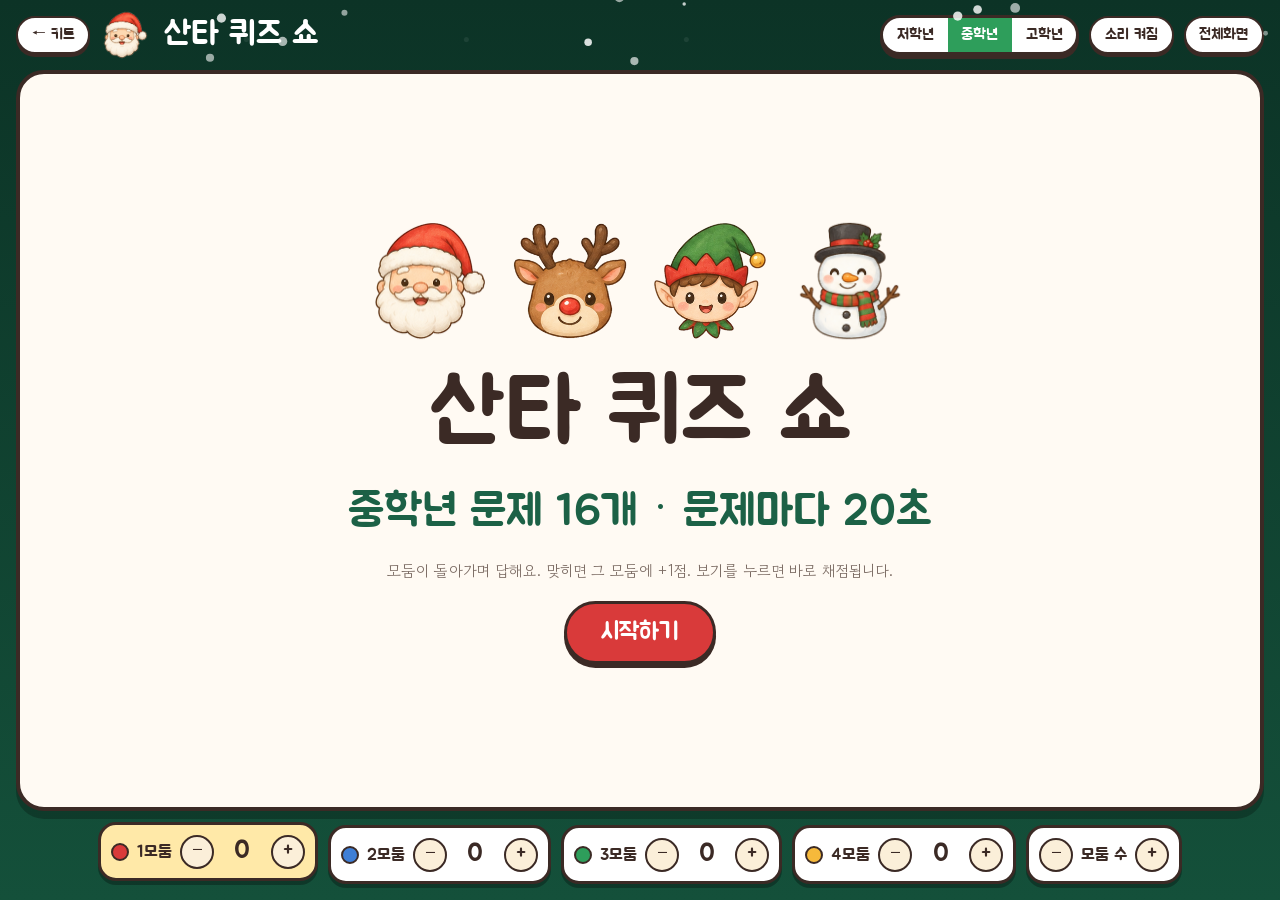
<file: games/quiz.html>
<!DOCTYPE html>
<html lang="ko">
<head>
<meta charset="utf-8">
<meta name="viewport" content="width=device-width, initial-scale=1, viewport-fit=cover">
<meta name="claude:viewport-fit-sides" content="cover">
<title>산타 퀴즈 쇼</title>
<link rel="stylesheet" href="../assets/theme.css">
<link rel="stylesheet" href="../assets/games.css">
</head>
<body class="stage">
<main class="board wrap" id="board"></main>
<div class="teams wrap" id="teams" style="margin-top:14px"></div>
<script src="../assets/art.js"></script>
<script src="../assets/core.js"></script>
<script src="../assets/quiz-bank.js"></script>
<script>
(function(){
  const {$, shuffle, art} = {...XK, art: XArt.art};
  let g = XK.grade(), qs = [], i = 0, T, tm;
  const teams = XK.teams($('#teams'));
  XK.topbar({title:'산타 퀴즈 쇼', icon:'santa', grades:true, onGrade:(x)=>{g=x;intro();}});
  function intro(){
    tm && tm.stop();
    $('#board').innerHTML = `<div class="center">
      <div class="qimg">${['santa','rudolph','elf','snowman'].map(n=>art(n)).join('')}</div>
      <div class="huge">산타 퀴즈 쇼</div>
      <p class="big" style="color:var(--pine2)">${XK.GRADES[g]} 문제 ${QUIZ[g].length}개 · 문제마다 20초</p>
      <p class="note">모둠이 돌아가며 답해요. 맞히면 그 모둠에 +1점. 보기를 누르면 바로 채점됩니다.</p>
      <button class="btn big red" id="go">시작하기</button></div>`;
    $('#go').onclick = ()=>{ XK.sfx('bell'); qs = shuffle(QUIZ[g]); i = 0; show(); };
  }
  function show(){
    if(i>=qs.length){ end(); return; }
    const [q, ch, a, pic, ex] = qs[i];
    const order = shuffle(ch.map((c,k)=>k));
    $('#board').innerHTML = `<div class="hud"><span class="tag">${i+1} / ${qs.length}번 문제</span><span class="tag" id="who"></span><span class="timerbig" id="t">20</span></div>
      <div class="center" style="gap:2vh">${pic?`<div class="qimg pop">${art(pic)}</div>`:''}<div class="big pop">${q}</div>
      <div class="choices">${order.map((k,n)=>`<button class="choice" data-k="${k}"><span class="k">${n+1}</span><span>${ch[k]}</span></button>`).join('')}</div>
      <div id="fb" class="big" style="min-height:1.4em"></div></div>`;
    const who = ()=>{ $('#who').textContent = `${teams.turn+1}모둠 차례`; }; who();
    tm = XK.timer($('#t'), 20, ()=>reveal(-1)); tm.start();
    document.querySelectorAll('.choice').forEach(b=>b.onclick=()=>reveal(+b.dataset.k));
    function reveal(k){
      tm.stop();
      document.querySelectorAll('.choice').forEach(b=>{ b.disabled=true; if(+b.dataset.k===a) b.classList.add('right'); else if(+b.dataset.k===k) b.classList.add('wrong'); });
      const ok = k===a;
      if(ok){ XK.sfx('win'); XK.confetti(); teams.add(1); } else XK.sfx('no');
      $('#fb').innerHTML = (ok?'딩동댕! 정답이에요':(k<0?'시간 끝!':'아쉬워요!')+` 정답은 「${ch[a]}」`) + (ex?`<div class="note" style="font-family:var(--f-body);font-size:1.1rem;margin-top:.3em">${ex}</div>`:'') +
        `<div style="margin-top:.5em"><button class="btn green" id="nx">다음 문제 →</button></div>`;
      $('#nx').onclick=()=>{ teams.next(); i++; show(); };
    }
  }
  function end(){
    const s = teams.scores.slice(0,teams.n), m = Math.max(...s), w = s.map((v,k)=>v===m?k+1:0).filter(Boolean);
    XK.sfx('win'); XK.confetti(); XK.snow(true);
    $('#board').innerHTML = `<div class="center"><div class="qimg">${art('presents')}${art('santa')}${art('presents')}</div>
      <div class="huge">${w.join(', ')}모둠 우승!</div><p class="big">모두 수고했어요. 메리 크리스마스!</p><button class="btn big gold" id="again">다시 하기</button></div>`;
    $('#again').onclick = ()=>{ XK.snow(false); intro(); };
  }
  intro(); XK.snow(true);
})();
</script>
</body>
</html>
</file>
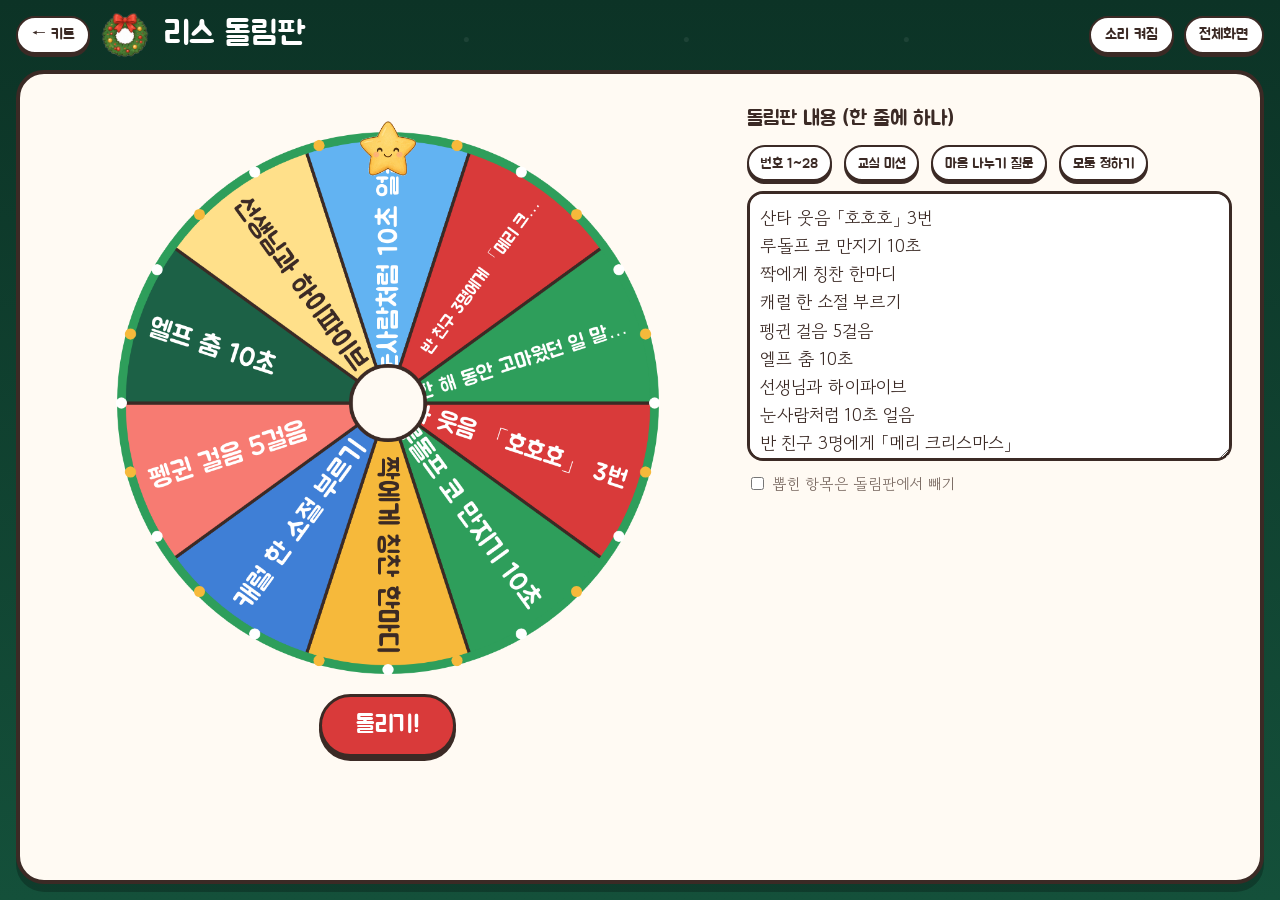
<file: games/spinner.html>
<!DOCTYPE html>
<html lang="ko">
<head>
<meta charset="utf-8">
<meta name="viewport" content="width=device-width, initial-scale=1, viewport-fit=cover">
<meta name="claude:viewport-fit-sides" content="cover">
<title>리스 돌림판</title>
<link rel="stylesheet" href="../assets/theme.css">
<link rel="stylesheet" href="../assets/games.css">
<style>
.lay{display:grid;grid-template-columns:minmax(0,1.4fr) minmax(0,1fr);gap:20px;flex:1}
.wheelbox{position:relative;display:flex;align-items:center;justify-content:center}
#wheel{width:min(62vh,92vw);height:auto;aspect-ratio:1;max-width:100%}
.pin{position:absolute;top:-6px;left:50%;transform:translateX(-50%);width:clamp(50px,7vh,80px);z-index:2}
textarea{width:100%;min-height:30vh;font:inherit;font-size:1.1rem;border:3px solid var(--ink);border-radius:16px;padding:10px;background:var(--paper);color:var(--ink);resize:vertical}
@media (max-width:760px){.lay{grid-template-columns:1fr}}
</style>
</head>
<body class="stage">
<main class="board wrap" id="board">
  <div class="lay">
    <div class="center" style="gap:12px">
      <div class="wheelbox"><img class="pin" src="../assets/img/c/star.png" alt=""><canvas id="wheel" width="900" height="900"></canvas></div>
      <button class="btn big red" id="spin">돌리기!</button>
      <div class="big" id="res" style="min-height:1.4em"></div>
    </div>
    <div style="display:flex;flex-direction:column;gap:10px;min-width:0">
      <div style="font-family:var(--f-display);font-size:1.3rem">돌림판 내용 (한 줄에 하나)</div>
      <div class="row" style="justify-content:flex-start">
        <button class="btn sm" data-p="num">번호 1~28</button><button class="btn sm" data-p="mission">교실 미션</button><button class="btn sm" data-p="talk">마음 나누기 질문</button><button class="btn sm" data-p="team">모둠 정하기</button>
      </div>
      <textarea id="items" aria-label="돌림판 내용"></textarea>
      <label class="note"><input type="checkbox" id="rm"> 뽑힌 항목은 돌림판에서 빼기</label>
    </div>
  </div>
</main>
<script src="../assets/art.js"></script>
<script src="../assets/core.js"></script>
<script>
(function(){
  const $ = XK.$;
  XK.topbar({title:'리스 돌림판', icon:'wreath'});
  const P = {
    num: XK.range(28,i=>i+1+'번').join('\n'),
    mission: ['산타 웃음 「호호호」 3번','루돌프 코 만지기 10초','짝에게 칭찬 한마디','캐럴 한 소절 부르기','펭귄 걸음 5걸음','엘프 춤 10초','선생님과 하이파이브','눈사람처럼 10초 얼음','반 친구 3명에게 「메리 크리스마스」','한 해 동안 고마웠던 일 말하기'].join('\n'),
    talk: ['받고 싶은 선물은?','올해 가장 뿌듯했던 일은?','내가 산타라면 누구에게 무엇을?','겨울에 제일 좋아하는 음식은?','새해에 꼭 해 보고 싶은 일은?','우리 반에서 가장 웃겼던 순간은?','가족과 하고 싶은 겨울 놀이는?','올해 고마운 사람은?'].join('\n'),
    team: XK.range(6,i=>i+1+'모둠').join('\n'),
  };
  const ta = $('#items'); ta.value = XK.store.get('spin', P.mission);
  const C = ['#d93a3a','#2e9e5b','#f6b93b','#3f7fd6','#f77b72','#1c6146','#ffe08a','#62b3f2'];
  const cv = $('#wheel'), cx = cv.getContext('2d'); let ang = 0, spinning = false;
  const items = ()=>ta.value.split('\n').map(s=>s.trim()).filter(Boolean);
  function draw(){
    const L = items(), n = Math.max(L.length,1), R = 430, a = Math.PI*2/n;
    cx.clearRect(0,0,900,900); cx.save(); cx.translate(450,450); cx.rotate(ang);
    L.forEach((t,i)=>{
      cx.beginPath(); cx.moveTo(0,0); cx.arc(0,0,R,i*a,(i+1)*a); cx.closePath();
      cx.fillStyle = C[i%C.length]; cx.fill(); cx.lineWidth=5; cx.strokeStyle='#3b2a25'; cx.stroke();
      cx.save(); const mid = i*a+a/2, wa = ((mid+ang)%(Math.PI*2)+Math.PI*2)%(Math.PI*2), flip = wa>Math.PI/2 && wa<Math.PI*1.5;
      cx.rotate(mid); if(flip) cx.rotate(Math.PI); cx.textAlign=flip?'left':'right'; cx.textBaseline='middle';
      const dark = ['#ffe08a','#f6b93b'].includes(C[i%C.length]);
      cx.fillStyle = dark?'#3b2a25':'#fff'; const fs = Math.max(18, Math.min(44, 900/n, 560/Math.max(4,t.length)));
      cx.font = `${fs}px Jua, sans-serif`; cx.fillText(t.length>16?t.slice(0,15)+'…':t, flip?-(R-26):R-26, 2); cx.restore();
    });
    cx.beginPath(); cx.arc(0,0,R,0,Math.PI*2); cx.lineWidth=14; cx.strokeStyle='#2e9e5b'; cx.stroke();
    for(let k=0;k<24;k++){ cx.beginPath(); cx.arc(Math.cos(k*Math.PI/12)*R, Math.sin(k*Math.PI/12)*R, 9, 0, 7); cx.fillStyle=k%2?'#f6b93b':'#fff'; cx.fill(); }
    cx.beginPath(); cx.arc(0,0,60,0,7); cx.fillStyle='#fffaf3'; cx.fill(); cx.lineWidth=6; cx.strokeStyle='#3b2a25'; cx.stroke();
    cx.restore();
  }
  ta.oninput = ()=>{ XK.store.set('spin', ta.value); draw(); };
  document.querySelectorAll('[data-p]').forEach(b=>b.onclick=()=>{ ta.value=P[b.dataset.p]; ta.oninput(); });
  $('#spin').onclick = ()=>{
    const L = items(); if(spinning||!L.length) return; spinning = true; $('#res').textContent='';
    const n=L.length, a=Math.PI*2/n, target = Math.floor(Math.random()*n);
    const end = ang + Math.PI*2*(6+Math.random()*2) + ((-Math.PI/2 - (target*a+a/2) - ang) % (Math.PI*2) + Math.PI*2) % (Math.PI*2);
    const st = ang, t0 = performance.now(), D = 5200; let lastSeg = -1;
    const still = matchMedia('(prefers-reduced-motion: reduce)').matches;
    (function f(now){
      const p = still ? 1 : Math.min(1,(now-t0)/D), e = 1-Math.pow(1-p,4); ang = st + (end-st)*e; draw();
      const seg = Math.floor(((-Math.PI/2-ang)%(Math.PI*2)+Math.PI*2)%(Math.PI*2)/a); if(seg!==lastSeg){ lastSeg=seg; XK.sfx('tick'); }
      if(p<1) requestAnimationFrame(f); else { spinning=false; XK.sfx('win'); XK.confetti(); $('#res').textContent = '🎉 '+L[target];
        if($('#rm').checked){ setTimeout(()=>{ const LL=items(); LL.splice(target,1); ta.value=LL.join('\n'); ta.oninput(); },1600); } }
    })(t0);
  };
  draw(); if(document.fonts) document.fonts.ready.then(draw);
})();
</script>
</body>
</html>
</file>
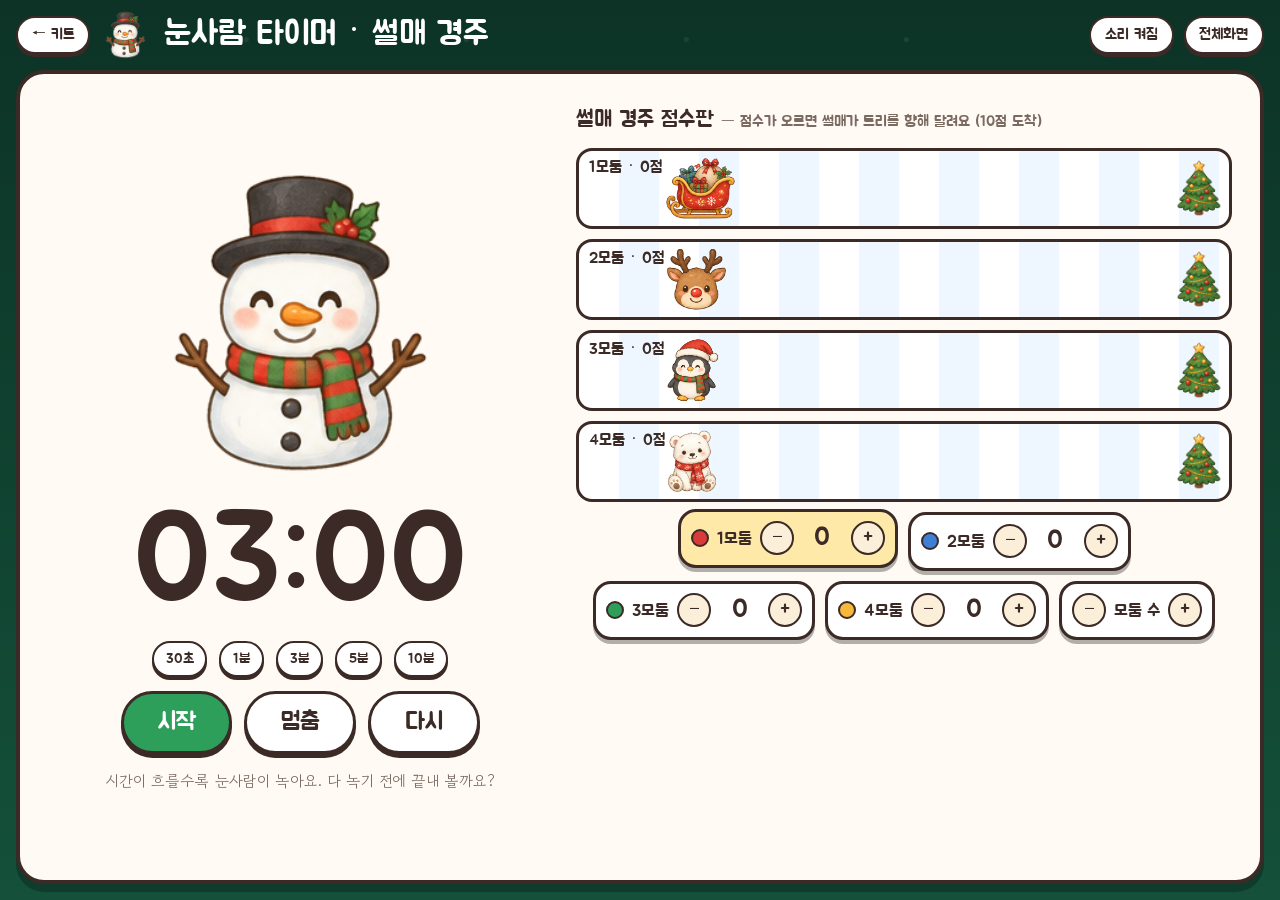
<file: games/timer.html>
<!DOCTYPE html>
<html lang="ko">
<head>
<meta charset="utf-8">
<meta name="viewport" content="width=device-width, initial-scale=1, viewport-fit=cover">
<meta name="claude:viewport-fit-sides" content="cover">
<title>눈사람 타이머와 썰매 경주</title>
<link rel="stylesheet" href="../assets/theme.css">
<link rel="stylesheet" href="../assets/games.css">
<style>
.lay{display:grid;grid-template-columns:minmax(0,1fr) minmax(0,1.3fr);gap:24px;flex:1}
.melt{position:relative;width:min(36vh,70vw);height:min(36vh,70vw);display:flex;align-items:flex-end;justify-content:center}
.melt .art{width:100%;height:100%;transform-origin:50% 100%;transition:transform 1s linear}
.puddle{position:absolute;bottom:-4px;left:50%;transform:translateX(-50%);height:16px;border-radius:50%;background:#bfe3fb;transition:width 1s linear}
.clock{font-family:var(--f-display);font-size:clamp(3.4rem,10vw,8rem);font-variant-numeric:tabular-nums;line-height:1}
.track{display:flex;flex-direction:column;gap:10px}
.lane{position:relative;height:clamp(54px,9vh,90px);background:repeating-linear-gradient(90deg,#fff 0 40px,#eef7ff 40px 80px);border:3px solid var(--ink);border-radius:16px;overflow:hidden}
.lane .sl{position:absolute;top:50%;transform:translate(-10%,-50%);height:90%;transition:left .6s cubic-bezier(.3,1.4,.6,1)}
.lane .sl .art{height:100%;width:auto}
.lane b{position:absolute;left:10px;top:4px;font-family:var(--f-display);font-weight:400;font-size:1rem;z-index:1}
.lane .goal{position:absolute;right:6px;top:50%;transform:translateY(-50%);height:80%}
.lane .goal .art{height:100%;width:auto}
</style>
</head>
<body class="stage">
<main class="board wrap" id="board">
  <div class="lay">
    <div class="center" style="gap:14px">
      <div class="melt"><span id="sm"></span><div class="puddle" id="pd" style="width:0"></div></div>
      <div class="clock" id="clock">03:00</div>
      <div class="row" id="pre"></div>
      <div class="row"><button class="btn big green" id="go">시작</button><button class="btn big" id="stop">멈춤</button><button class="btn big" id="rs">다시</button></div>
      <p class="note">시간이 흐를수록 눈사람이 녹아요. 다 녹기 전에 끝내 볼까요?</p>
    </div>
    <div style="display:flex;flex-direction:column;gap:10px;min-width:0">
      <div style="font-family:var(--f-display);font-size:1.4rem">썰매 경주 점수판 <span class="note">— 점수가 오르면 썰매가 트리를 향해 달려요 (10점 도착)</span></div>
      <div class="track" id="track"></div>
      <div class="teams" id="teams"></div>
    </div>
  </div>
</main>
<script src="../assets/art.js"></script>
<script src="../assets/core.js"></script>
<script>
(function(){
  const $ = XK.$, art = XArt.art;
  XK.topbar({title:'눈사람 타이머 · 썰매 경주', icon:'snowman'});
  $('#sm').outerHTML = art('snowman'); const sm = document.querySelector('.melt .art');
  let total = 180, left = 180, id = null;
  const fmt = s=>String(Math.floor(s/60)).padStart(2,'0')+':'+String(s%60).padStart(2,'0');
  const show = ()=>{ $('#clock').textContent = fmt(left); const p = left/total; sm.style.transform = `scale(${.25+.75*p},${.12+.88*p})`; $('#pd').style.width = (1-p)*80+'%'; };
  $('#pre').innerHTML = [30,60,180,300,600].map(s=>`<button class="btn sm" data-s="${s}">${s<60?s+'초':s/60+'분'}</button>`).join('');
  document.querySelectorAll('[data-s]').forEach(b=>b.onclick=()=>{ clearInterval(id); id=null; total=left=+b.dataset.s; show(); });
  $('#go').onclick=()=>{ if(id) return; XK.sfx('bell'); id=setInterval(()=>{ left--; show(); if(left<=10&&left>0) XK.sfx('tick'); if(left<=0){ clearInterval(id); id=null; XK.sfx('win'); XK.modal(`<div class="qimg">${art('snowman')}</div><div class="huge">시간 끝!</div><button class="btn big green" data-close>확인</button>`);} },1000); };
  $('#stop').onclick=()=>{ clearInterval(id); id=null; };
  $('#rs').onclick=()=>{ clearInterval(id); id=null; left=total; show(); };
  show();
  const T = XK.teams($('#teams')); const SL = ['sleigh','rudolph','penguin','polarbear','train','fox'];
  const race = ()=>{ $('#track').innerHTML = XK.range(T.n,i=>`<div class="lane"><b>${i+1}모둠 · ${T.scores[i]}점</b><div class="sl" style="left:${14+Math.min(10,Math.max(0,T.scores[i]))*6.6}%">${art(SL[i])}</div><div class="goal">${art('tree')}</div></div>`).join(''); };
  const od = T.draw; T.draw = ()=>{ od(); race(); }; T.draw();
  $('#teams').addEventListener('click',()=>setTimeout(()=>{ race(); if(T.scores.slice(0,T.n).some(s=>s>=10)){ XK.confetti(); XK.sfx('win'); } },0));
})();
</script>
</body>
</html>
</file>
<file: assets/theme.css>
/* 크리스마스 활동 키트 공통 테마 — 솔숲 밤하늘 + 눈빛 크림 + 열매 빨강 + 금빛 전구 */
@font-face{font-family:"Jua";src:url("fonts/Jua-Regular.woff2") format("woff2");font-display:swap}
@font-face{font-family:"Gowun Dodum";src:url("fonts/GowunDodum-Regular.woff2") format("woff2");font-display:swap}
@font-face{font-family:"Gaegu";src:url("fonts/Gaegu-Bold.woff2") format("woff2");font-display:swap}
:root{
  --pine:#0f3d2e;--pine2:#1c6146;--leaf:#2e9e5b;--mint:#e2f4e8;
  --berry:#d93a3a;--berry2:#b52a2a;--rose:#ffe3e0;
  --gold:#f6b93b;--gold2:#ffe9a8;
  --snow:#fffaf3;--cream:#fbefd9;--paper:#ffffff;
  --ink:#3b2a25;--ink2:#7a6a62;--line:#ead9bf;--sky:#dff0fb;
  --low:#f2793c;--mid:#2e9e5b;--high:#3f7fd6;
  --f-display:"Jua","Gowun Dodum","Apple SD Gothic Neo","Malgun Gothic",sans-serif;
  --f-body:"Gowun Dodum","Apple SD Gothic Neo","Malgun Gothic","Noto Sans KR",sans-serif;
  --f-hand:"Gaegu","Jua","Malgun Gothic",sans-serif;
  --r:22px;--shadow:0 6px 0 rgba(59,42,37,.12);
  color-scheme:light;
}
*{box-sizing:border-box}
html{-webkit-text-size-adjust:100%}
body{margin:0;background:var(--snow);color:var(--ink);font-family:var(--f-body);font-size:17px;line-height:1.6;
  padding-left:max(16px,env(safe-area-inset-left,0px));padding-right:max(16px,env(safe-area-inset-right,0px))}
h1,h2,h3,h4{font-family:var(--f-display);font-weight:400;line-height:1.2;margin:0;text-wrap:balance}
p{margin:0}
a{color:inherit}
button{font:inherit;color:inherit;cursor:pointer}
:focus-visible{outline:3px solid var(--gold);outline-offset:3px}
svg.art,img.art{display:block;max-width:100%;height:auto}
.wrap{max-width:1180px;margin:0 auto}

/* 버튼 */
.btn{display:inline-flex;align-items:center;justify-content:center;gap:.4em;border:3px solid var(--ink);background:var(--paper);color:var(--ink);
  font-family:var(--f-display);font-size:1.05rem;padding:.5em 1.1em;border-radius:999px;box-shadow:0 4px 0 var(--ink);text-decoration:none;
  transition:transform .08s,box-shadow .08s;user-select:none;touch-action:manipulation}
.btn:hover{transform:translateY(-1px)}
.btn:active{transform:translateY(4px);box-shadow:0 0 0 var(--ink)}
.btn.red{background:var(--berry);color:#fff}.btn.green{background:var(--leaf);color:#fff}.btn.gold{background:var(--gold);color:var(--ink)}
.btn.big{font-size:1.5rem;padding:.55em 1.4em}.btn.sm{font-size:.9rem;padding:.3em .8em;border-width:2px;box-shadow:0 3px 0 var(--ink)}
.btn[disabled]{opacity:.45;pointer-events:none}
.chip{display:inline-block;font-family:var(--f-display);font-size:.8rem;padding:.12em .7em;border-radius:999px;color:#fff;white-space:nowrap}
.chip.low{background:var(--low)}.chip.mid{background:var(--mid)}.chip.high{background:var(--high)}
.chip.ghost{background:var(--cream);color:var(--ink2)}

/* 전구 줄 */
.lights{height:26px;background:
  radial-gradient(circle at 20px 14px,var(--berry) 0 7px,transparent 8px) 0 0/160px 26px,
  radial-gradient(circle at 60px 18px,var(--gold) 0 7px,transparent 8px) 0 0/160px 26px,
  radial-gradient(circle at 100px 14px,#4fc37f 0 7px,transparent 8px) 0 0/160px 26px,
  radial-gradient(circle at 140px 18px,#62b3f2 0 7px,transparent 8px) 0 0/160px 26px,
  radial-gradient(ellipse 80px 16px at 40px -6px,transparent 0 78px,transparent 79px);
  border-top:3px solid rgba(255,255,255,.35)}

/* 게임·도구 화면 공통 (전자칠판용) */
body.stage{background:var(--pine);color:#fff;min-height:100vh;min-height:100dvh;display:flex;flex-direction:column;padding-bottom:16px;
  background-image:radial-gradient(circle at 12% 18%,rgba(255,255,255,.07) 0 2px,transparent 3px),radial-gradient(circle at 70% 60%,rgba(255,255,255,.06) 0 2px,transparent 3px),radial-gradient(circle at 40% 85%,rgba(255,255,255,.05) 0 3px,transparent 4px),linear-gradient(#0c3326,#14503a);
  background-size:220px 220px,300px 300px,260px 260px,100% 100%}
.topbar{display:flex;align-items:center;gap:10px;padding:10px 0;flex-wrap:wrap}
.topbar h1{font-size:clamp(1.3rem,2.6vw,2.2rem);flex:1;min-width:0;color:#fff;display:flex;align-items:center;gap:.4em}
.topbar h1 .art{width:1.5em;height:1.5em;flex:none}
.topbar .btn{font-size:.95rem;padding:.3em .9em}
.seg{display:inline-flex;border:3px solid var(--ink);border-radius:999px;overflow:hidden;background:var(--paper);box-shadow:0 4px 0 var(--ink)}
.seg button{border:0;background:transparent;font-family:var(--f-display);padding:.3em .9em;font-size:.95rem;color:var(--ink)}
.seg button[aria-pressed="true"]{color:#fff}
.seg button[data-g="low"][aria-pressed="true"]{background:var(--low)}.seg button[data-g="mid"][aria-pressed="true"]{background:var(--mid)}.seg button[data-g="high"][aria-pressed="true"]{background:var(--high)}
.seg button[data-g="all"][aria-pressed="true"]{background:var(--berry)}
.board{flex:1;background:var(--snow);color:var(--ink);border-radius:28px;border:4px solid var(--ink);padding:clamp(14px,2.2vw,30px);position:relative;min-width:0;
  box-shadow:0 8px 0 rgba(0,0,0,.25);display:flex;flex-direction:column;gap:16px}
.board h2{font-size:clamp(1.5rem,3.4vw,2.8rem)}
.center{display:flex;flex-direction:column;align-items:center;justify-content:center;text-align:center;gap:18px;flex:1}
.huge{font-family:var(--f-display);font-size:clamp(2.2rem,7vw,6rem);line-height:1.15;text-wrap:balance}
.big{font-family:var(--f-display);font-size:clamp(1.4rem,3.4vw,2.8rem);line-height:1.3;text-wrap:balance}
.row{display:flex;gap:12px;flex-wrap:wrap;align-items:center;justify-content:center}
.note{color:var(--ink2);font-size:.95rem}
.teams{display:flex;gap:10px;flex-wrap:wrap;justify-content:center}
.team{background:var(--paper);color:var(--ink);border:3px solid var(--ink);border-radius:18px;padding:6px 10px;display:flex;align-items:center;gap:8px;font-family:var(--f-display);box-shadow:0 4px 0 rgba(0,0,0,.3)}
.team b{font-size:1.6rem;min-width:1.6em;text-align:center;font-weight:400;font-variant-numeric:tabular-nums}
.team .dot{width:18px;height:18px;border-radius:50%;border:2px solid var(--ink)}
.team button{width:34px;height:34px;border-radius:50%;border:2px solid var(--ink);background:var(--cream);font-family:var(--f-display);font-size:1.2rem;line-height:1;padding:0}
.team.turn{background:var(--gold2);transform:translateY(-3px)}
.modal{position:fixed;inset:0;background:rgba(10,40,30,.72);display:flex;align-items:center;justify-content:center;z-index:50;padding:16px}
.modal>.box{background:var(--snow);color:var(--ink);border:4px solid var(--ink);border-radius:28px;padding:clamp(18px,3vw,40px);max-width:min(1100px,96vw);width:100%;max-height:94vh;overflow:auto;text-align:center;display:flex;flex-direction:column;gap:18px;align-items:center}
#snow{position:fixed;inset:0;pointer-events:none;z-index:40}
@media (prefers-reduced-motion:reduce){*{animation:none!important;transition:none!important}}
@keyframes pop{0%{transform:scale(.6);opacity:0}70%{transform:scale(1.08)}100%{transform:scale(1);opacity:1}}
@keyframes wiggle{0%,100%{transform:rotate(-4deg)}50%{transform:rotate(4deg)}}
.pop{animation:pop .35s ease-out}
@media (max-width:640px){.topbar h1{flex-basis:100%;order:-1}}
[hidden]{display:none!important}
</file>
<file: assets/sheet.css>
/* 인쇄용 활동지 (A4) */
body.sheets{background:var(--pine);padding-bottom:60px}
.sbar{position:sticky;top:env(safe-area-inset-top,0px);z-index:20;background:var(--pine);padding:10px 0;display:flex;gap:10px;align-items:center;flex-wrap:wrap}
.sbar h1{color:#fff;font-size:1.4rem;flex:1;min-width:0}
.sbar .info{color:var(--gold2);font-size:.9rem;flex-basis:100%}
#pages{display:flex;flex-direction:column;align-items:center;gap:22px}
.pagebox{width:100%;max-width:210mm;overflow:hidden}
.page{width:210mm;height:297mm;background:#fff;color:#2b2320;padding:10mm 12mm 8mm;display:flex;flex-direction:column;gap:3mm;position:relative;overflow:hidden;
  font-family:var(--f-body);font-size:11.5pt;line-height:1.5;transform-origin:0 0;box-shadow:0 8px 0 rgba(0,0,0,.25);border-radius:2mm;-webkit-print-color-adjust:exact;print-color-adjust:exact}
.page.land{width:297mm;height:210mm}
.pagebox.land{max-width:297mm}
.ph{display:flex;align-items:center;gap:4mm;flex:none}
.ph .ic{width:19mm;height:19mm;flex:none}
.ph h1{font-size:21pt;color:#b52a2a;letter-spacing:-.01em}
.ph p{font-size:10pt;color:#5d4d45;line-height:1.35;margin-top:.5mm}
.ph .tt{flex:1;min-width:0}
.ph .nm{flex:none;font-family:var(--f-display);font-size:9.5pt;color:#5d4d45;border:.5mm dashed #c9b8a4;border-radius:3mm;padding:1.6mm 3mm;line-height:2;text-align:right;white-space:nowrap}
.ph .nm i{display:inline-block;border-bottom:.3mm solid #8a7a70;width:9mm;height:4mm;vertical-align:baseline}
.ph .nm i.w{width:26mm}
.stripe{flex:none;height:2.6mm;border-radius:2mm;background:repeating-linear-gradient(-45deg,#d93a3a 0 3mm,#fff 3mm 6mm);border:.3mm solid #d93a3a}
.pb{flex:1;min-height:0;display:flex;flex-direction:column;gap:3mm}
.pb>svg{width:100%;flex:1;min-height:0}
.pf{flex:none;display:flex;justify-content:space-between;align-items:center;font-size:7.5pt;color:#9a8a80;font-family:var(--f-display)}
.pf span:first-child::before{content:"";display:inline-block;width:2.2mm;height:2.2mm;border-radius:50%;background:#d93a3a;box-shadow:2.8mm 0 0 #2e9e5b;margin-right:4.4mm}
.tip{flex:none;background:#fff6dc;border:.4mm solid #f0cf7a;border-radius:3mm;padding:1.6mm 3.5mm;font-size:9.5pt;line-height:1.45}
.tip b{font-family:var(--f-display);font-weight:400;color:#b06a00;margin-right:1mm}
.q{font-family:var(--f-display);font-size:13pt;flex:none}
.lines{flex:1;background:repeating-linear-gradient(transparent 0 9.6mm,#bfb1a5 9.6mm 10mm);min-height:20mm}
.box{border:.6mm solid #432;border-radius:4mm;padding:3mm}
.grid2{display:grid;grid-template-columns:1fr 1fr;gap:4mm}
.steps{display:grid;grid-template-columns:repeat(3,1fr);gap:3mm;flex:none}
.steps.c2{grid-template-columns:repeat(2,1fr)}
.steps.c4{grid-template-columns:repeat(4,1fr)}
.steps .st{border:.5mm solid #d9c9b5;border-radius:4mm;padding:2mm;display:flex;flex-direction:column;gap:1mm;background:#fffdf8}
.steps .st svg{width:100%;height:auto}
.steps .st p{font-size:9.5pt;line-height:1.35}
.steps .st p strong{color:#b52a2a}
.steps .st b{font-family:var(--f-display);font-weight:400;color:#fff;background:#d93a3a;border-radius:50%;width:6mm;height:6mm;display:inline-flex;align-items:center;justify-content:center;font-size:10pt;margin-right:1mm}
.page img.art{display:block;margin:0 auto}
.sv text{font-family:"Jua","Malgun Gothic",sans-serif}
table.t{border-collapse:collapse;width:100%;flex:none}
table.t td,table.t th{border:.4mm solid #432;padding:1.5mm 2mm;text-align:center;font-size:10.5pt}
table.t th{background:#ffe9e6;font-family:var(--f-display);font-weight:400}
.cards{display:grid;gap:3mm}
.card{border:.6mm dashed #8a7a70;border-radius:4mm;padding:3mm;display:flex;gap:3mm;align-items:center}
.card svg{flex:none}
.ans{color:#d93a3a;font-family:var(--f-display)}
ol.ol,ul.ul{margin:0;padding-left:6mm;display:flex;flex-direction:column;gap:1.2mm}
.h3{font-family:var(--f-display);font-size:13pt;color:#1c6146;flex:none}
@page{size:A4;margin:0}
@media print{
  body.sheets{background:#fff;padding:0!important}
  .sbar{display:none!important}
  #pages{display:block}
  .pagebox{max-width:none;overflow:visible;height:auto!important;width:auto}
  .page{transform:none!important;box-shadow:none;border-radius:0;break-after:page;page-break-after:always;margin:0}
  .pagebox.land{width:210mm;height:297mm!important;overflow:hidden;break-after:page;page-break-after:always;position:relative}
  .pagebox.land .page{position:absolute;left:0;top:0;transform:translateX(210mm) rotate(90deg)!important;transform-origin:0 0;break-after:auto;page-break-after:auto}
}
.steps svg text{stroke:none!important}
</file>
<file: assets/games.css>
/* 전자칠판 게임 공통 */
body.stage .wrap{max-width:1600px}
main.board.wrap{width:100%}
.choices{display:grid;grid-template-columns:1fr 1fr;gap:clamp(10px,1.6vw,22px);width:100%}
.choice{border:4px solid var(--ink);border-radius:22px;background:var(--paper);font-family:var(--f-display);font-size:clamp(1.2rem,2.8vw,2.4rem);
  padding:.55em .7em;display:flex;align-items:center;gap:.5em;text-align:left;box-shadow:0 6px 0 var(--ink);min-height:2.6em;transition:transform .1s}
.choice:active{transform:translateY(5px);box-shadow:0 1px 0 var(--ink)}
.choice .k{flex:none;width:1.6em;height:1.6em;border-radius:50%;display:inline-flex;align-items:center;justify-content:center;color:#fff;font-size:.8em;border:3px solid var(--ink)}
.choice:nth-child(1) .k{background:var(--berry)}.choice:nth-child(2) .k{background:var(--leaf)}.choice:nth-child(3) .k{background:var(--high)}.choice:nth-child(4) .k{background:var(--gold);color:var(--ink)}
.choice.right{background:#c9f1d6}.choice.wrong{background:#ffd3cf;opacity:.6}
.qimg{display:flex;gap:12px;justify-content:center;flex-wrap:wrap}
.qimg .art{width:clamp(70px,10vw,150px);height:clamp(70px,10vw,150px)}
.tag{font-family:var(--f-display);background:var(--pine);color:#fff;border-radius:999px;padding:.15em .9em;font-size:clamp(.9rem,1.4vw,1.2rem)}
.timerbig{font-family:var(--f-display);font-size:clamp(1.6rem,3vw,2.6rem);min-width:2.2em;text-align:center;background:var(--gold);border:4px solid var(--ink);border-radius:50%;width:2.4em;height:2.4em;display:inline-flex;align-items:center;justify-content:center;font-variant-numeric:tabular-nums}
.hud{display:flex;align-items:center;justify-content:space-between;gap:12px;flex-wrap:wrap}
.deco{position:absolute;pointer-events:none;opacity:.95}
@media (max-width:640px){.choices{grid-template-columns:1fr}}
</file>
